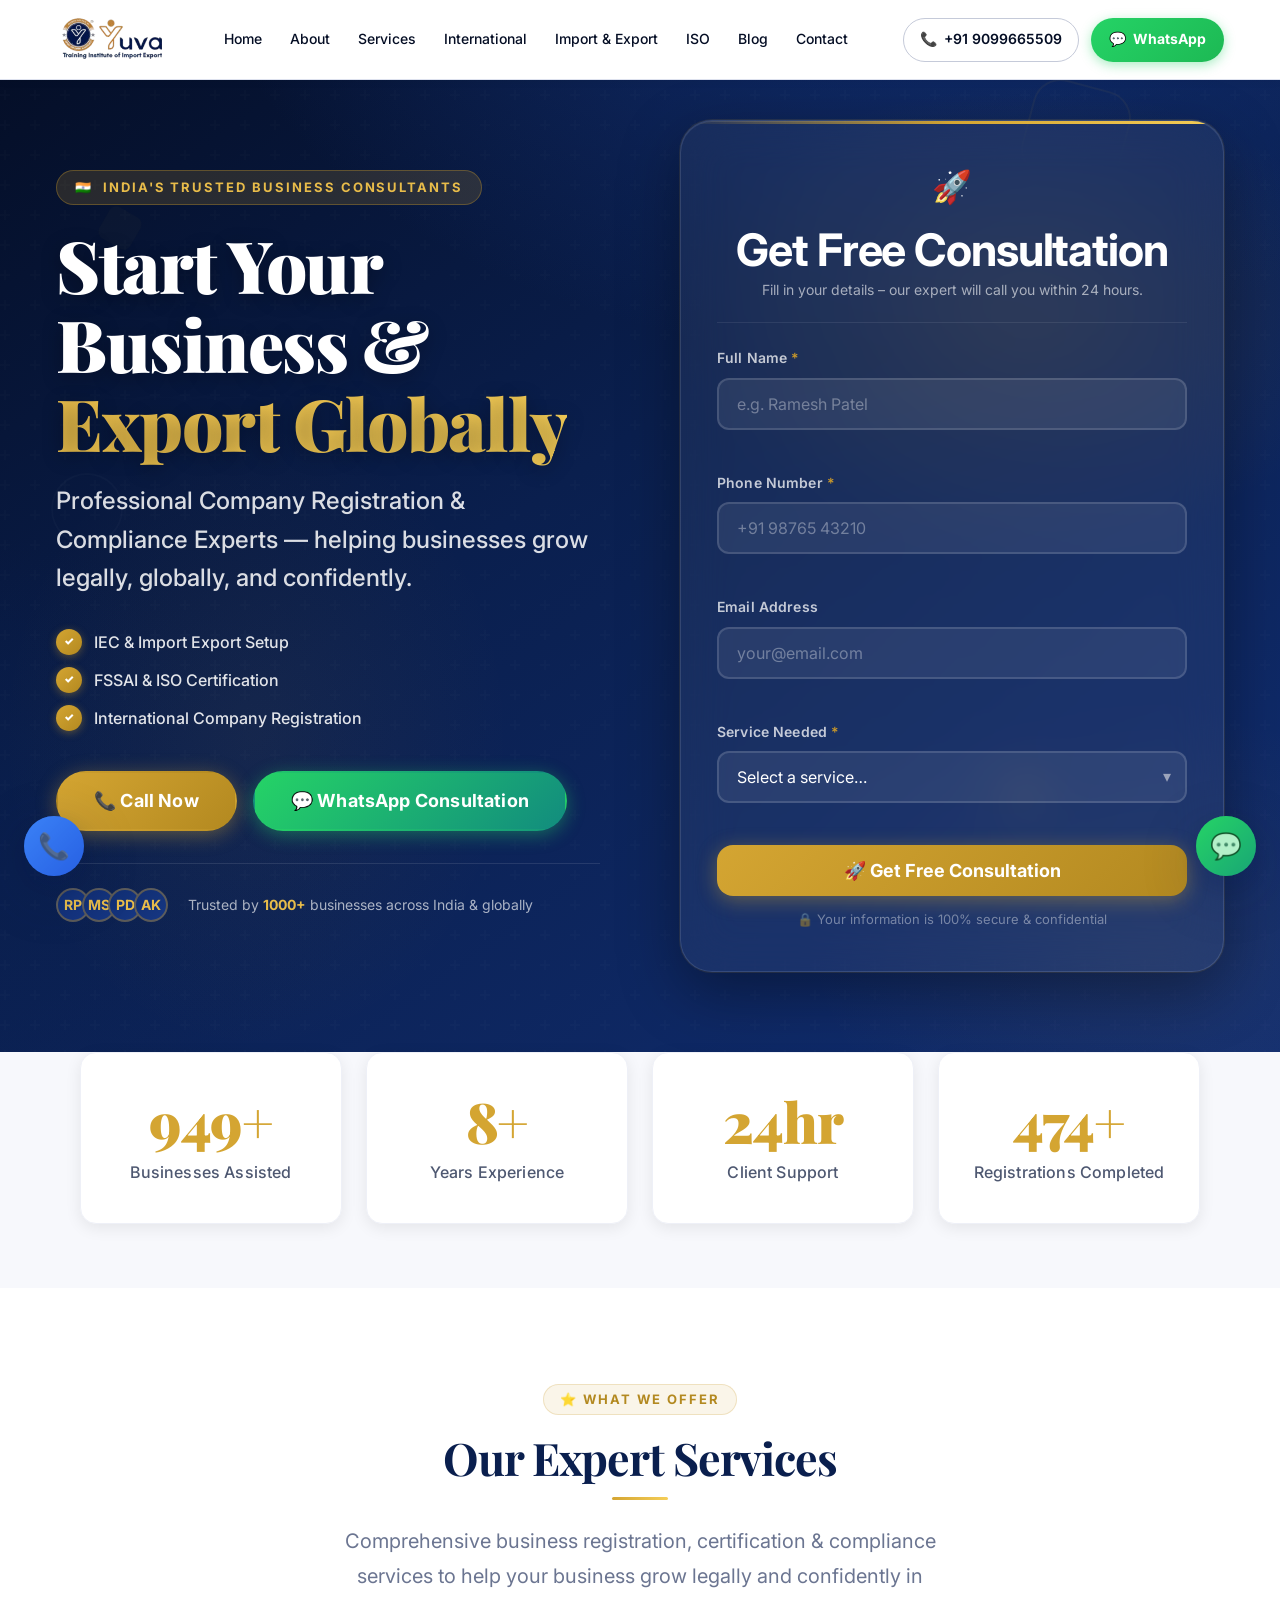
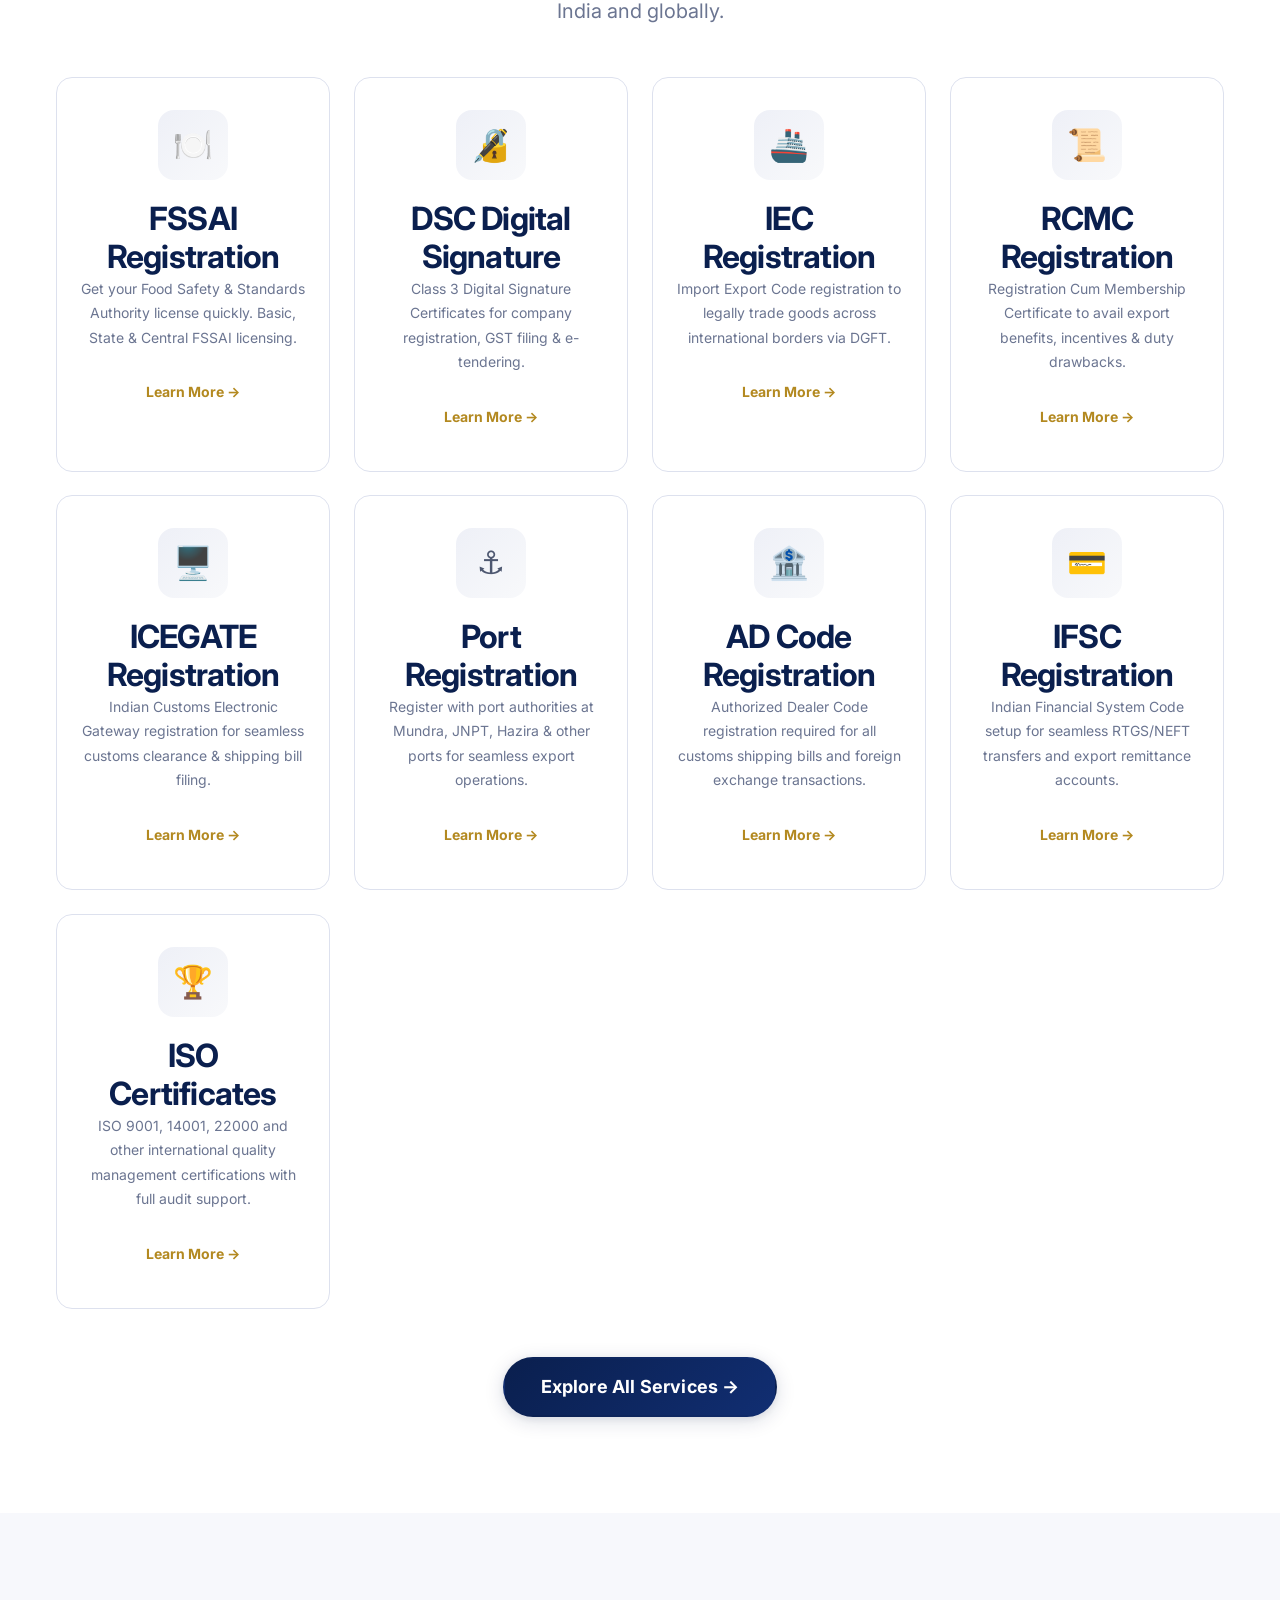
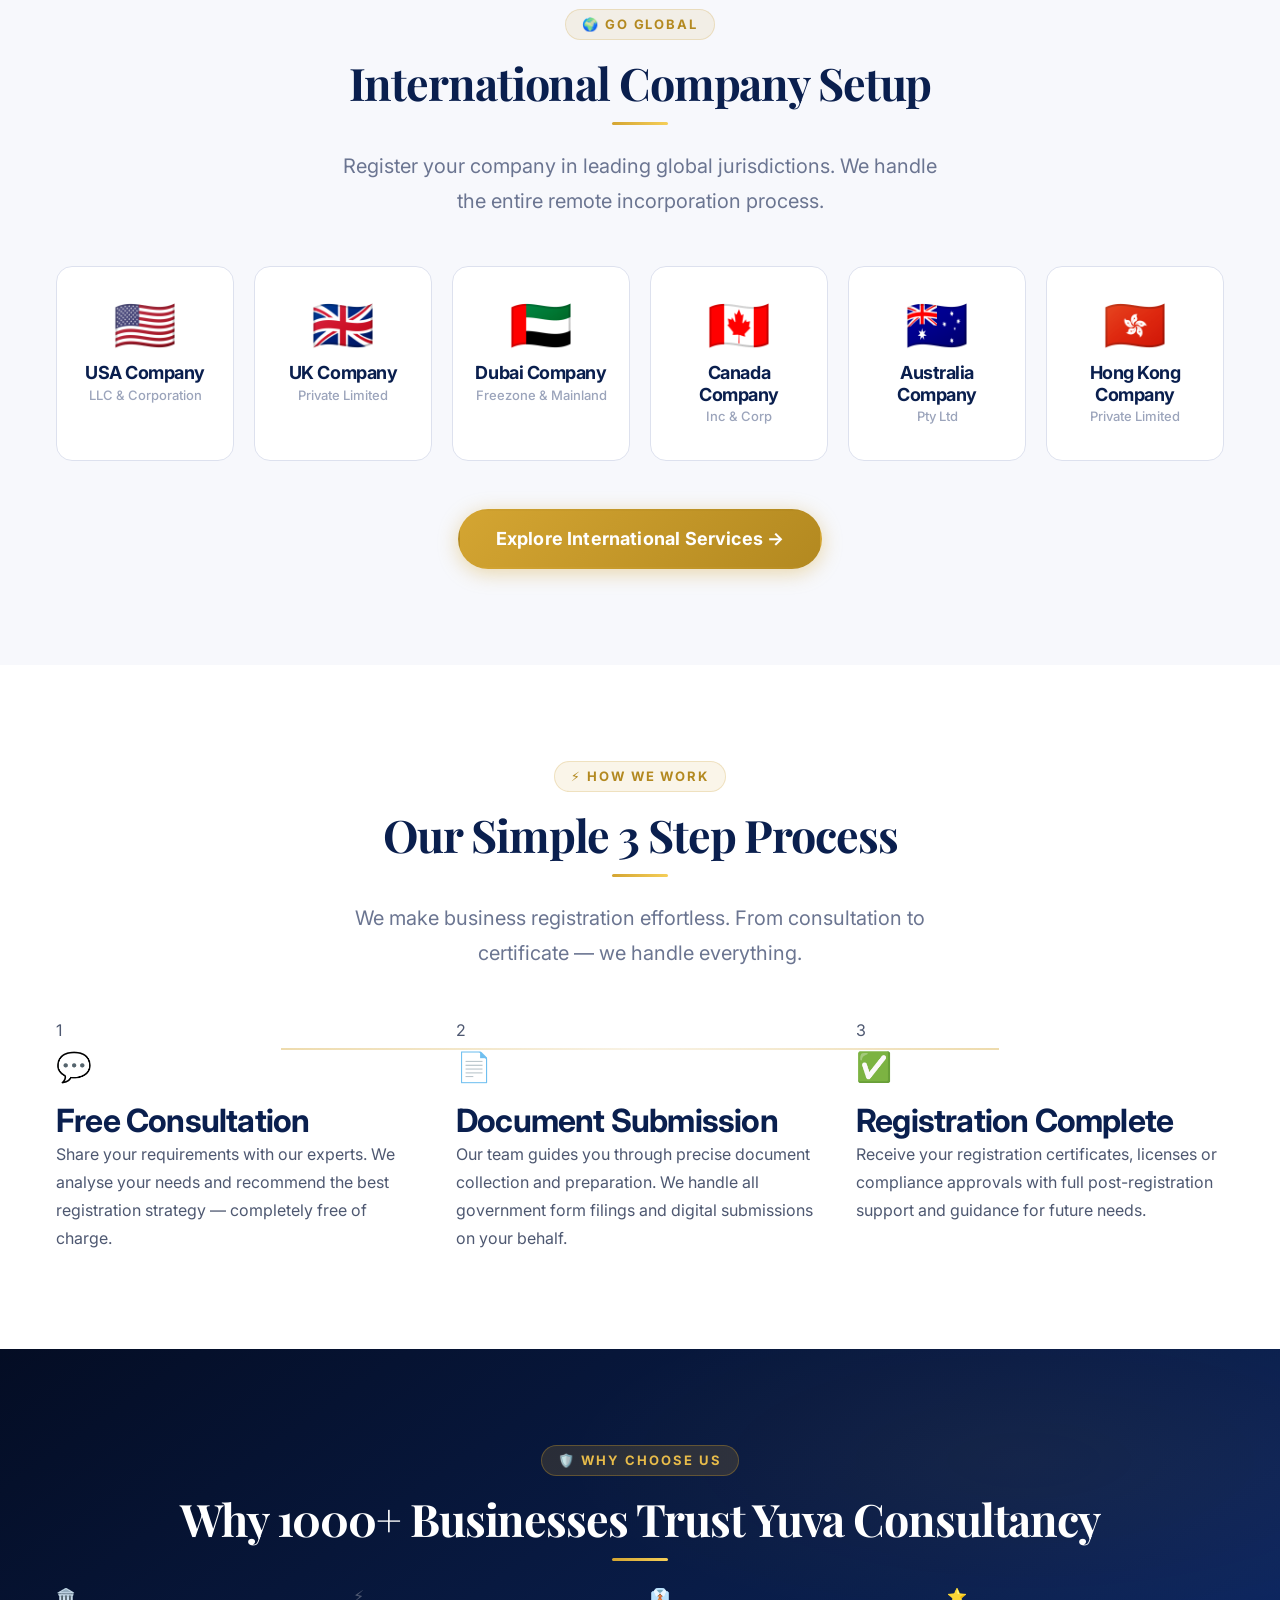
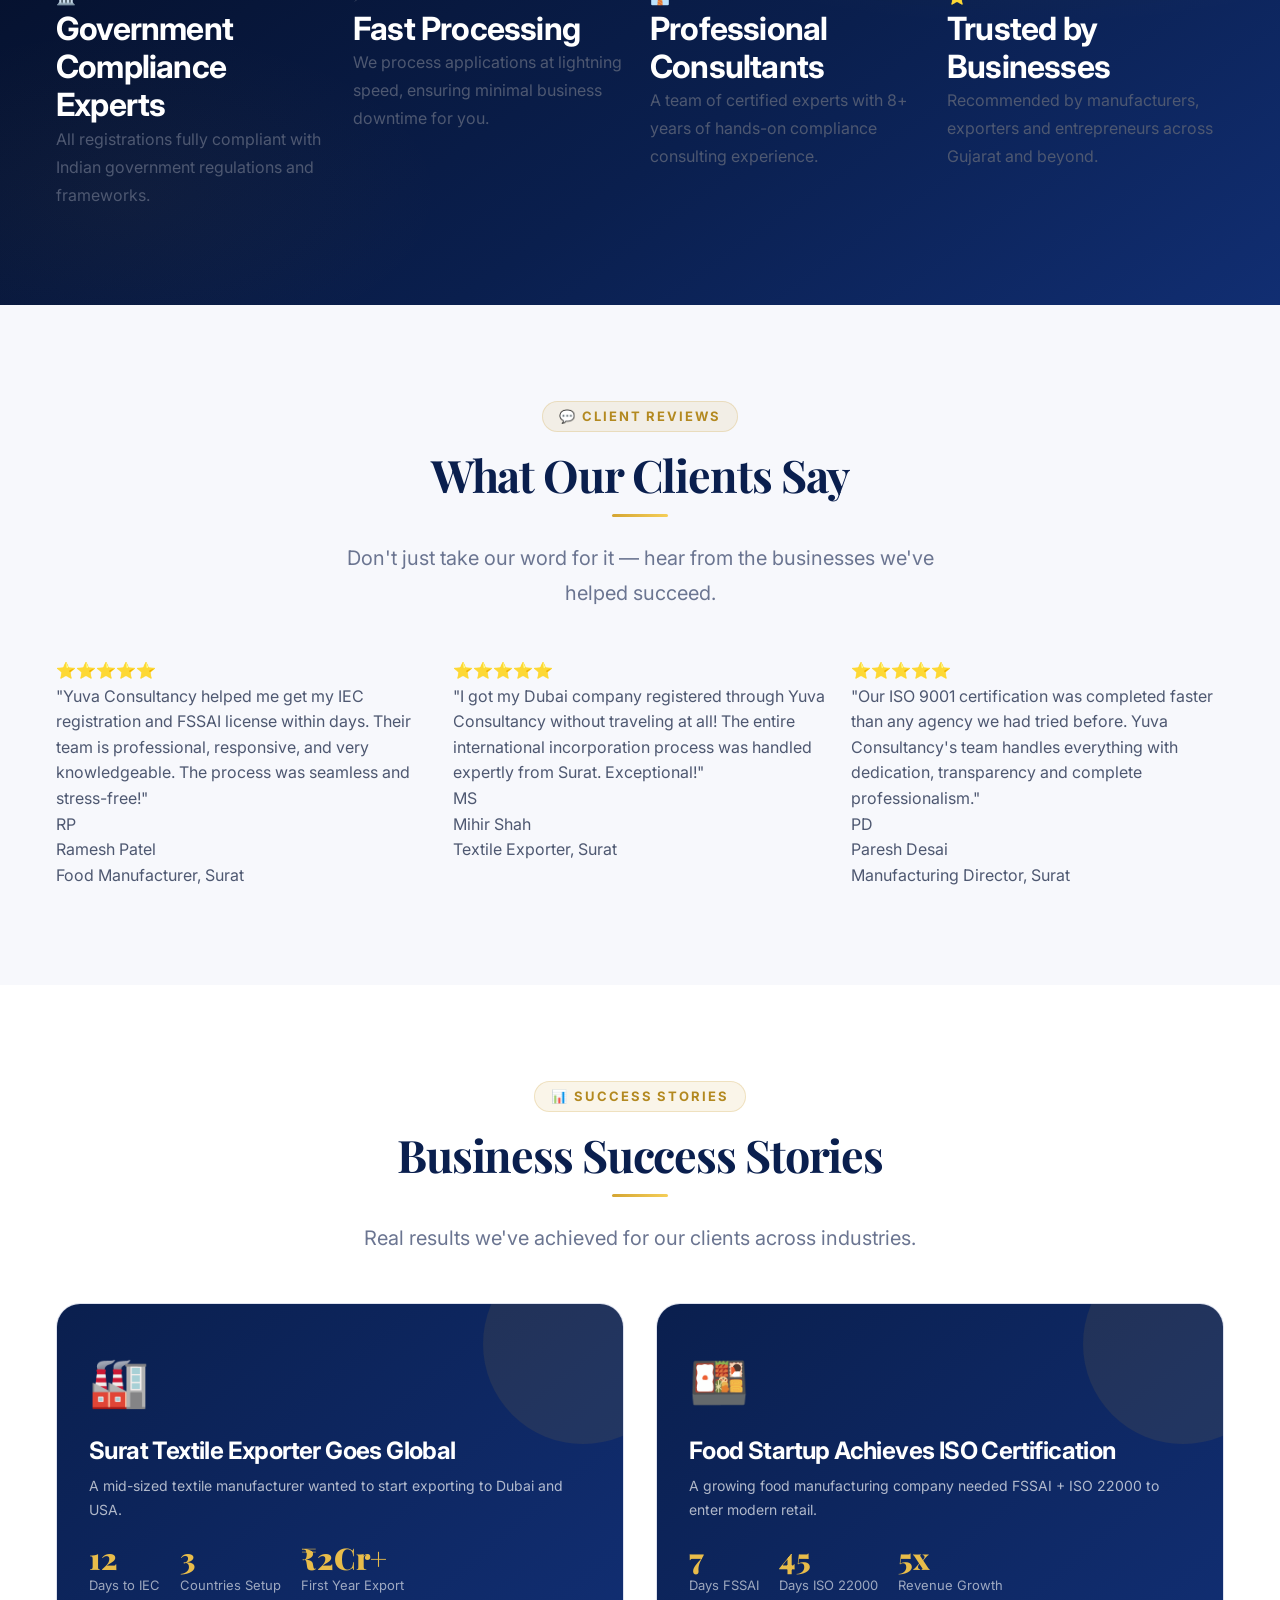
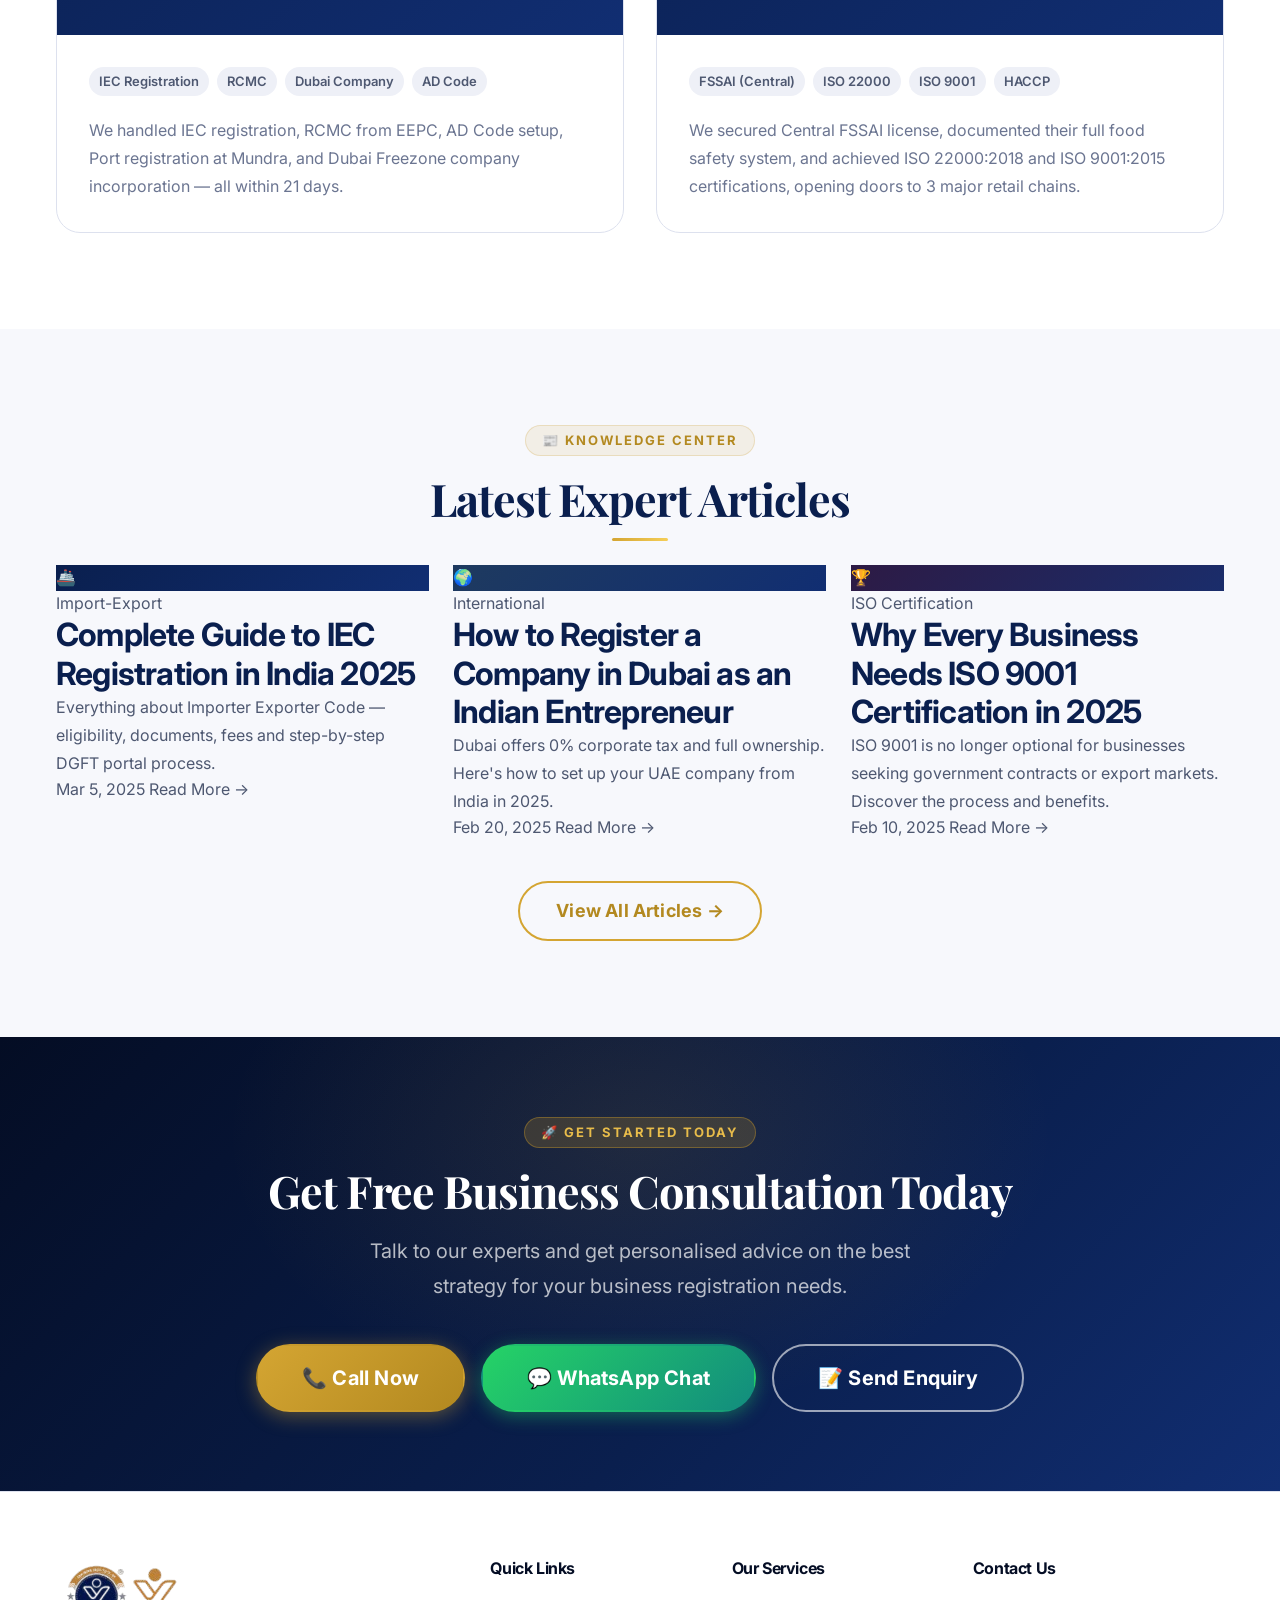
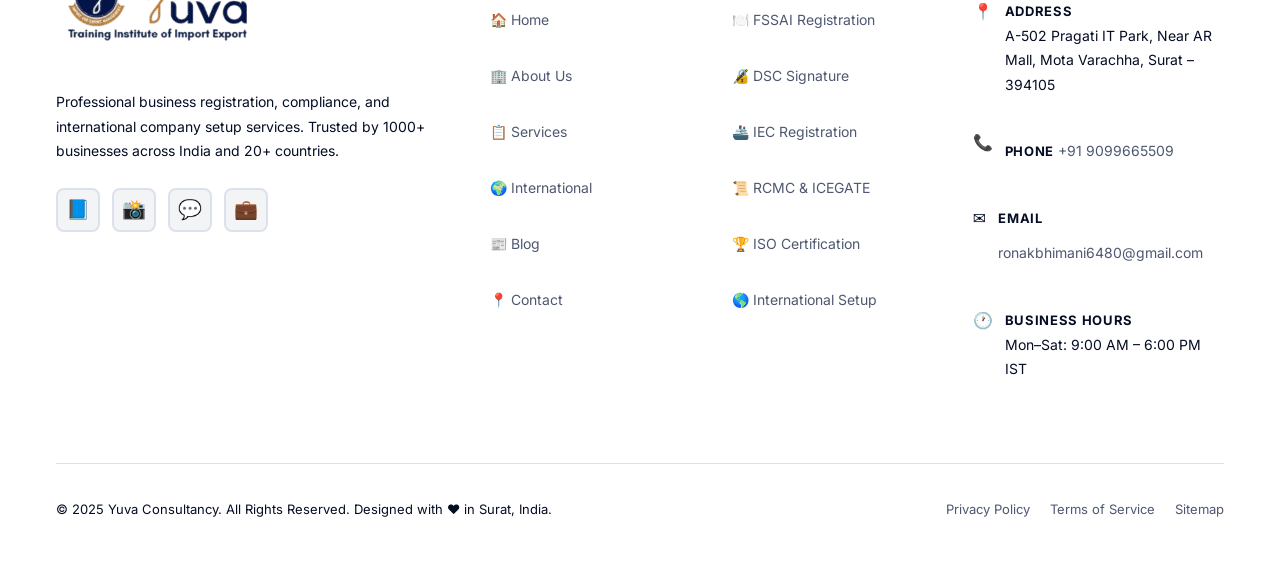
<file: index.html>
﻿<!DOCTYPE html>
<html lang="en">
<head>
  <meta charset="UTF-8" />
  <meta name="viewport" content="width=device-width, initial-scale=1.0" />
  <link rel="preconnect" href="https://fonts.googleapis.com" />
  <link rel="preconnect" href="https://fonts.gstatic.com" crossorigin />
  <meta name="theme-color" content="#0A1F4E" />

  <!-- SEO -->
  <title>Yuva Consultancy | Business Registration & Compliance Experts | Surat</title>
  <meta name="description" content="Yuva Consultancy offers professional company registration, IEC, FSSAI, ISO certification, international company setup and import-export consulting in Surat, India. 1000+ businesses assisted." />
  <meta name="keywords" content="company registration Surat, IEC registration, FSSAI certification, ISO certification, business registration India, import export consultant Surat, Yuva Consultancy" />
  <meta name="author" content="Yuva Consultancy" />
  <meta name="robots" content="index, follow" />

  <!-- Open Graph -->
  <meta property="og:type"        content="website" />
  <meta property="og:title"       content="Yuva Consultancy | Business Registration Experts" />
  <meta property="og:description" content="Professional Company Registration & Compliance Consulting. 1000+ Businesses Assisted. IEC, FSSAI, ISO, International Company Setup." />
  <meta property="og:url"         content="https://yuvaconsultancy.com/" />
  <meta property="og:site_name"   content="Yuva Consultancy" />

  <!-- Twitter Card -->
  <meta name="twitter:card"        content="summary_large_image" />
  <meta name="twitter:title"       content="Yuva Consultancy | Business Registration Experts" />
  <meta name="twitter:description" content="Professional Company Registration & Compliance Consulting in Surat. 1000+ Businesses Assisted." />

  <!-- Canonical -->
  <link rel="canonical" href="https://yuvaconsultancy.com/" />

  <!-- Favicon placeholder -->
  <link rel="icon" type="image/svg+xml" href="data:image/svg+xml,<svg xmlns='http://www.w3.org/2000/svg' viewBox='0 0 100 100'><rect width='100' height='100' rx='20' fill='%230A1F4E'/><text y='.9em' font-size='70' font-family='Arial' font-weight='900' fill='%23C9982A' text-anchor='middle' x='50'>Y</text></svg>" />

  <!-- CSS — load tokens first, then layers -->
  <link rel="stylesheet" href="assets/css/tokens.css" />
  <link rel="stylesheet" href="assets/css/base.css" />
  <link rel="stylesheet" href="assets/css/animations.css" />
  <link rel="stylesheet" href="assets/css/components.css" />
  <link rel="stylesheet" href="assets/css/header.css" />
  <link rel="stylesheet" href="assets/css/hero.css" />
  <link rel="stylesheet" href="assets/css/sections.css" />
  <link rel="stylesheet" href="assets/css/responsive.css" />

  <!-- Page-specific inline styles -->
  <style>
    .blog-grid { display: grid; grid-template-columns: repeat(auto-fill, minmax(320px, 1fr)); gap: var(--sp-6); }
    .mt-neg { margin-top: -48px; }
    .navbar-cta-wrap { margin-left: var(--sp-4); }
  </style>

  <!-- Structured Data (LocalBusiness) -->
  <script type="application/ld+json">
  {
    "@context": "https://schema.org",
    "@type": "LocalBusiness",
    "name": "Yuva Consultancy",
    "description": "Professional business registration, compliance, and international company setup consulting in Surat, India.",
    "address": {
      "@type": "PostalAddress",
      "streetAddress": "A-502 Pragati IT Park, Near AR Mall, Mota Varachha",
      "addressLocality": "Surat",
      "addressRegion": "Gujarat",
      "postalCode": "394105",
      "addressCountry": "IN"
    },
    "telephone": "+919099665509",
    "openingHours": "Mo-Sa 09:00-18:00",
    "priceRange": "₹₹",
    "url": "https://yuvaconsultancy.com"
  }
  </script>
</head>
<body>

<!-- Scroll Progress -->
<div id="scroll-progress"></div>

<!-- ══════════════════════════════════════════
     HEADER
══════════════════════════════════════════ -->
<header class="site-header" role="banner">
  <div class="container header-inner">

    <!-- Logo -->
    <a href="/" class="site-logo" aria-label="Yuva Consultancy – Home">
      <div class="logo-text-group">
        <img src="/assets/images/logo.png" alt="logo">
      </div>
    </a>

    <!-- Desktop Nav -->
    <nav class="main-nav" aria-label="Primary Navigation">
      <a href="/" class="nav-link" data-nav-link>Home</a>
      <a href="/about/" class="nav-link" data-nav-link>About</a>
      <a href="/services/" class="nav-link" data-nav-link>Services</a>
      <a href="/international-company-registration/" class="nav-link" data-nav-link>International</a>
      <a href="/import-export-services/" class="nav-link" data-nav-link>Import &amp; Export</a>
      <a href="/iso-certification/" class="nav-link" data-nav-link>ISO</a>
      <a href="/blog/" class="nav-link" data-nav-link>Blog</a>
      <a href="/contact/" class="nav-link" data-nav-link>Contact</a>
    </nav>

    <!-- Actions -->
    <div class="header-actions">
      <a href="tel:+919099665509" class="header-call-btn" aria-label="Call Yuva Consultancy">
        <span>📞</span>
        <span class="btn-text">+91 9099665509</span>
      </a>
      <a href="#" data-wa class="header-wa-btn" aria-label="WhatsApp Chat">
        <span>💬</span>
        <span class="btn-text">WhatsApp</span>
      </a>
      <button
        id="hamburger-btn"
        class="hamburger-btn"
        aria-label="Toggle Navigation Menu"
        aria-expanded="false"
        aria-controls="mobile-nav"
      >
        <span class="hamburger-line"></span>
        <span class="hamburger-line"></span>
        <span class="hamburger-line"></span>
      </button>
    </div>
  </div>
</header>

<!-- Mobile Nav Drawer -->
<nav id="mobile-nav" class="mobile-nav" aria-label="Mobile Navigation">
  <a href="/"                                    class="mobile-nav-link" data-nav-link>🏠 Home</a>
  <a href="/about/"                              class="mobile-nav-link" data-nav-link>🏢 About Us</a>
  <a href="/services/"                           class="mobile-nav-link" data-nav-link>📋 Services</a>
  <a href="/international-company-registration/" class="mobile-nav-link" data-nav-link>🌍 International Registration</a>
  <a href="/import-export-services/"             class="mobile-nav-link" data-nav-link>🚢 Import &amp; Export</a>
  <a href="/iso-certification/"                  class="mobile-nav-link" data-nav-link>🏆 ISO Certification</a>
  <a href="/blog/"                               class="mobile-nav-link" data-nav-link>📰 Knowledge Blog</a>
  <a href="/contact/"                            class="mobile-nav-link" data-nav-link>📍 Contact Us</a>
  <div class="mobile-nav-actions">
    <a href="tel:+919099665509" class="btn btn-call btn-sm">📞 Call Now</a>
    <a href="#" data-wa class="btn btn-wa btn-sm">💬 WhatsApp</a>
  </div>
</nav>

<!-- ══════════════════════════════════════════
     HERO SECTION
══════════════════════════════════════════ -->
<main>
<section class="hero page-body" id="home" aria-labelledby="hero-heading">
  <!-- Floating decorative shapes -->
  <div class="hero-shape hero-shape-1" aria-hidden="true"></div>
  <div class="hero-shape hero-shape-2" aria-hidden="true"></div>
  <div class="hero-shape hero-shape-3" aria-hidden="true"></div>
  <div class="hero-shape hero-shape-4" aria-hidden="true"></div>

  <div class="container hero-inner">
    <div class="hero-grid">

      <!-- LEFT: Content -->
      <div class="hero-content">
        <div class="hero-eyebrow" aria-label="Trusted Business Consultants">
          🇮🇳 &nbsp;India's Trusted Business Consultants
        </div>

        <h1 class="hero-title" id="hero-heading">
          Start Your Business &amp;<br>
          <span class="accent">Export Globally</span>
        </h1>

        <p class="hero-subtitle">
          Professional Company Registration &amp; Compliance Experts — helping businesses grow legally, globally, and confidently.
        </p>

        <ul class="hero-bullets" aria-label="Key Services">
          <li class="hero-bullet">
            <span class="bullet-check" aria-hidden="true">✓</span>
            IEC &amp; Import Export Setup
          </li>
          <li class="hero-bullet">
            <span class="bullet-check" aria-hidden="true">✓</span>
            FSSAI &amp; ISO Certification
          </li>
          <li class="hero-bullet">
            <span class="bullet-check" aria-hidden="true">✓</span>
            International Company Registration
          </li>
        </ul>

        <div class="hero-cta">
          <a href="tel:+919099665509" class="btn btn-primary btn-lg" id="hero-call-btn">
            📞 Call Now
          </a>
          <a href="#" data-wa class="btn btn-wa btn-lg" id="hero-wa-btn">
            💬 WhatsApp Consultation
          </a>
        </div>

        <div class="hero-trust" role="region" aria-label="Client Trust Indicators">
          <div class="hero-trust-avatars" aria-hidden="true">
            <div class="hero-trust-avatar">RP</div>
            <div class="hero-trust-avatar">MS</div>
            <div class="hero-trust-avatar">PD</div>
            <div class="hero-trust-avatar">AK</div>
          </div>
          <p class="hero-trust-text">
            Trusted by <strong>1000+</strong> businesses across India &amp; globally
          </p>
        </div>
      </div>

      <!-- RIGHT: Lead Form -->
      <div class="hero-form-card" role="complementary" aria-label="Free Consultation Form">
        <div class="form-card-header">
          <span class="icon" aria-hidden="true">🚀</span>
          <h2 class="heading-white">Get Free Consultation</h2>
          <p>Fill in your details – our expert will call you within 24 hours.</p>
        </div>

        <form
          id="hero-form"
          class="js-contact-form js-validate"
          action="https://formsubmit.co/ronakbhimani6480@gmail.com"
          method="POST"
          novalidate
        >
          <!-- FormSubmit hidden config -->
          <input type="hidden" name="_subject"  value="New Consultation Request – Yuva Consultancy" />
          <input type="hidden" name="_captcha"  value="false" />
          <input type="hidden" name="_template" value="table" />

          <div class="form-group">
            <label class="form-label" for="h-name">Full Name <span aria-hidden="true" style="color:#C9982A;">*</span></label>
            <input
              class="form-control" type="text" id="h-name"
              name="Full Name" placeholder="e.g. Ramesh Patel"
              required autocomplete="name"
            />
            <span class="form-error" role="alert" aria-live="polite"></span>
          </div>

          <div class="form-group">
            <label class="form-label" for="h-phone">Phone Number <span aria-hidden="true" style="color:#C9982A;">*</span></label>
            <input
              class="form-control" type="tel" id="h-phone"
              name="Phone Number" placeholder="+91 98765 43210"
              required autocomplete="tel"
            />
            <span class="form-error" role="alert" aria-live="polite"></span>
          </div>

          <div class="form-group">
            <label class="form-label" for="h-email">Email Address</label>
            <input
              class="form-control" type="email" id="h-email"
              name="Email" placeholder="your@email.com"
              autocomplete="email"
            />
            <span class="form-error" role="alert" aria-live="polite"></span>
          </div>

          <div class="form-group">
            <label class="form-label" for="h-service">Service Needed <span aria-hidden="true" style="color:#C9982A;">*</span></label>
            <div class="form-select-wrap">
              <select class="form-control" id="h-service" name="Service Needed" required>
                <option value="" disabled selected>Select a service…</option>
                <optgroup label="Business Registration">
                  <option>FSSAI Registration</option>
                  <option>DSC Digital Signature</option>
                  <option>IEC Registration</option>
                  <option>RCMC Registration</option>
                  <option>ICEGATE Registration</option>
                  <option>Port Registration</option>
                  <option>AD Code Registration</option>
                  <option>IFSC Registration</option>
                  <option>ISO Certification</option>
                </optgroup>
                <optgroup label="International Company Setup">
                  <option>USA Company Registration</option>
                  <option>UK Company Registration</option>
                  <option>Dubai Company Registration</option>
                  <option>Canada Company Registration</option>
                  <option>Australia Company Registration</option>
                  <option>Hong Kong Company Registration</option>
                </optgroup>
                <option>Other</option>
              </select>
            </div>
            <span class="form-error" role="alert" aria-live="polite"></span>
          </div>

          <button type="submit" class="form-submit-btn" id="hero-submit-btn">
            🚀 Get Free Consultation
          </button>

          <div class="form-alert alert" id="hero-form-alert" role="alert" aria-live="assertive"></div>

          <p class="form-privacy" aria-label="Privacy Notice">
            🔒 Your information is 100% secure &amp; confidential
          </p>
        </form>
      </div>

    </div>
  </div>
</section>

<!-- ══════════════════════════════════════════
     STATS BAR
══════════════════════════════════════════ -->
<section class="section section-light" aria-labelledby="stats-heading" style="padding-top:0;padding-bottom:var(--sp-16);">
  <div class="container">
    <h2 class="sr-only" id="stats-heading">Our Track Record</h2>
    <div class="stats-grid-cards" data-stagger="100">
  <div class="stat-card" data-reveal="fade-up">
    <span class="stat-number" data-count="1000" data-suffix="+">0+</span>
    <p class="stat-label">Businesses Assisted</p>
  </div>
  
  <div class="stat-card" data-reveal="fade-up" data-delay="100">
    <span class="stat-number" data-count="8" data-suffix="+">0+</span>
    <p class="stat-label">Years Experience</p>
  </div>
  
  <div class="stat-card" data-reveal="fade-up" data-delay="200">
    <span class="stat-number">24hr</span>
    <p class="stat-label">Client Support</p>
  </div>
  
  <div class="stat-card" data-reveal="fade-up" data-delay="300">
    <span class="stat-number" data-count="500" data-suffix="+">0+</span>
    <p class="stat-label">Registrations Completed</p>
  </div>
</div>
      </div>
    </div>
  </div>
</section>

<!-- ══════════════════════════════════════════
     SERVICES SECTION
══════════════════════════════════════════ -->
<section class="section" id="services" aria-labelledby="services-heading">
  <div class="container">
    <div class="text-center" data-reveal="fade-up">
      <span class="section-eyebrow">⭐ What We Offer</span>
      <h2 class="section-heading" id="services-heading">Our Expert Services</h2>
      <span class="gold-rule"></span>
      <p class="section-subheading">Comprehensive business registration, certification &amp; compliance services to help your business grow legally and confidently in India and globally.</p>
    </div>

    <div class="services-grid" data-stagger="80">

      <article class="service-card card-top-accent" data-reveal="fade-up">
        <div class="service-icon-wrap" aria-hidden="true">🍽️</div>
        <h3 class="h4">FSSAI Registration</h3>
        <p>Get your Food Safety &amp; Standards Authority license quickly. Basic, State &amp; Central FSSAI licensing.</p>
        <a href="/services/" class="service-card-link" data-reveal>Learn More →</a>
      </article>

      <article class="service-card card-top-accent" data-reveal="fade-up">
        <div class="service-icon-wrap" aria-hidden="true">🔏</div>
        <h3 class="h4">DSC Digital Signature</h3>
        <p>Class 3 Digital Signature Certificates for company registration, GST filing &amp; e-tendering.</p>
        <a href="/services/" class="service-card-link">Learn More →</a>
      </article>

      <article class="service-card card-top-accent" data-reveal="fade-up">
        <div class="service-icon-wrap" aria-hidden="true">🚢</div>
        <h3 class="h4">IEC Registration</h3>
        <p>Import Export Code registration to legally trade goods across international borders via DGFT.</p>
        <a href="/import-export-services/" class="service-card-link">Learn More →</a>
      </article>

      <article class="service-card card-top-accent" data-reveal="fade-up">
        <div class="service-icon-wrap" aria-hidden="true">📜</div>
        <h3 class="h4">RCMC Registration</h3>
        <p>Registration Cum Membership Certificate to avail export benefits, incentives &amp; duty drawbacks.</p>
        <a href="/services/" class="service-card-link">Learn More →</a>
      </article>

      <article class="service-card card-top-accent" data-reveal="fade-up">
        <div class="service-icon-wrap" aria-hidden="true">🖥️</div>
        <h3 class="h4">ICEGATE Registration</h3>
        <p>Indian Customs Electronic Gateway registration for seamless customs clearance &amp; shipping bill filing.</p>
        <a href="/services/" class="service-card-link">Learn More →</a>
      </article>

      <article class="service-card card-top-accent" data-reveal="fade-up">
        <div class="service-icon-wrap" aria-hidden="true">⚓</div>
        <h3 class="h4">Port Registration</h3>
        <p>Register with port authorities at Mundra, JNPT, Hazira &amp; other ports for seamless export operations.</p>
        <a href="/import-export-services/" class="service-card-link">Learn More →</a>
      </article>

      <article class="service-card card-top-accent" data-reveal="fade-up">
        <div class="service-icon-wrap" aria-hidden="true">🏦</div>
        <h3 class="h4">AD Code Registration</h3>
        <p>Authorized Dealer Code registration required for all customs shipping bills and foreign exchange transactions.</p>
        <a href="/services/" class="service-card-link">Learn More →</a>
      </article>

      <article class="service-card card-top-accent" data-reveal="fade-up">
        <div class="service-icon-wrap" aria-hidden="true">💳</div>
        <h3 class="h4">IFSC Registration</h3>
        <p>Indian Financial System Code setup for seamless RTGS/NEFT transfers and export remittance accounts.</p>
        <a href="/services/" class="service-card-link">Learn More →</a>
      </article>

      <article class="service-card card-top-accent" data-reveal="fade-up">
        <div class="service-icon-wrap" aria-hidden="true">🏆</div>
        <h3 class="h4">ISO Certificates</h3>
        <p>ISO 9001, 14001, 22000 and other international quality management certifications with full audit support.</p>
        <a href="/iso-certification/" class="service-card-link">Learn More →</a>
      </article>

    </div>

    <div class="text-center" style="margin-top:var(--sp-12);" data-reveal="fade-up">
      <a href="/services/" class="btn btn-navy btn-lg">Explore All Services →</a>
    </div>
  </div>
</section>

<!-- ══════════════════════════════════════════
     INTERNATIONAL COMPANY SETUP
══════════════════════════════════════════ -->
<section class="section section-light" id="international" aria-labelledby="intl-heading">
  <div class="container">
    <div class="text-center" data-reveal="fade-up">
      <span class="section-eyebrow">🌍 Go Global</span>
      <h2 class="section-heading" id="intl-heading">International Company Setup</h2>
      <span class="gold-rule"></span>
      <p class="section-subheading">Register your company in leading global jurisdictions. We handle the entire remote incorporation process.</p>
    </div>

    <div class="countries-grid" data-stagger="80">
      <div class="country-card" data-reveal="scale-in">
        <span class="country-flag" aria-label="United States">🇺🇸</span>
        <h3 class="h4" style="font-size:var(--fs-md);">USA Company</h3>
        <p>LLC &amp; Corporation</p>
      </div>
      <div class="country-card" data-reveal="scale-in">
        <span class="country-flag" aria-label="United Kingdom">🇬🇧</span>
        <h3 class="h4" style="font-size:var(--fs-md);">UK Company</h3>
        <p>Private Limited</p>
      </div>
      <div class="country-card" data-reveal="scale-in">
        <span class="country-flag" aria-label="United Arab Emirates">🇦🇪</span>
        <h3 class="h4" style="font-size:var(--fs-md);">Dubai Company</h3>
        <p>Freezone &amp; Mainland</p>
      </div>
      <div class="country-card" data-reveal="scale-in">
        <span class="country-flag" aria-label="Canada">🇨🇦</span>
        <h3 class="h4" style="font-size:var(--fs-md);">Canada Company</h3>
        <p>Inc &amp; Corp</p>
      </div>
      <div class="country-card" data-reveal="scale-in">
        <span class="country-flag" aria-label="Australia">🇦🇺</span>
        <h3 class="h4" style="font-size:var(--fs-md);">Australia Company</h3>
        <p>Pty Ltd</p>
      </div>
      <div class="country-card" data-reveal="scale-in">
        <span class="country-flag" aria-label="Hong Kong">🇭🇰</span>
        <h3 class="h4" style="font-size:var(--fs-md);">Hong Kong Company</h3>
        <p>Private Limited</p>
      </div>
    </div>

    <div class="text-center" style="margin-top:var(--sp-12);" data-reveal="fade-up">
      <a href="/international-company-registration/" class="btn btn-primary btn-lg">Explore International Services →</a>
    </div>
  </div>
</section>

<!-- ══════════════════════════════════════════
     3-STEP PROCESS
══════════════════════════════════════════ -->
<section class="section" id="process" aria-labelledby="process-heading">
  <div class="container">
    <div class="text-center" data-reveal="fade-up">
      <span class="section-eyebrow">⚡ How We Work</span>
      <h2 class="section-heading" id="process-heading">Our Simple 3 Step Process</h2>
      <span class="gold-rule"></span>
      <p class="section-subheading">We make business registration effortless. From consultation to certificate — we handle everything.</p>
    </div>

    <div class="process-grid">
      <div class="process-step-card" data-reveal="fade-up" data-delay="100">
        <div class="step-num" aria-label="Step 1">1</div>
        <div style="font-size:1.8rem;margin-bottom:var(--sp-3);" aria-hidden="true">💬</div>
        <h3 class="step-title">Free Consultation</h3>
        <p class="step-desc">Share your requirements with our experts. We analyse your needs and recommend the best registration strategy — completely free of charge.</p>
      </div>
      <div class="process-step-card" data-reveal="fade-up" data-delay="250">
        <div class="step-num" aria-label="Step 2">2</div>
        <div style="font-size:1.8rem;margin-bottom:var(--sp-3);" aria-hidden="true">📄</div>
        <h3 class="step-title">Document Submission</h3>
        <p class="step-desc">Our team guides you through precise document collection and preparation. We handle all government form filings and digital submissions on your behalf.</p>
      </div>
      <div class="process-step-card" data-reveal="fade-up" data-delay="400">
        <div class="step-num" aria-label="Step 3">3</div>
        <div style="font-size:1.8rem;margin-bottom:var(--sp-3);" aria-hidden="true">✅</div>
        <h3 class="step-title">Registration Complete</h3>
        <p class="step-desc">Receive your registration certificates, licenses or compliance approvals with full post-registration support and guidance for future needs.</p>
      </div>
    </div>
  </div>
</section>

<!-- ══════════════════════════════════════════
     TRUST BADGES
══════════════════════════════════════════ -->
<section class="section section-navy" id="trust" aria-labelledby="trust-heading">
  <div class="container" style="position:relative;z-index:1;">
    <div class="text-center" data-reveal="fade-up">
      <span class="section-eyebrow">🛡️ Why Choose Us</span>
      <h2 class="section-heading" style="color:var(--clr-white);" id="trust-heading">
        Why 1000+ Businesses Trust Yuva Consultancy
      </h2>
      <span class="gold-rule"></span>
    </div>

    <div class="trust-grid" data-stagger="100">
      <div class="trust-badge" data-reveal="fade-up">
        <div class="trust-badge-icon" aria-hidden="true">🏛️</div>
        <h3 class="h4" style="color:var(--clr-white);">Government Compliance Experts</h3>
        <p>All registrations fully compliant with Indian government regulations and frameworks.</p>
      </div>
      <div class="trust-badge" data-reveal="fade-up">
        <div class="trust-badge-icon" aria-hidden="true">⚡</div>
        <h3 class="h4" style="color:var(--clr-white);">Fast Processing</h3>
        <p>We process applications at lightning speed, ensuring minimal business downtime for you.</p>
      </div>
      <div class="trust-badge" data-reveal="fade-up">
        <div class="trust-badge-icon" aria-hidden="true">👔</div>
        <h3 class="h4" style="color:var(--clr-white);">Professional Consultants</h3>
        <p>A team of certified experts with 8+ years of hands-on compliance consulting experience.</p>
      </div>
      <div class="trust-badge" data-reveal="fade-up">
        <div class="trust-badge-icon" aria-hidden="true">⭐</div>
        <h3 class="h4" style="color:var(--clr-white);">Trusted by Businesses</h3>
        <p>Recommended by manufacturers, exporters and entrepreneurs across Gujarat and beyond.</p>
      </div>
    </div>
  </div>
</section>

<!-- ══════════════════════════════════════════
     TESTIMONIALS
══════════════════════════════════════════ -->
<section class="section section-light" id="testimonials" aria-labelledby="testimonials-heading">
  <div class="container">
    <div class="text-center" data-reveal="fade-up">
      <span class="section-eyebrow">💬 Client Reviews</span>
      <h2 class="section-heading" id="testimonials-heading">What Our Clients Say</h2>
      <span class="gold-rule"></span>
      <p class="section-subheading">Don't just take our word for it — hear from the businesses we've helped succeed.</p>
    </div>

    <div class="testimonials-grid" data-stagger="120">
      <article class="testimonial-card" data-reveal="fade-up">
        <div class="stars" aria-label="5 out of 5 stars">
          <span class="star">⭐</span><span class="star">⭐</span><span class="star">⭐</span><span class="star">⭐</span><span class="star">⭐</span>
        </div>
        <blockquote class="testimonial-text">
          "Yuva Consultancy helped me get my IEC registration and FSSAI license within days. Their team is professional, responsive, and very knowledgeable. The process was seamless and stress-free!"
        </blockquote>
        <div class="testimonial-author">
          <div class="avatar avatar-md" aria-hidden="true">RP</div>
          <div>
            <div class="author-name">Ramesh Patel</div>
            <div class="author-role">Food Manufacturer, Surat</div>
          </div>
        </div>
      </article>

      <article class="testimonial-card" data-reveal="fade-up">
        <div class="stars" aria-label="5 out of 5 stars">
          <span class="star">⭐</span><span class="star">⭐</span><span class="star">⭐</span><span class="star">⭐</span><span class="star">⭐</span>
        </div>
        <blockquote class="testimonial-text">
          "I got my Dubai company registered through Yuva Consultancy without traveling at all! The entire international incorporation process was handled expertly from Surat. Exceptional!"
        </blockquote>
        <div class="testimonial-author">
          <div class="avatar avatar-md" aria-hidden="true">MS</div>
          <div>
            <div class="author-name">Mihir Shah</div>
            <div class="author-role">Textile Exporter, Surat</div>
          </div>
        </div>
      </article>

      <article class="testimonial-card" data-reveal="fade-up">
        <div class="stars" aria-label="5 out of 5 stars">
          <span class="star">⭐</span><span class="star">⭐</span><span class="star">⭐</span><span class="star">⭐</span><span class="star">⭐</span>
        </div>
        <blockquote class="testimonial-text">
          "Our ISO 9001 certification was completed faster than any agency we had tried before. Yuva Consultancy's team handles everything with dedication, transparency and complete professionalism."
        </blockquote>
        <div class="testimonial-author">
          <div class="avatar avatar-md" aria-hidden="true">PD</div>
          <div>
            <div class="author-name">Paresh Desai</div>
            <div class="author-role">Manufacturing Director, Surat</div>
          </div>
        </div>
      </article>
    </div>
  </div>
</section>

<!-- ══════════════════════════════════════════
     CASE STUDIES
══════════════════════════════════════════ -->
<section class="section" id="case-studies" aria-labelledby="cs-heading">
  <div class="container">
    <div class="text-center" data-reveal="fade-up">
      <span class="section-eyebrow">📊 Success Stories</span>
      <h2 class="section-heading" id="cs-heading">Business Success Stories</h2>
      <span class="gold-rule"></span>
      <p class="section-subheading">Real results we've achieved for our clients across industries.</p>
    </div>

    <div class="case-studies-grid">
      <div class="case-study-card" data-reveal="fade-left">
        <div class="case-study-header">
          <span class="case-study-emoji" aria-hidden="true">🏭</span>
          <h3>Surat Textile Exporter Goes Global</h3>
          <p>A mid-sized textile manufacturer wanted to start exporting to Dubai and USA.</p>
          <div class="case-study-metrics">
            <div class="metric-item"><div class="m-val">12</div><div class="m-label">Days to IEC</div></div>
            <div class="metric-item"><div class="m-val">3</div><div class="m-label">Countries Setup</div></div>
            <div class="metric-item"><div class="m-val">₹2Cr+</div><div class="m-label">First Year Export</div></div>
          </div>
        </div>
        <div class="case-study-body">
          <div class="case-study-tags">
            <span class="case-tag">IEC Registration</span>
            <span class="case-tag">RCMC</span>
            <span class="case-tag">Dubai Company</span>
            <span class="case-tag">AD Code</span>
          </div>
          <p>We handled IEC registration, RCMC from EEPC, AD Code setup, Port registration at Mundra, and Dubai Freezone company incorporation — all within 21 days.</p>
        </div>
      </div>

      <div class="case-study-card" data-reveal="fade-right">
        <div class="case-study-header">
          <span class="case-study-emoji" aria-hidden="true">🍱</span>
          <h3>Food Startup Achieves ISO Certification</h3>
          <p>A growing food manufacturing company needed FSSAI + ISO 22000 to enter modern retail.</p>
          <div class="case-study-metrics">
            <div class="metric-item"><div class="m-val">7</div><div class="m-label">Days FSSAI</div></div>
            <div class="metric-item"><div class="m-val">45</div><div class="m-label">Days ISO 22000</div></div>
            <div class="metric-item"><div class="m-val">5x</div><div class="m-label">Revenue Growth</div></div>
          </div>
        </div>
        <div class="case-study-body">
          <div class="case-study-tags">
            <span class="case-tag">FSSAI (Central)</span>
            <span class="case-tag">ISO 22000</span>
            <span class="case-tag">ISO 9001</span>
            <span class="case-tag">HACCP</span>
          </div>
          <p>We secured Central FSSAI license, documented their full food safety system, and achieved ISO 22000:2018 and ISO 9001:2015 certifications, opening doors to 3 major retail chains.</p>
        </div>
      </div>
    </div>
  </div>
</section>

<!-- ══════════════════════════════════════════
     BLOG PREVIEW
══════════════════════════════════════════ -->
<section class="section section-light" id="blog" aria-labelledby="blog-heading">
  <div class="container">
    <div class="text-center" data-reveal="fade-up">
      <span class="section-eyebrow">📰 Knowledge Center</span>
      <h2 class="section-heading" id="blog-heading">Latest Expert Articles</h2>
      <span class="gold-rule"></span>
    </div>

    <div class="blog-grid" data-stagger="120">
      <article class="blog-card" data-reveal="fade-up">
        <div class="blog-thumb" style="background:linear-gradient(135deg,var(--clr-navy),var(--clr-navy-80));">
          <span aria-hidden="true">🚢</span>
          <div class="blog-thumb-inner"></div>
        </div>
        <div class="blog-content">
          <span class="blog-cat">Import-Export</span>
          <h3 class="blog-title">Complete Guide to IEC Registration in India 2025</h3>
          <p class="blog-excerpt">Everything about Importer Exporter Code — eligibility, documents, fees and step-by-step DGFT portal process.</p>
          <div class="blog-meta">
            <span>Mar 5, 2025</span>
            <a href="/blog/" class="blog-read-more">Read More →</a>
          </div>
        </div>
      </article>

      <article class="blog-card" data-reveal="fade-up">
        <div class="blog-thumb" style="background:linear-gradient(135deg,#1e3a5f,var(--clr-navy-80));">
          <span aria-hidden="true">🌍</span>
          <div class="blog-thumb-inner"></div>
        </div>
        <div class="blog-content">
          <span class="blog-cat">International</span>
          <h3 class="blog-title">How to Register a Company in Dubai as an Indian Entrepreneur</h3>
          <p class="blog-excerpt">Dubai offers 0% corporate tax and full ownership. Here's how to set up your UAE company from India in 2025.</p>
          <div class="blog-meta">
            <span>Feb 20, 2025</span>
            <a href="/blog/" class="blog-read-more">Read More →</a>
          </div>
        </div>
      </article>

      <article class="blog-card" data-reveal="fade-up">
        <div class="blog-thumb" style="background:linear-gradient(135deg,#2d1a44,#1a2d6b);">
          <span aria-hidden="true">🏆</span>
          <div class="blog-thumb-inner"></div>
        </div>
        <div class="blog-content">
          <span class="blog-cat">ISO Certification</span>
          <h3 class="blog-title">Why Every Business Needs ISO 9001 Certification in 2025</h3>
          <p class="blog-excerpt">ISO 9001 is no longer optional for businesses seeking government contracts or export markets. Discover the process and benefits.</p>
          <div class="blog-meta">
            <span>Feb 10, 2025</span>
            <a href="/blog/" class="blog-read-more">Read More →</a>
          </div>
        </div>
      </article>
    </div>

    <div class="text-center" style="margin-top:var(--sp-10);" data-reveal="fade-up">
      <a href="/blog/" class="btn btn-outline-gold btn-lg">View All Articles →</a>
    </div>
  </div>
</section>

<!-- ══════════════════════════════════════════
     CTA BANNER
══════════════════════════════════════════ -->
<section class="cta-banner" aria-labelledby="cta-heading">
  <div class="container">
    <div data-reveal="fade-up">
      <span class="section-eyebrow" style="background:rgba(201,152,42,0.2);color:var(--clr-gold-light);border-color:rgba(201,152,42,0.4);">🚀 Get Started Today</span>
      <h2 id="cta-heading">Get Free Business Consultation Today</h2>
      <p>Talk to our experts and get personalised advice on the best strategy for your business registration needs.</p>
      <div class="cta-btn-group">
        <a href="tel:+919099665509" class="btn btn-primary btn-xl" id="cta-call-btn">📞 Call Now</a>
        <a href="#" data-wa class="btn btn-wa btn-xl" id="cta-wa-btn">💬 WhatsApp Chat</a>
        <a href="/contact/" class="btn btn-outline-white btn-xl">📝 Send Enquiry</a>
      </div>
    </div>
  </div>
</section>
</main>

<!-- ══════════════════════════════════════════
     FOOTER
══════════════════════════════════════════ -->
<footer class="site-footer" role="contentinfo">
  <div class="container">
    <div class="footer-grid">

      <!-- Brand -->
      <div>
        <a href="/" class="site-logo" style="margin-bottom:var(--sp-4);">
          <img src="/assets/images/logo.png" alt="Yuva Consultancy Logo">
        </a>
        <p class="footer-brand-desc">
          Professional business registration, compliance, and international company setup services. Trusted by 1000+ businesses across India and 20+ countries.
        </p>
        <div class="footer-social" aria-label="Social Media Links">
          <a href="#" class="social-icon" title="Facebook" aria-label="Facebook">📘</a>
          <a href="#" class="social-icon" title="Instagram" aria-label="Instagram">📸</a>
          <a href="#" data-wa class="social-icon" title="WhatsApp" aria-label="WhatsApp">💬</a>
          <a href="#" class="social-icon" title="LinkedIn" aria-label="LinkedIn">💼</a>
        </div>
      </div>

      <!-- Quick Links -->
      <div>
        <h3 class="footer-col-title">Quick Links</h3>
        <nav class="footer-links" aria-label="Footer Navigation">
          <a href="/"           class="footer-link">🏠 Home</a>
          <a href="/about/"     class="footer-link">🏢 About Us</a>
          <a href="/services/"  class="footer-link">📋 Services</a>
          <a href="/international-company-registration/" class="footer-link">🌍 International</a>
          <a href="/blog/"      class="footer-link">📰 Blog</a>
          <a href="/contact/"   class="footer-link">📍 Contact</a>
        </nav>
      </div>

      <!-- Services -->
      <div>
        <h3 class="footer-col-title">Our Services</h3>
        <nav class="footer-links" aria-label="Services Navigation">
          <a href="/services/" class="footer-link">🍽️ FSSAI Registration</a>
          <a href="/services/" class="footer-link">🔏 DSC Signature</a>
          <a href="/import-export-services/" class="footer-link">🚢 IEC Registration</a>
          <a href="/services/" class="footer-link">📜 RCMC &amp; ICEGATE</a>
          <a href="/iso-certification/" class="footer-link">🏆 ISO Certification</a>
          <a href="/international-company-registration/" class="footer-link">🌎 International Setup</a>
        </nav>
      </div>

      <!-- Contact -->
      <div>
        <h3 class="footer-col-title">Contact Us</h3>
        <address class="footer-contact-list" style="font-style:normal;">
          <div class="footer-contact-item">
            <span class="contact-icon">📍</span>
            <div class="contact-info-text">
              <span class="info-label">Address</span>
              <span class="info-val">A-502 Pragati IT Park, Near AR Mall, Mota Varachha, Surat – 394105</span>
            </div>
          </div>
          <div class="footer-contact-item">
            <span class="contact-icon">📞</span>
            <div class="contact-info-text">
              <span class="info-label">Phone</span>
              <a href="tel:+919099665509" class="info-val">+91 9099665509</a>
            </div>
          </div>
          <div class="footer-contact-item">
            <span class="contact-icon">✉️</span>
            <div class="contact-info-text">
              <span class="info-label">Email</span>
              <a href="mailto:ronakbhimani6480@gmail.com" class="info-val">ronakbhimani6480@gmail.com</a>
            </div>
          </div>
          <div class="footer-contact-item">
            <span class="contact-icon">🕐</span>
            <div class="contact-info-text">
              <span class="info-label">Business Hours</span>
              <span class="info-val">Mon–Sat: 9:00 AM – 6:00 PM IST</span>
            </div>
          </div>
        </address>
      </div>

    </div><!-- /footer-grid -->

    <div class="footer-bottom">
      <p>© 2025 Yuva Consultancy. All Rights Reserved. Designed with ❤️ in Surat, India.</p>
      <nav class="footer-legal-links" aria-label="Legal Links">
        <a href="/contact/">Privacy Policy</a>
        <a href="/contact/">Terms of Service</a>
        <a href="/sitemap.xml">Sitemap</a>
      </nav>
    </div>
  </div>
</footer>

<!-- ══════════════════════════════════════════
     FLOATING BUTTONS
══════════════════════════════════════════ -->
<!-- WhatsApp (bottom right) -->
<div class="float-btn-group-right" aria-label="Quick Contact Buttons">
  <a href="#" data-wa class="float-action-btn float-wa-btn" title="Chat on WhatsApp" aria-label="Chat on WhatsApp">
    <span class="float-label" aria-hidden="true">Chat on WhatsApp</span>
    💬
  </a>
</div>

<!-- Call (bottom left) -->
<div class="float-btn-group-left">
  <a href="tel:+919099665509" class="float-action-btn float-call-btn left" title="Call Now" aria-label="Call Yuva Consultancy">
    <span class="float-label" aria-hidden="true">Call Now</span>
    📞
  </a>
</div>

<!-- ══════════════════════════════════════════
     JAVASCRIPT (defer for performance)
══════════════════════════════════════════ -->
<script src="assets/js/core.js"       defer></script>
<script src="assets/js/animations.js" defer></script>
<script src="assets/js/counter.js"    defer></script>
<script src="assets/js/forms.js"      defer></script>
<script src="assets/js/wa.js"         defer></script>

</body>
</html>
</file>
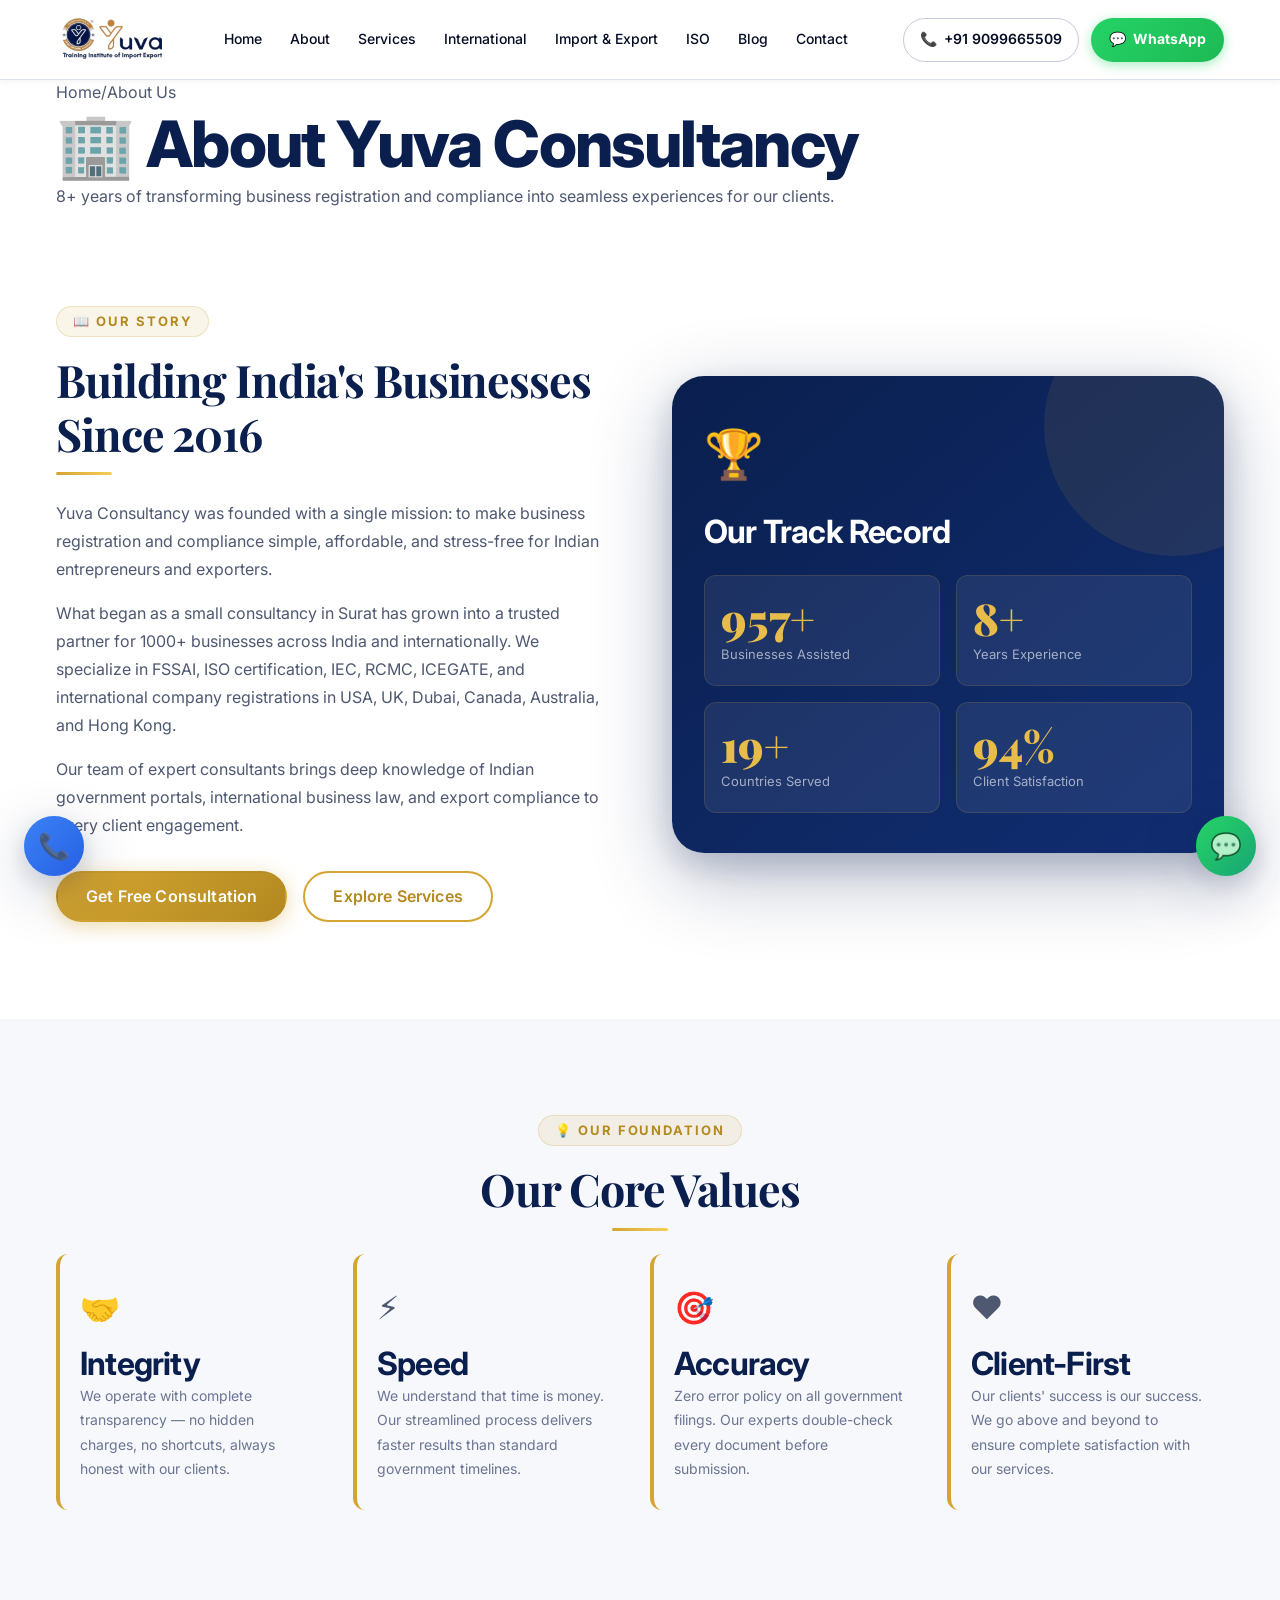
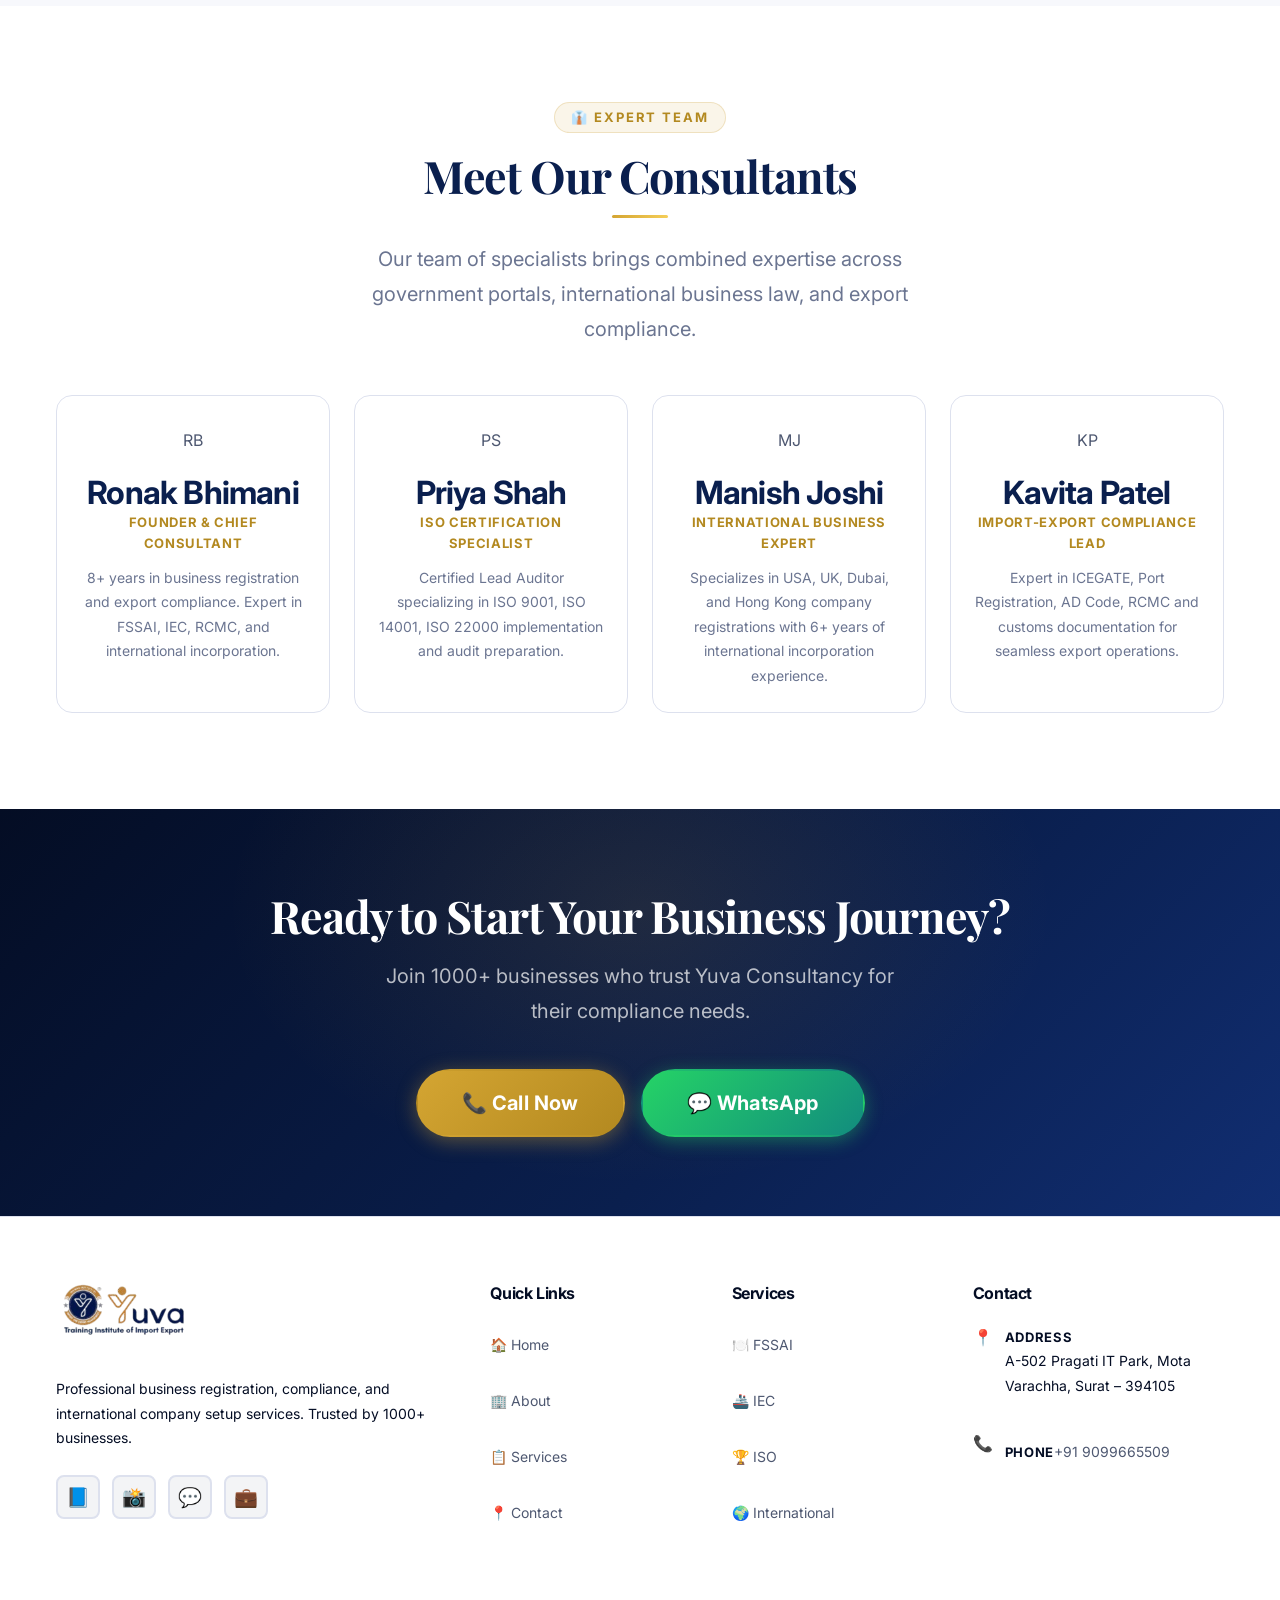
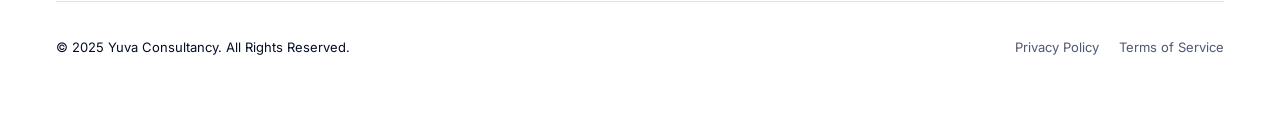
<file: about/index.html>
﻿<!DOCTYPE html>
<html lang="en">
<head>
  <meta charset="UTF-8" />
  <meta name="viewport" content="width=device-width, initial-scale=1.0" />
  <link rel="preconnect" href="https://fonts.googleapis.com" />
  <link rel="preconnect" href="https://fonts.gstatic.com" crossorigin />
  <meta name="theme-color" content="#0A1F4E" />
  <title>About Yuva Consultancy | 8+ Years Business Registration Experts | Surat</title>
  <meta name="description" content="Learn about Yuva Consultancy — 8+ years of business registration and compliance expertise. Our team of expert consultants has helped 1000+ businesses grow in India and globally." />
  <link rel="canonical" href="https://yuvaconsultancy.com/about/" />
  <link rel="icon" type="image/svg+xml" href="data:image/svg+xml,<svg xmlns='http://www.w3.org/2000/svg' viewBox='0 0 100 100'><rect width='100' height='100' rx='20' fill='%230A1F4E'/><text y='.9em' font-size='70' font-family='Arial' font-weight='900' fill='%23C9982A' text-anchor='middle' x='50'>Y</text></svg>" />
  <link rel="stylesheet" href="../assets/css/tokens.css" />
  <link rel="stylesheet" href="../assets/css/base.css" />
  <link rel="stylesheet" href="../assets/css/animations.css" />
  <link rel="stylesheet" href="../assets/css/components.css" />
  <link rel="stylesheet" href="../assets/css/header.css" />
  <link rel="stylesheet" href="../assets/css/sections.css" />
  <link rel="stylesheet" href="../assets/css/responsive.css" />

  <meta property="og:type" content="website" />
  <meta property="og:site_name" content="Yuva Consultancy" />
  <meta property="og:title" content="About Yuva Consultancy | 8+ Years Business Registration Experts | Surat" />
  <meta property="og:description" content="Learn about Yuva Consultancy — 8+ years of business registration and compliance expertise. Our team of expert consultants has helped 1000+ businesses grow in India and globally." />
  <meta property="og:locale" content="en_IN" />
  <meta name="twitter:card" content="summary_large_image" />
  <meta name="twitter:title" content="About Yuva Consultancy | 8+ Years Business Registration Experts | Surat" />
  <meta name="twitter:description" content="Learn about Yuva Consultancy — 8+ years of business registration and compliance expertise. Our team of expert consultants has helped 1000+ businesses grow in India and globally." />
</head>
<body>
<div id="scroll-progress"></div>

<header class="site-header" role="banner">
  <div class="container header-inner">
    <a href="/" class="site-logo" aria-label="Yuva Consultancy"><div class="logo-text-group"><img src="/assets/images/logo.png" alt="Yuva Consultancy Logo"></div></a>
    <nav class="main-nav" aria-label="Primary Navigation">
      <a href="/" class="nav-link" data-nav-link>Home</a>
      <a href="/about/" class="nav-link" data-nav-link>About</a>
      <a href="/services/" class="nav-link" data-nav-link>Services</a>
      <a href="/international-company-registration/" class="nav-link" data-nav-link>International</a>
      <a href="/import-export-services/" class="nav-link" data-nav-link>Import &amp; Export</a>
      <a href="/iso-certification/" class="nav-link" data-nav-link>ISO</a>
      <a href="/blog/" class="nav-link" data-nav-link>Blog</a>
      <a href="/contact/" class="nav-link" data-nav-link>Contact</a>
    </nav>
    <div class="header-actions">
      <a href="tel:+919099665509" class="header-call-btn"><span>📞</span><span class="btn-text">+91 9099665509</span></a>
      <a href="#" data-wa class="header-wa-btn"><span>💬</span><span class="btn-text">WhatsApp</span></a>
      <button id="hamburger-btn" class="hamburger-btn" aria-label="Toggle Navigation" aria-expanded="false" aria-controls="mobile-nav"><span class="hamburger-line"></span><span class="hamburger-line"></span><span class="hamburger-line"></span></button>
    </div>
  </div>
</header>
<nav id="mobile-nav" class="mobile-nav">
  <a href="/" class="mobile-nav-link" data-nav-link>🏠 Home</a>
  <a href="/about/" class="mobile-nav-link" data-nav-link>🏢 About Us</a>
  <a href="/services/" class="mobile-nav-link" data-nav-link>📋 Services</a>
  <a href="/international-company-registration/" class="mobile-nav-link" data-nav-link>🌍 International</a>
  <a href="/import-export-services/" class="mobile-nav-link" data-nav-link>🚢 Import &amp; Export</a>
  <a href="/iso-certification/" class="mobile-nav-link" data-nav-link>🏆 ISO</a>
  <a href="/blog/" class="mobile-nav-link" data-nav-link>📰 Blog</a>
  <a href="/contact/" class="mobile-nav-link" data-nav-link>📍 Contact</a>
  <div class="mobile-nav-actions"><a href="tel:+919099665509" class="btn btn-call btn-sm">📞 Call</a><a href="#" data-wa class="btn btn-wa btn-sm">💬 WhatsApp</a></div>
</nav>

<main class="page-body">

  <!-- Page Hero -->
  <div class="page-hero-banner">
    <div class="container">
      
      <nav class="breadcrumb" aria-label="Breadcrumb"><a href="/">Home</a><span class="breadcrumb-sep" aria-hidden="true">/</span><span>About Us</span></nav>
      <h1>🏢 About Yuva Consultancy</h1>
      <p>8+ years of transforming business registration and compliance into seamless experiences for our clients.</p>
    </div>
  </div>

  <!-- COMPANY STORY -->
  <section class="section" aria-labelledby="story-heading">
    <div class="container">
      <div class="about-grid">
        <div data-reveal="fade-left">
          <span class="section-eyebrow">📖 Our Story</span>
          <h2 class="section-heading" id="story-heading">Building India's Businesses Since 2016</h2>
          <span class="gold-rule"></span>
          <p style="margin-bottom:var(--sp-4);">Yuva Consultancy was founded with a single mission: to make business registration and compliance simple, affordable, and stress-free for Indian entrepreneurs and exporters.</p>
          <p style="margin-bottom:var(--sp-4);">What began as a small consultancy in Surat has grown into a trusted partner for 1000+ businesses across India and internationally. We specialize in FSSAI, ISO certification, IEC, RCMC, ICEGATE, and international company registrations in USA, UK, Dubai, Canada, Australia, and Hong Kong.</p>
          <p style="margin-bottom:var(--sp-8);">Our team of expert consultants brings deep knowledge of Indian government portals, international business law, and export compliance to every client engagement.</p>
          <div class="flex gap-4" style="flex-wrap:wrap;">
            <a href="/contact/" class="btn btn-primary">Get Free Consultation</a>
            <a href="/services/" class="btn btn-outline-gold">Explore Services</a>
          </div>
        </div>
        <div data-reveal="fade-right">
          <div class="about-visual">
            <div style="font-size:3rem;margin-bottom:var(--sp-5);" aria-hidden="true">🏆</div>
            <h3 style="color:var(--clr-white);margin-bottom:var(--sp-6);">Our Track Record</h3>
            <div class="about-stat-grid">
              <div class="about-stat"><div class="a-num" data-count="1000" data-suffix="+">0+</div><div class="a-lbl">Businesses Assisted</div></div>
              <div class="about-stat"><div class="a-num" data-count="8" data-suffix="+">0+</div><div class="a-lbl">Years Experience</div></div>
              <div class="about-stat"><div class="a-num" data-count="20" data-suffix="+">0+</div><div class="a-lbl">Countries Served</div></div>
              <div class="about-stat"><div class="a-num" data-count="98" data-suffix="%">0%</div><div class="a-lbl">Client Satisfaction</div></div>
            </div>
          </div>
        </div>
      </div>
    </div>
  </section>

  <!-- VALUES -->
  <section class="section section-light" aria-labelledby="values-heading">
    <div class="container">
      <div class="text-center" data-reveal="fade-up">
        <span class="section-eyebrow">💡 Our Foundation</span>
        <h2 class="section-heading" id="values-heading">Our Core Values</h2>
        <span class="gold-rule"></span>
      </div>
      <div class="values-grid" data-stagger="100">
        <div class="value-card" data-reveal="fade-up"><div class="v-icon">🤝</div><h3 class="h4">Integrity</h3><p>We operate with complete transparency — no hidden charges, no shortcuts, always honest with our clients.</p></div>
        <div class="value-card" data-reveal="fade-up"><div class="v-icon">⚡</div><h3 class="h4">Speed</h3><p>We understand that time is money. Our streamlined process delivers faster results than standard government timelines.</p></div>
        <div class="value-card" data-reveal="fade-up"><div class="v-icon">🎯</div><h3 class="h4">Accuracy</h3><p>Zero error policy on all government filings. Our experts double-check every document before submission.</p></div>
        <div class="value-card" data-reveal="fade-up"><div class="v-icon">❤️</div><h3 class="h4">Client-First</h3><p>Our clients' success is our success. We go above and beyond to ensure complete satisfaction with our services.</p></div>
      </div>
    </div>
  </section>

  <!-- TEAM -->
  <section class="section" aria-labelledby="team-heading">
    <div class="container">
      <div class="text-center" data-reveal="fade-up">
        <span class="section-eyebrow">👔 Expert Team</span>
        <h2 class="section-heading" id="team-heading">Meet Our Consultants</h2>
        <span class="gold-rule"></span>
        <p class="section-subheading">Our team of specialists brings combined expertise across government portals, international business law, and export compliance.</p>
      </div>
      <div class="team-grid" data-stagger="120">
        <div class="team-card" data-reveal="fade-up">
          <div class="avatar avatar-xl" style="margin:0 auto var(--sp-5);">RB</div>
          <h3 class="h4">Ronak Bhimani</h3>
          <div class="team-role">Founder &amp; Chief Consultant</div>
          <p class="team-desc">8+ years in business registration and export compliance. Expert in FSSAI, IEC, RCMC, and international incorporation.</p>
        </div>
        <div class="team-card" data-reveal="fade-up">
          <div class="avatar avatar-xl" style="margin:0 auto var(--sp-5);">PS</div>
          <h3 class="h4">Priya Shah</h3>
          <div class="team-role">ISO Certification Specialist</div>
          <p class="team-desc">Certified Lead Auditor specializing in ISO 9001, ISO 14001, ISO 22000 implementation and audit preparation.</p>
        </div>
        <div class="team-card" data-reveal="fade-up">
          <div class="avatar avatar-xl" style="margin:0 auto var(--sp-5);">MJ</div>
          <h3 class="h4">Manish Joshi</h3>
          <div class="team-role">International Business Expert</div>
          <p class="team-desc">Specializes in USA, UK, Dubai, and Hong Kong company registrations with 6+ years of international incorporation experience.</p>
        </div>
        <div class="team-card" data-reveal="fade-up">
          <div class="avatar avatar-xl" style="margin:0 auto var(--sp-5);">KP</div>
          <h3 class="h4">Kavita Patel</h3>
          <div class="team-role">Import-Export Compliance Lead</div>
          <p class="team-desc">Expert in ICEGATE, Port Registration, AD Code, RCMC and customs documentation for seamless export operations.</p>
        </div>
      </div>
    </div>
  </section>

  <!-- CTA -->
  <section class="cta-banner" aria-labelledby="about-cta">
    <div class="container" data-reveal="fade-up">
      <h2 id="about-cta">Ready to Start Your Business Journey?</h2>
      <p>Join 1000+ businesses who trust Yuva Consultancy for their compliance needs.</p>
      <div class="cta-btn-group">
        <a href="tel:+919099665509" class="btn btn-primary btn-xl">📞 Call Now</a>
        <a href="#" data-wa class="btn btn-wa btn-xl">💬 WhatsApp</a>
      </div>
    </div>
  </section>

</main>

<footer class="site-footer" role="contentinfo">
  <div class="container">
    <div class="footer-grid">
      <div><a href="/" class="footer-logo" aria-label="Yuva Consultancy - Home" style="display: inline-block; margin-bottom: var(--sp-4);"><img src="/assets/images/logo.png" alt="Yuva Consultancy Logo" style="height: 60px; width: auto;"></a><p class="footer-brand-desc">Professional business registration, compliance, and international company setup services. Trusted by 1000+ businesses.</p><div class="footer-social"><a href="#" class="social-icon">📘</a><a href="#" class="social-icon">📸</a><a href="#" data-wa class="social-icon">💬</a><a href="#" class="social-icon">💼</a></div></div>
      <div><h3 class="footer-col-title">Quick Links</h3><nav class="footer-links"><a href="/" class="footer-link">🏠 Home</a><a href="/about/" class="footer-link">🏢 About</a><a href="/services/" class="footer-link">📋 Services</a><a href="/contact/" class="footer-link">📍 Contact</a></nav></div>
      <div><h3 class="footer-col-title">Services</h3><nav class="footer-links"><a href="/services/" class="footer-link">🍽️ FSSAI</a><a href="/import-export-services/" class="footer-link">🚢 IEC</a><a href="/iso-certification/" class="footer-link">🏆 ISO</a><a href="/international-company-registration/" class="footer-link">🌍 International</a></nav></div>
      <div><h3 class="footer-col-title">Contact</h3><address class="footer-contact-list" style="font-style:normal;"><div class="footer-contact-item"><span class="contact-icon">📍</span><div class="contact-info-text"><span class="info-label">Address</span><span class="info-val">A-502 Pragati IT Park, Mota Varachha, Surat – 394105</span></div></div><div class="footer-contact-item"><span class="contact-icon">📞</span><div class="contact-info-text"><span class="info-label">Phone</span><a href="tel:+919099665509" class="info-val">+91 9099665509</a></div></div></address></div>
    </div>
    <div class="footer-bottom"><p>© 2025 Yuva Consultancy. All Rights Reserved.</p><nav class="footer-legal-links"><a href="/contact/">Privacy Policy</a><a href="/contact/">Terms of Service</a></nav></div>
  </div>
</footer>

<div class="float-btn-group-right"><a href="#" data-wa class="float-action-btn float-wa-btn" aria-label="WhatsApp"><span class="float-label" aria-hidden="true">WhatsApp</span>💬</a></div>
<div class="float-btn-group-left"><a href="tel:+919099665509" class="float-action-btn float-call-btn left" aria-label="Call Now"><span class="float-label" aria-hidden="true">Call Now</span>📞</a></div>

<script src="../assets/js/core.js" defer></script>
<script src="../assets/js/animations.js" defer></script>
<script src="../assets/js/counter.js" defer></script>
<script src="../assets/js/wa.js" defer></script>
</body>
</html>
</file>
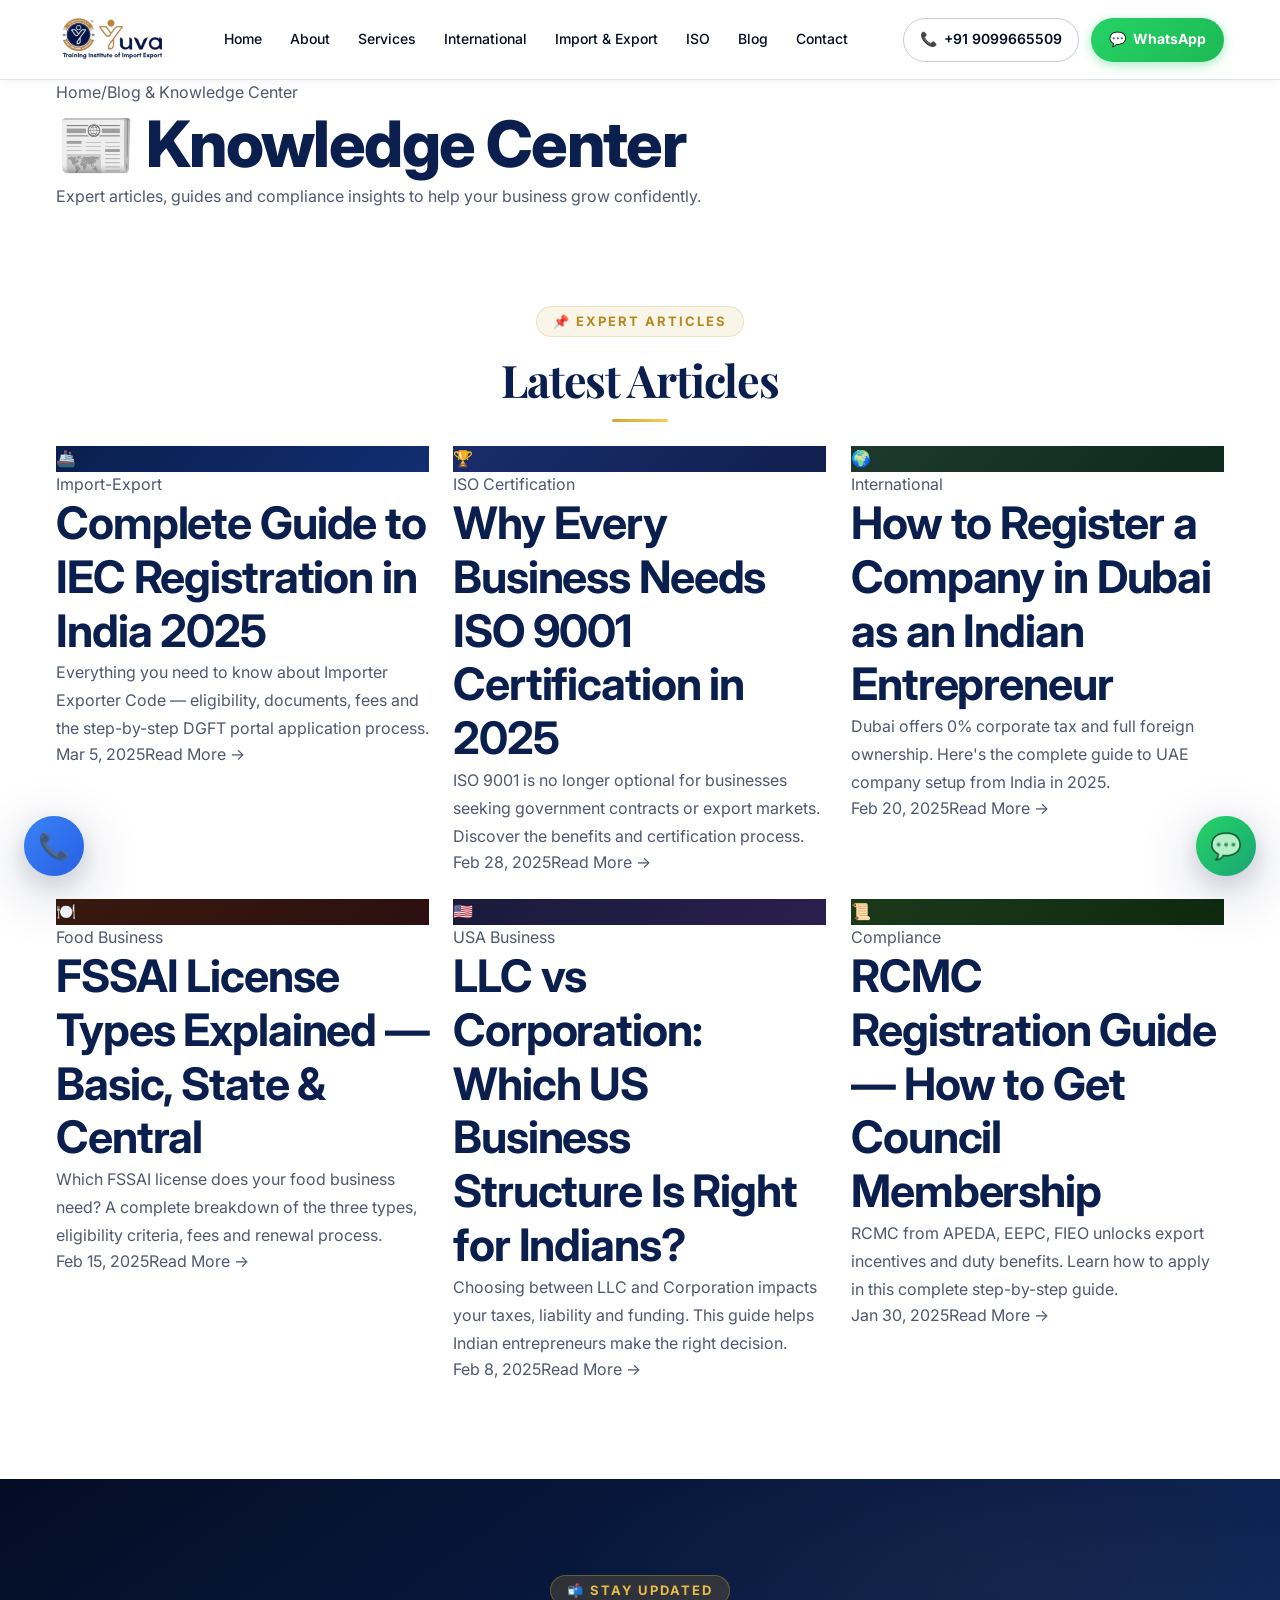
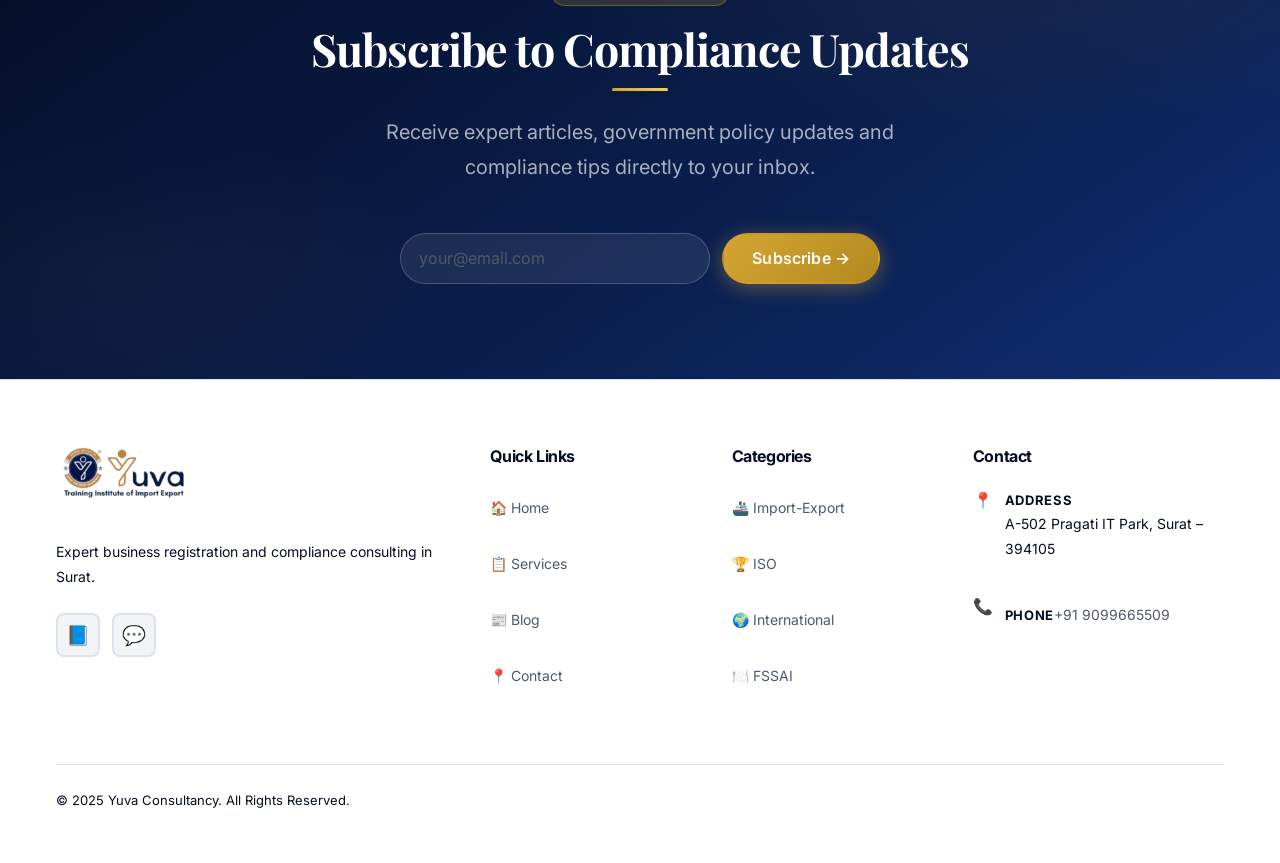
<file: blog/index.html>
﻿<!DOCTYPE html>
<html lang="en">
<head>
  <meta charset="UTF-8" />
  <meta name="viewport" content="width=device-width, initial-scale=1.0" />
  <link rel="preconnect" href="https://fonts.googleapis.com" />
  <link rel="preconnect" href="https://fonts.gstatic.com" crossorigin />
  <meta name="theme-color" content="#0A1F4E" />
  <title>Blog & Knowledge Center | Business Registration Tips | Yuva Consultancy Surat</title>
  <meta name="description" content="Expert articles on company registration, IEC code, ISO certification, FSSAI, import-export compliance and international business. Yuva Consultancy Blog." />
  <link rel="canonical" href="https://yuvaconsultancy.com/blog/" />
  <link rel="icon" type="image/svg+xml" href="data:image/svg+xml,<svg xmlns='http://www.w3.org/2000/svg' viewBox='0 0 100 100'><rect width='100' height='100' rx='20' fill='%230A1F4E'/><text y='.9em' font-size='70' font-family='Arial' font-weight='900' fill='%23C9982A' text-anchor='middle' x='50'>Y</text></svg>" />
  <link rel="stylesheet" href="../assets/css/tokens.css" />
  <link rel="stylesheet" href="../assets/css/base.css" />
  <link rel="stylesheet" href="../assets/css/animations.css" />
  <link rel="stylesheet" href="../assets/css/components.css" />
  <link rel="stylesheet" href="../assets/css/header.css" />
  <link rel="stylesheet" href="../assets/css/sections.css" />
  <link rel="stylesheet" href="../assets/css/responsive.css" />
  <style>
    .blog-full-grid { display: grid; grid-template-columns: repeat(auto-fill, minmax(320px, 1fr)); gap: var(--sp-6); }
  </style>

  <meta property="og:type" content="website" />
  <meta property="og:site_name" content="Yuva Consultancy" />
  <meta property="og:title" content="Blog & Knowledge Center | Business Registration Tips | Yuva Consultancy Surat" />
  <meta property="og:description" content="Expert articles on company registration, IEC code, ISO certification, FSSAI, import-export compliance and international business. Yuva Consultancy Blog." />
  <meta property="og:locale" content="en_IN" />
  <meta name="twitter:card" content="summary_large_image" />
  <meta name="twitter:title" content="Blog & Knowledge Center | Business Registration Tips | Yuva Consultancy Surat" />
  <meta name="twitter:description" content="Expert articles on company registration, IEC code, ISO certification, FSSAI, import-export compliance and international business. Yuva Consultancy Blog." />
</head>
<body>
<div id="scroll-progress"></div>
<header class="site-header"><div class="container header-inner"><a href="/" class="site-logo"><div class="logo-text-group"><img src="/assets/images/logo.png" alt="Yuva Consultancy Logo"></div></a><nav class="main-nav"><a href="/" class="nav-link" data-nav-link>Home</a><a href="/about/" class="nav-link" data-nav-link>About</a><a href="/services/" class="nav-link" data-nav-link>Services</a><a href="/international-company-registration/" class="nav-link" data-nav-link>International</a><a href="/import-export-services/" class="nav-link" data-nav-link>Import &amp; Export</a><a href="/iso-certification/" class="nav-link" data-nav-link>ISO</a><a href="/blog/" class="nav-link" data-nav-link>Blog</a><a href="/contact/" class="nav-link" data-nav-link>Contact</a></nav><div class="header-actions"><a href="tel:+919099665509" class="header-call-btn"><span>📞</span><span class="btn-text">+91 9099665509</span></a><a href="#" data-wa class="header-wa-btn"><span>💬</span><span class="btn-text">WhatsApp</span></a><button id="hamburger-btn" class="hamburger-btn" aria-label="Toggle Navigation" aria-expanded="false" aria-controls="mobile-nav"><span class="hamburger-line"></span><span class="hamburger-line"></span><span class="hamburger-line"></span></button></div></div></header>
<nav id="mobile-nav" class="mobile-nav"><a href="/" class="mobile-nav-link" data-nav-link>🏠 Home</a><a href="/about/" class="mobile-nav-link" data-nav-link>🏢 About</a><a href="/services/" class="mobile-nav-link" data-nav-link>📋 Services</a><a href="/international-company-registration/" class="mobile-nav-link" data-nav-link>🌍 International</a><a href="/import-export-services/" class="mobile-nav-link" data-nav-link>🚢 Import &amp; Export</a><a href="/iso-certification/" class="mobile-nav-link" data-nav-link>🏆 ISO</a><a href="/blog/" class="mobile-nav-link" data-nav-link>📰 Blog</a><a href="/contact/" class="mobile-nav-link" data-nav-link>📍 Contact</a><div class="mobile-nav-actions"><a href="tel:+919099665509" class="btn btn-call btn-sm">📞 Call</a><a href="#" data-wa class="btn btn-wa btn-sm">💬 WhatsApp</a></div></nav>

<main class="page-body">
  <div class="page-hero-banner">
    <div class="container">
      <nav class="breadcrumb"><a href="/">Home</a><span class="breadcrumb-sep">/</span><span>Blog &amp; Knowledge Center</span></nav>
      <h1>📰 Knowledge Center</h1>
      <p>Expert articles, guides and compliance insights to help your business grow confidently.</p>
    </div>
  </div>

  <section class="section" aria-labelledby="blog-articles">
    <div class="container">
      <div class="text-center" data-reveal="fade-up"><span class="section-eyebrow">📌 Expert Articles</span><h2 class="section-heading" id="blog-articles">Latest Articles</h2><span class="gold-rule"></span></div>
      <div class="blog-full-grid" data-stagger="80">
        <article class="blog-card" data-reveal="fade-up">
          <div class="blog-thumb" style="background:linear-gradient(135deg,var(--clr-navy),var(--clr-navy-80));"><span aria-hidden="true" style="position:relative;z-index:1;">🚢</span><div class="blog-thumb-inner"></div></div>
          <div class="blog-content"><span class="blog-cat">Import-Export</span><h2 class="blog-title">Complete Guide to IEC Registration in India 2025</h2><p class="blog-excerpt">Everything you need to know about Importer Exporter Code — eligibility, documents, fees and the step-by-step DGFT portal application process.</p><div class="blog-meta"><span>Mar 5, 2025</span><a href="/contact/" class="blog-read-more">Read More →</a></div></div>
        </article>
        <article class="blog-card" data-reveal="fade-up">
          <div class="blog-thumb" style="background:linear-gradient(135deg,#1a2d6b,#0f1f4e);"><span aria-hidden="true" style="position:relative;z-index:1;">🏆</span><div class="blog-thumb-inner"></div></div>
          <div class="blog-content"><span class="blog-cat">ISO Certification</span><h2 class="blog-title">Why Every Business Needs ISO 9001 Certification in 2025</h2><p class="blog-excerpt">ISO 9001 is no longer optional for businesses seeking government contracts or export markets. Discover the benefits and certification process.</p><div class="blog-meta"><span>Feb 28, 2025</span><a href="/contact/" class="blog-read-more">Read More →</a></div></div>
        </article>
        <article class="blog-card" data-reveal="fade-up">
          <div class="blog-thumb" style="background:linear-gradient(135deg,#1e3a2f,#0e2a1e);"><span aria-hidden="true" style="position:relative;z-index:1;">🌍</span><div class="blog-thumb-inner"></div></div>
          <div class="blog-content"><span class="blog-cat">International</span><h2 class="blog-title">How to Register a Company in Dubai as an Indian Entrepreneur</h2><p class="blog-excerpt">Dubai offers 0% corporate tax and full foreign ownership. Here's the complete guide to UAE company setup from India in 2025.</p><div class="blog-meta"><span>Feb 20, 2025</span><a href="/contact/" class="blog-read-more">Read More →</a></div></div>
        </article>
        <article class="blog-card" data-reveal="fade-up">
          <div class="blog-thumb" style="background:linear-gradient(135deg,#3a1a0e,#2a1010);"><span aria-hidden="true" style="position:relative;z-index:1;">🍽️</span><div class="blog-thumb-inner"></div></div>
          <div class="blog-content"><span class="blog-cat">Food Business</span><h2 class="blog-title">FSSAI License Types Explained — Basic, State &amp; Central</h2><p class="blog-excerpt">Which FSSAI license does your food business need? A complete breakdown of the three types, eligibility criteria, fees and renewal process.</p><div class="blog-meta"><span>Feb 15, 2025</span><a href="/contact/" class="blog-read-more">Read More →</a></div></div>
        </article>
        <article class="blog-card" data-reveal="fade-up">
          <div class="blog-thumb" style="background:linear-gradient(135deg,#1a1a3a,#2a1f4e);"><span aria-hidden="true" style="position:relative;z-index:1;">🇺🇸</span><div class="blog-thumb-inner"></div></div>
          <div class="blog-content"><span class="blog-cat">USA Business</span><h2 class="blog-title">LLC vs Corporation: Which US Business Structure Is Right for Indians?</h2><p class="blog-excerpt">Choosing between LLC and Corporation impacts your taxes, liability and funding. This guide helps Indian entrepreneurs make the right decision.</p><div class="blog-meta"><span>Feb 8, 2025</span><a href="/contact/" class="blog-read-more">Read More →</a></div></div>
        </article>
        <article class="blog-card" data-reveal="fade-up">
          <div class="blog-thumb" style="background:linear-gradient(135deg,#1a3a1a,#0e2a0e);"><span aria-hidden="true" style="position:relative;z-index:1;">📜</span><div class="blog-thumb-inner"></div></div>
          <div class="blog-content"><span class="blog-cat">Compliance</span><h2 class="blog-title">RCMC Registration Guide — How to Get Council Membership</h2><p class="blog-excerpt">RCMC from APEDA, EEPC, FIEO unlocks export incentives and duty benefits. Learn how to apply in this complete step-by-step guide.</p><div class="blog-meta"><span>Jan 30, 2025</span><a href="/contact/" class="blog-read-more">Read More →</a></div></div>
        </article>
      </div>
    </div>
  </section>

  <!-- Newsletter -->
  <section class="section section-navy" aria-labelledby="newsletter">
    <div class="container" style="position:relative;z-index:1;">
      <div class="text-center" data-reveal="fade-up">
        <span class="section-eyebrow" style="background:rgba(201,152,42,0.2);color:var(--clr-gold-light);border-color:rgba(201,152,42,0.4);">📬 Stay Updated</span>
        <h2 class="section-heading" style="color:var(--clr-white);" id="newsletter">Subscribe to Compliance Updates</h2>
        <span class="gold-rule"></span>
        <p class="section-subheading" style="color:rgba(255,255,255,0.65);">Receive expert articles, government policy updates and compliance tips directly to your inbox.</p>
        <form style="display:flex;gap:var(--sp-3);max-width:480px;margin:0 auto;flex-wrap:wrap;" onsubmit="event.preventDefault();this.innerHTML='<p style=\'font-size:var(--fs-lg);color:var(--clr-gold-light);font-weight:700;\'>✅ Subscribed! Thank you.</p>';">
          <input type="email" placeholder="your@email.com" required style="flex:1;min-width:200px;padding:13px 18px;border-radius:var(--radius-full);border:1.5px solid rgba(255,255,255,0.2);background:rgba(255,255,255,0.08);color:var(--clr-white);font-family:var(--font-body);font-size:var(--fs-base);outline:none;" aria-label="Email address" />
          <button type="submit" class="btn btn-primary">Subscribe →</button>
        </form>
      </div>
    </div>
  </section>
</main>

<footer class="site-footer"><div class="container"><div class="footer-grid"><div><a href="/" class="footer-logo" aria-label="Yuva Consultancy - Home" style="display: inline-block; margin-bottom: var(--sp-4);"><img src="/assets/images/logo.png" alt="Yuva Consultancy Logo" style="height: 60px; width: auto;"></a><p class="footer-brand-desc">Expert business registration and compliance consulting in Surat.</p><div class="footer-social"><a href="#" class="social-icon">📘</a><a href="#" data-wa class="social-icon">💬</a></div></div><div><h3 class="footer-col-title">Quick Links</h3><nav class="footer-links"><a href="/" class="footer-link">🏠 Home</a><a href="/services/" class="footer-link">📋 Services</a><a href="/blog/" class="footer-link">📰 Blog</a><a href="/contact/" class="footer-link">📍 Contact</a></nav></div><div><h3 class="footer-col-title">Categories</h3><nav class="footer-links"><a href="/import-export-services/" class="footer-link">🚢 Import-Export</a><a href="/iso-certification/" class="footer-link">🏆 ISO</a><a href="/international-company-registration/" class="footer-link">🌍 International</a><a href="/services/" class="footer-link">🍽️ FSSAI</a></nav></div><div><h3 class="footer-col-title">Contact</h3><address class="footer-contact-list" style="font-style:normal;"><div class="footer-contact-item"><span class="contact-icon">📍</span><div class="contact-info-text"><span class="info-label">Address</span><span class="info-val">A-502 Pragati IT Park, Surat – 394105</span></div></div><div class="footer-contact-item"><span class="contact-icon">📞</span><div class="contact-info-text"><span class="info-label">Phone</span><a href="tel:+919099665509" class="info-val">+91 9099665509</a></div></div></address></div></div><div class="footer-bottom"><p>© 2025 Yuva Consultancy. All Rights Reserved.</p></div></div></footer>
<div class="float-btn-group-right"><a href="#" data-wa class="float-action-btn float-wa-btn" aria-label="WhatsApp"><span class="float-label" aria-hidden="true">WhatsApp</span>💬</a></div>
<div class="float-btn-group-left"><a href="tel:+919099665509" class="float-action-btn float-call-btn left" aria-label="Call Now"><span class="float-label" aria-hidden="true">Call Now</span>📞</a></div>
<script src="../assets/js/core.js" defer></script>
<script src="../assets/js/animations.js" defer></script>
<script src="../assets/js/wa.js" defer></script>
</body>
</html>
</file>
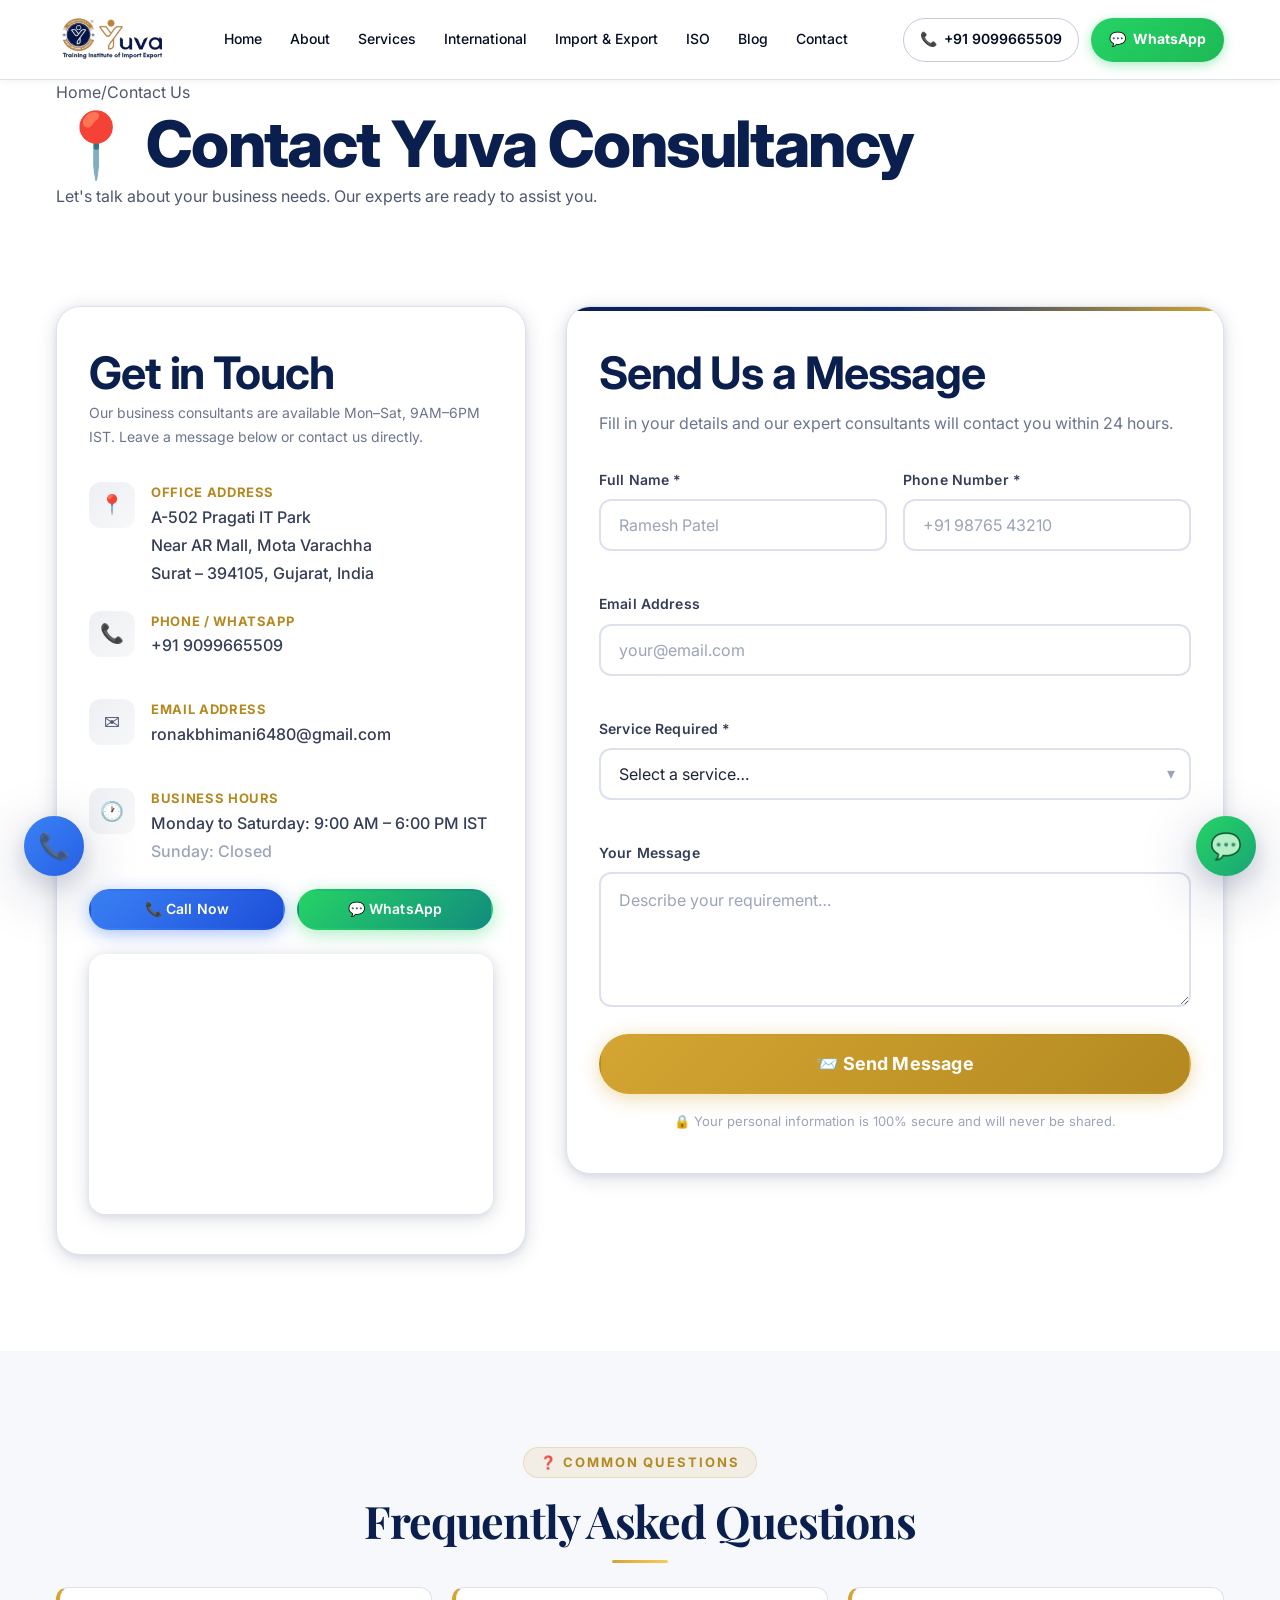
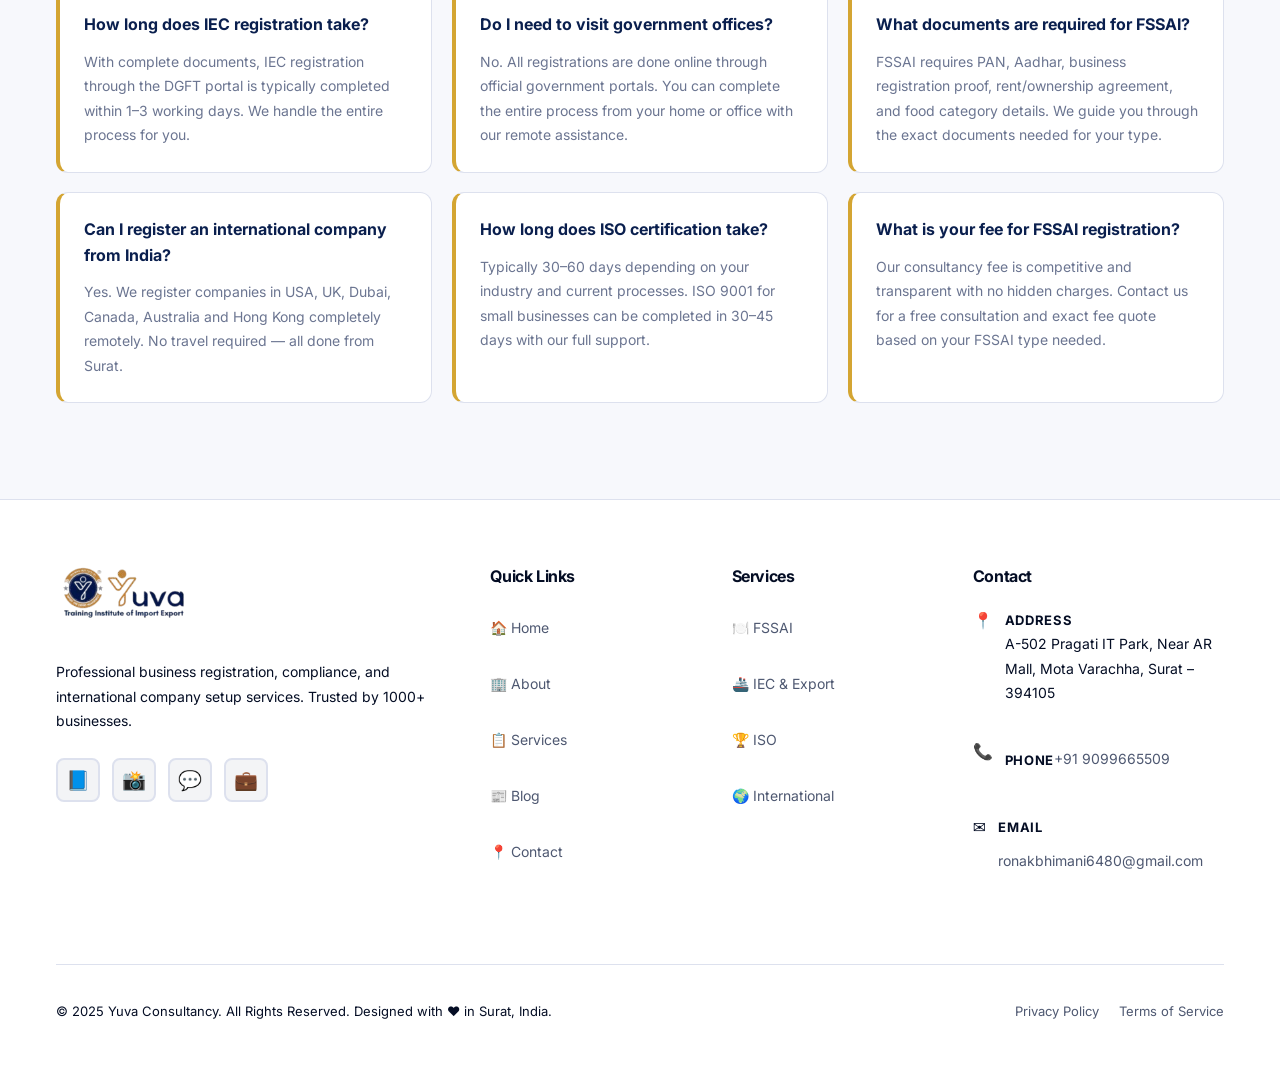
<file: contact/index.html>
﻿<!DOCTYPE html>
<html lang="en">
<head>
  <meta charset="UTF-8" />
  <meta name="viewport" content="width=device-width, initial-scale=1.0" />
  <link rel="preconnect" href="https://fonts.googleapis.com" />
  <link rel="preconnect" href="https://fonts.gstatic.com" crossorigin />
  <meta name="theme-color" content="#0A1F4E" />
  <title>Contact Yuva Consultancy | Business Registration Experts | Surat</title>
  <meta name="description" content="Contact Yuva Consultancy for business registration, IEC, FSSAI, ISO certification and international company setup. A-502 Pragati IT Park, Surat. Call +91 9099665509." />
  <link rel="canonical" href="https://yuvaconsultancy.com/contact/" />
  <link rel="icon" type="image/svg+xml" href="data:image/svg+xml,<svg xmlns='http://www.w3.org/2000/svg' viewBox='0 0 100 100'><rect width='100' height='100' rx='20' fill='%230A1F4E'/><text y='.9em' font-size='70' font-family='Arial' font-weight='900' fill='%23C9982A' text-anchor='middle' x='50'>Y</text></svg>" />
  <link rel="stylesheet" href="../assets/css/tokens.css" />
  <link rel="stylesheet" href="../assets/css/base.css" />
  <link rel="stylesheet" href="../assets/css/animations.css" />
  <link rel="stylesheet" href="../assets/css/components.css" />
  <link rel="stylesheet" href="../assets/css/header.css" />
  <link rel="stylesheet" href="../assets/css/sections.css" />
  <link rel="stylesheet" href="../assets/css/responsive.css" />

  <meta property="og:type" content="website" />
  <meta property="og:site_name" content="Yuva Consultancy" />
  <meta property="og:title" content="Contact Yuva Consultancy | Business Registration Experts | Surat" />
  <meta property="og:description" content="Contact Yuva Consultancy for business registration, IEC, FSSAI, ISO certification and international company setup. A-502 Pragati IT Park, Surat. Call +91 9099665509." />
  <meta property="og:locale" content="en_IN" />
  <meta name="twitter:card" content="summary_large_image" />
  <meta name="twitter:title" content="Contact Yuva Consultancy | Business Registration Experts | Surat" />
  <meta name="twitter:description" content="Contact Yuva Consultancy for business registration, IEC, FSSAI, ISO certification and international company setup. A-502 Pragati IT Park, Surat. Call +91 9099665509." />
</head>
<body>
<div id="scroll-progress"></div>
<header class="site-header"><div class="container header-inner"><a href="/" class="site-logo"><div class="logo-text-group"><img src="/assets/images/logo.png" alt="Yuva Consultancy Logo"></div></a><nav class="main-nav"><a href="/" class="nav-link" data-nav-link>Home</a><a href="/about/" class="nav-link" data-nav-link>About</a><a href="/services/" class="nav-link" data-nav-link>Services</a><a href="/international-company-registration/" class="nav-link" data-nav-link>International</a><a href="/import-export-services/" class="nav-link" data-nav-link>Import &amp; Export</a><a href="/iso-certification/" class="nav-link" data-nav-link>ISO</a><a href="/blog/" class="nav-link" data-nav-link>Blog</a><a href="/contact/" class="nav-link" data-nav-link>Contact</a></nav><div class="header-actions"><a href="tel:+919099665509" class="header-call-btn"><span>📞</span><span class="btn-text">+91 9099665509</span></a><a href="#" data-wa class="header-wa-btn"><span>💬</span><span class="btn-text">WhatsApp</span></a><button id="hamburger-btn" class="hamburger-btn" aria-label="Toggle Navigation" aria-expanded="false" aria-controls="mobile-nav"><span class="hamburger-line"></span><span class="hamburger-line"></span><span class="hamburger-line"></span></button></div></div></header>
<nav id="mobile-nav" class="mobile-nav"><a href="/" class="mobile-nav-link" data-nav-link>🏠 Home</a><a href="/about/" class="mobile-nav-link" data-nav-link>🏢 About</a><a href="/services/" class="mobile-nav-link" data-nav-link>📋 Services</a><a href="/international-company-registration/" class="mobile-nav-link" data-nav-link>🌍 International</a><a href="/import-export-services/" class="mobile-nav-link" data-nav-link>🚢 Import &amp; Export</a><a href="/iso-certification/" class="mobile-nav-link" data-nav-link>🏆 ISO</a><a href="/blog/" class="mobile-nav-link" data-nav-link>📰 Blog</a><a href="/contact/" class="mobile-nav-link" data-nav-link>📍 Contact</a><div class="mobile-nav-actions"><a href="tel:+919099665509" class="btn btn-call btn-sm">📞 Call</a><a href="#" data-wa class="btn btn-wa btn-sm">💬 WhatsApp</a></div></nav>

<main class="page-body">
  <div class="page-hero-banner">
    <div class="container">
      <nav class="breadcrumb"><a href="/">Home</a><span class="breadcrumb-sep">/</span><span>Contact Us</span></nav>
      <h1>📍 Contact Yuva Consultancy</h1>
      <p>Let's talk about your business needs. Our experts are ready to assist you.</p>
    </div>
  </div>

  <!-- CONTACT SECTION -->
  <section class="section" aria-labelledby="contact-heading">
    <div class="container">
      <div class="contact-layout">

        <!-- LEFT: Info Panel -->
        <div class="contact-info-panel" data-reveal="fade-left">
          <h2 class="h3" id="contact-heading">Get in Touch</h2>
          <p>Our business consultants are available Mon–Sat, 9AM–6PM IST. Leave a message below or contact us directly.</p>

          <div class="contact-detail-item" style="margin-top:var(--sp-6);">
            <div class="contact-detail-icon-wrap">📍</div>
            <div>
              <div class="detail-label">Office Address</div>
              <address style="font-style:normal;">
                <span class="detail-val">A-502 Pragati IT Park</span>
                <span class="detail-val">Near AR Mall, Mota Varachha</span>
                <span class="detail-val">Surat – 394105, Gujarat, India</span>
              </address>
            </div>
          </div>

          <div class="contact-detail-item">
            <div class="contact-detail-icon-wrap">📞</div>
            <div>
              <div class="detail-label">Phone / WhatsApp</div>
              <a href="tel:+919099665509" class="detail-val">+91 9099665509</a>
            </div>
          </div>

          <div class="contact-detail-item">
            <div class="contact-detail-icon-wrap">✉️</div>
            <div>
              <div class="detail-label">Email Address</div>
              <a href="mailto:ronakbhimani6480@gmail.com" class="detail-val">ronakbhimani6480@gmail.com</a>
            </div>
          </div>

          <div class="contact-detail-item">
            <div class="contact-detail-icon-wrap">🕐</div>
            <div>
              <div class="detail-label">Business Hours</div>
              <span class="detail-val">Monday to Saturday: 9:00 AM – 6:00 PM IST</span>
              <span class="detail-val" style="color:var(--clr-gray-400);">Sunday: Closed</span>
            </div>
          </div>

          <!-- Quick Action Buttons -->
          <div style="display:grid;grid-template-columns:1fr 1fr;gap:var(--sp-3);margin-top:var(--sp-6);">
            <a href="tel:+919099665509" class="btn btn-call btn-sm btn-full">📞 Call Now</a>
            <a href="#" data-wa class="btn btn-wa btn-sm btn-full">💬 WhatsApp</a>
          </div>

          <!-- Google Map Embed -->
          <div class="map-embed" style="margin-top:var(--sp-6);" aria-hidden="true">
            <iframe
              src="https://www.google.com/maps/embed?pb=!1m18!1m12!1m3!1d3718.5!2d72.8760!3d21.2253!2m3!1f0!2f0!3f0!3m2!1i1024!2i768!4f13.1!3m3!1m2!1s0x0%3A0x0!2zMjHCsDEzJzMxLjEiTiA3MsKwNTInMzMuNiJF!5e0!3m2!1sen!2sin!4v1678886400000!5m2!1sen!2sin"
              width="100%"
              height="100%"
              style="border:0;" loading="lazy"
              referrerpolicy="no-referrer-when-downgrade"
              title="Yuva Consultancy Location — Pragati IT Park, Surat"
            ></iframe>
          </div>
        </div>

        <!-- RIGHT: Contact Form -->
        <div class="contact-form-panel" data-reveal="fade-right">
          <h2 class="h3" style="margin-bottom:var(--sp-2);">Send Us a Message</h2>
          <p style="color:var(--clr-gray-500);margin-bottom:var(--sp-8);">Fill in your details and our expert consultants will contact you within 24 hours.</p>

          <form
            id="contact-form"
            class="js-contact-form js-validate"
            action="https://formsubmit.co/ronakbhimani6480@gmail.com"
            method="POST"
            novalidate
          >
            <input type="hidden" name="_subject"  value="Contact Form Enquiry – Yuva Consultancy" />
            <input type="hidden" name="_captcha"  value="false" />
            <input type="hidden" name="_template" value="table" />
            <input type="hidden" name="_next"     value="https://yuvaconsultancy.com/contact/" />

            <div style="display:grid;grid-template-columns:1fr 1fr;gap:var(--sp-4);" class="form-field-row">
              <div class="form-group">
                <label class="form-label" for="c-name">Full Name *</label>
                <input class="form-control" type="text" id="c-name" name="Full Name" placeholder="Ramesh Patel" required autocomplete="name" />
                <span class="form-error" role="alert" aria-live="polite"></span>
              </div>
              <div class="form-group">
                <label class="form-label" for="c-phone">Phone Number *</label>
                <input class="form-control" type="tel" id="c-phone" name="Phone Number" placeholder="+91 98765 43210" required autocomplete="tel" />
                <span class="form-error" role="alert" aria-live="polite"></span>
              </div>
            </div>

            <div class="form-group">
              <label class="form-label" for="c-email">Email Address</label>
              <input class="form-control" type="email" id="c-email" name="Email" placeholder="your@email.com" autocomplete="email" />
              <span class="form-error" role="alert" aria-live="polite"></span>
            </div>

            <div class="form-group">
              <label class="form-label" for="c-service">Service Required *</label>
              <div class="form-select-wrap">
                <select class="form-control" id="c-service" name="Service Needed" required>
                  <option value="" disabled selected>Select a service…</option>
                  <optgroup label="Business Registration">
                    <option>FSSAI Registration</option>
                    <option>DSC Digital Signature</option>
                    <option>IEC Registration</option>
                    <option>RCMC Registration</option>
                    <option>ICEGATE Registration</option>
                    <option>Port Registration</option>
                    <option>AD Code Registration</option>
                    <option>IFSC Registration</option>
                    <option>ISO 9001 Certification</option>
                    <option>ISO 14001 Certification</option>
                    <option>ISO 22000 Certification</option>
                    <option>ISO 45001 Certification</option>
                  </optgroup>
                  <optgroup label="International Company Setup">
                    <option>USA Company Registration</option>
                    <option>UK Company Registration</option>
                    <option>Dubai Company Registration</option>
                    <option>Canada Company Registration</option>
                    <option>Australia Company Registration</option>
                    <option>Hong Kong Company Registration</option>
                  </optgroup>
                  <option>General Consultation</option>
                  <option>Other</option>
                </select>
              </div>
              <span class="form-error" role="alert" aria-live="polite"></span>
            </div>

            <div class="form-group">
              <label class="form-label" for="c-message">Your Message</label>
              <textarea class="form-control" id="c-message" name="message" rows="4" placeholder="Describe your requirement…"></textarea>
            </div>

            <button type="submit" class="btn btn-primary btn-lg btn-full" id="contact-submit-btn">
              📨 Send Message
            </button>

            <div class="form-alert alert" id="contact-form-alert" role="alert" aria-live="assertive" style="margin-top:var(--sp-4);"></div>

            <p style="text-align:center;font-size:var(--fs-xs);color:var(--clr-gray-400);margin-top:var(--sp-4);">
              🔒 Your personal information is 100% secure and will never be shared.
            </p>
          </form>
        </div>
      </div>
    </div>
  </section>

  <!-- FAQ SECTION -->
  <section class="section section-light" aria-labelledby="faq-heading">
    <div class="container">
      <div class="text-center" data-reveal="fade-up">
        <span class="section-eyebrow">❓ Common Questions</span>
        <h2 class="section-heading" id="faq-heading">Frequently Asked Questions</h2>
        <span class="gold-rule"></span>
      </div>
      <div class="faq-grid" data-stagger="80">
        <div class="faq-card" data-reveal="fade-up">
          <div class="faq-q">How long does IEC registration take?</div>
          <div class="faq-a">With complete documents, IEC registration through the DGFT portal is typically completed within 1–3 working days. We handle the entire process for you.</div>
        </div>
        <div class="faq-card" data-reveal="fade-up">
          <div class="faq-q">Do I need to visit government offices?</div>
          <div class="faq-a">No. All registrations are done online through official government portals. You can complete the entire process from your home or office with our remote assistance.</div>
        </div>
        <div class="faq-card" data-reveal="fade-up">
          <div class="faq-q">What documents are required for FSSAI?</div>
          <div class="faq-a">FSSAI requires PAN, Aadhar, business registration proof, rent/ownership agreement, and food category details. We guide you through the exact documents needed for your type.</div>
        </div>
        <div class="faq-card" data-reveal="fade-up">
          <div class="faq-q">Can I register an international company from India?</div>
          <div class="faq-a">Yes. We register companies in USA, UK, Dubai, Canada, Australia and Hong Kong completely remotely. No travel required — all done from Surat.</div>
        </div>
        <div class="faq-card" data-reveal="fade-up">
          <div class="faq-q">How long does ISO certification take?</div>
          <div class="faq-a">Typically 30–60 days depending on your industry and current processes. ISO 9001 for small businesses can be completed in 30–45 days with our full support.</div>
        </div>
        <div class="faq-card" data-reveal="fade-up">
          <div class="faq-q">What is your fee for FSSAI registration?</div>
          <div class="faq-a">Our consultancy fee is competitive and transparent with no hidden charges. Contact us for a free consultation and exact fee quote based on your FSSAI type needed.</div>
        </div>
      </div>
    </div>
  </section>

</main>

<footer class="site-footer" role="contentinfo">
  <div class="container">
    <div class="footer-grid">
      <div><a href="/" class="footer-logo" aria-label="Yuva Consultancy - Home" style="display: inline-block; margin-bottom: var(--sp-4);"><img src="/assets/images/logo.png" alt="Yuva Consultancy Logo" style="height: 60px; width: auto;"></a><p class="footer-brand-desc">Professional business registration, compliance, and international company setup services. Trusted by 1000+ businesses.</p><div class="footer-social"><a href="#" class="social-icon">📘</a><a href="#" class="social-icon">📸</a><a href="#" data-wa class="social-icon">💬</a><a href="#" class="social-icon">💼</a></div></div>
      <div><h3 class="footer-col-title">Quick Links</h3><nav class="footer-links"><a href="/" class="footer-link">🏠 Home</a><a href="/about/" class="footer-link">🏢 About</a><a href="/services/" class="footer-link">📋 Services</a><a href="/blog/" class="footer-link">📰 Blog</a><a href="/contact/" class="footer-link">📍 Contact</a></nav></div>
      <div><h3 class="footer-col-title">Services</h3><nav class="footer-links"><a href="/services/" class="footer-link">🍽️ FSSAI</a><a href="/import-export-services/" class="footer-link">🚢 IEC &amp; Export</a><a href="/iso-certification/" class="footer-link">🏆 ISO</a><a href="/international-company-registration/" class="footer-link">🌍 International</a></nav></div>
      <div><h3 class="footer-col-title">Contact</h3><address class="footer-contact-list" style="font-style:normal;"><div class="footer-contact-item"><span class="contact-icon">📍</span><div class="contact-info-text"><span class="info-label">Address</span><span class="info-val">A-502 Pragati IT Park, Near AR Mall, Mota Varachha, Surat – 394105</span></div></div><div class="footer-contact-item"><span class="contact-icon">📞</span><div class="contact-info-text"><span class="info-label">Phone</span><a href="tel:+919099665509" class="info-val">+91 9099665509</a></div></div><div class="footer-contact-item"><span class="contact-icon">✉️</span><div class="contact-info-text"><span class="info-label">Email</span><a href="mailto:ronakbhimani6480@gmail.com" class="info-val">ronakbhimani6480@gmail.com</a></div></div></address></div>
    </div>
    <div class="footer-bottom"><p>© 2025 Yuva Consultancy. All Rights Reserved. Designed with ❤️ in Surat, India.</p><nav class="footer-legal-links"><a href="/contact/">Privacy Policy</a><a href="/contact/">Terms of Service</a></nav></div>
  </div>
</footer>

<div class="float-btn-group-right"><a href="#" data-wa class="float-action-btn float-wa-btn" aria-label="WhatsApp"><span class="float-label" aria-hidden="true">WhatsApp</span>💬</a></div>
<div class="float-btn-group-left"><a href="tel:+919099665509" class="float-action-btn float-call-btn left" aria-label="Call Now"><span class="float-label" aria-hidden="true">Call Now</span>📞</a></div>
<script src="../assets/js/core.js" defer></script>
<script src="../assets/js/animations.js" defer></script>
<script src="../assets/js/forms.js" defer></script>
<script src="../assets/js/wa.js" defer></script>
</body>
</html>
</file>
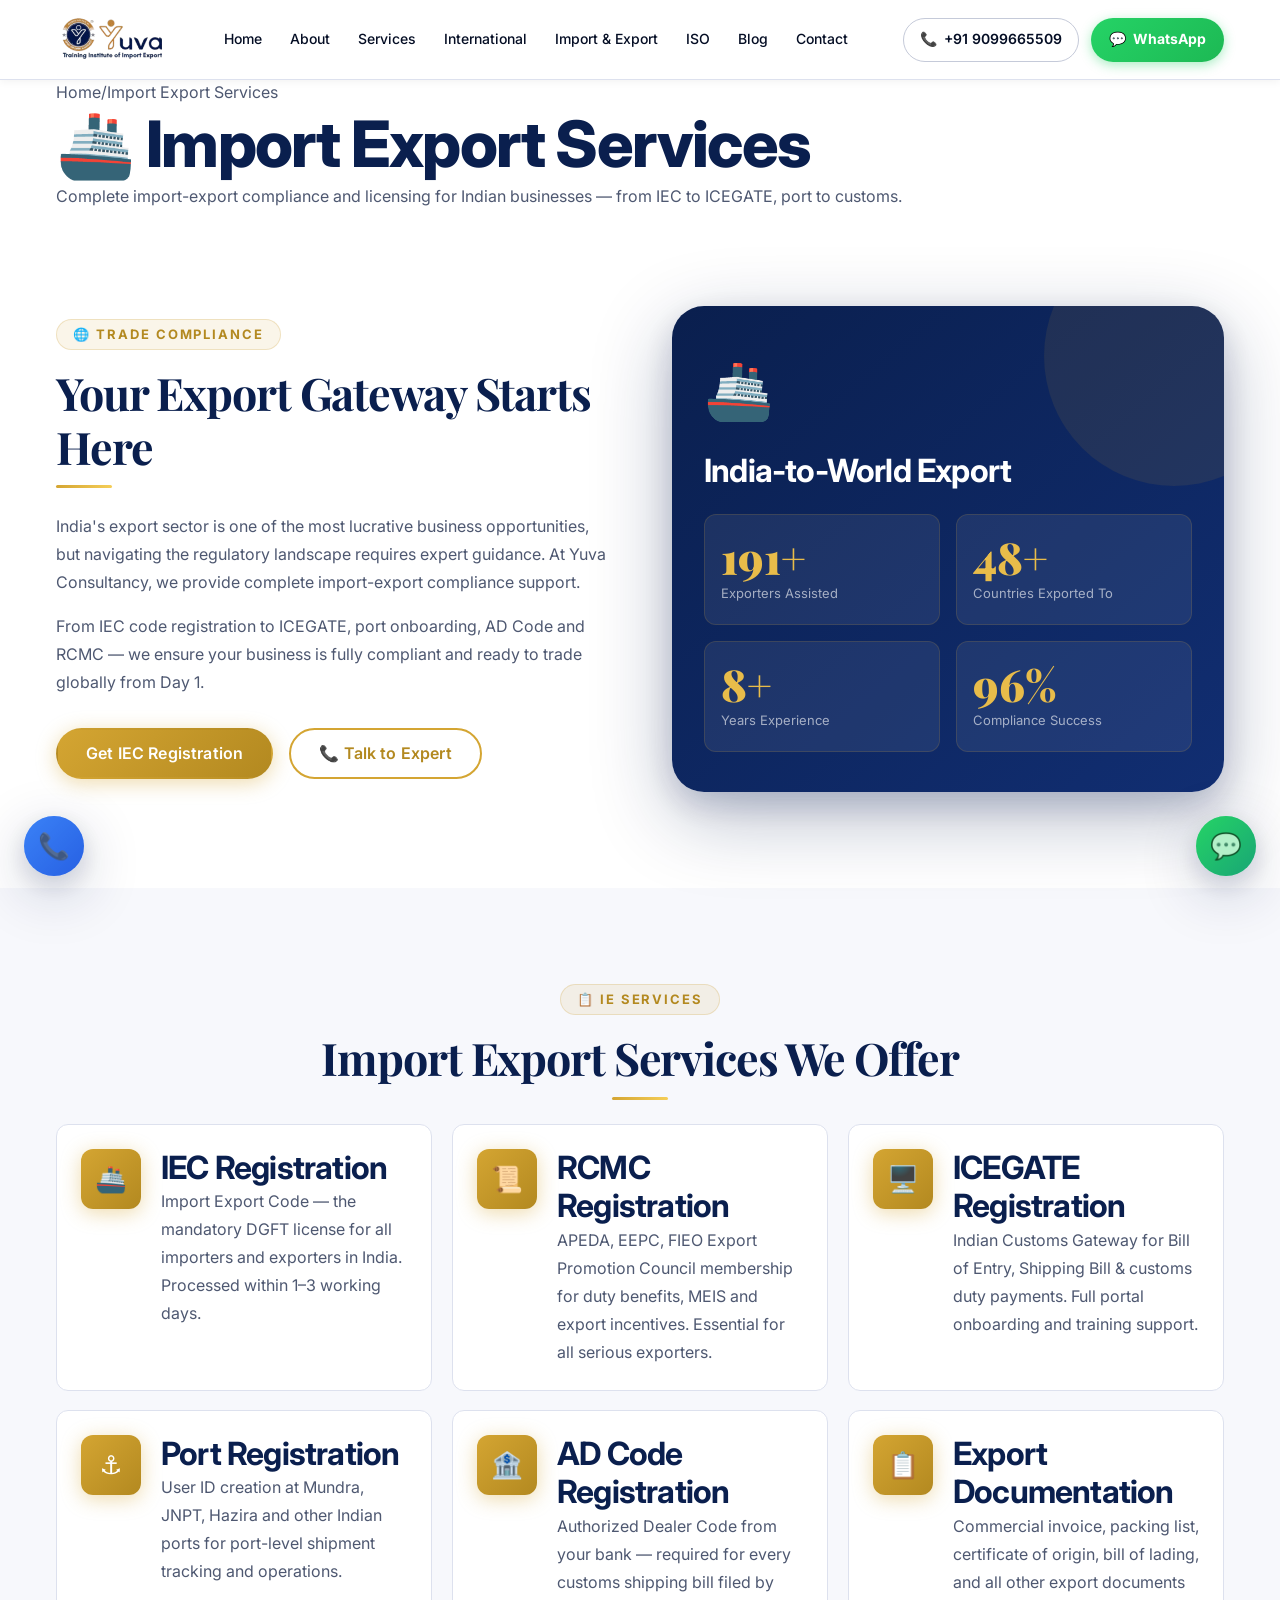
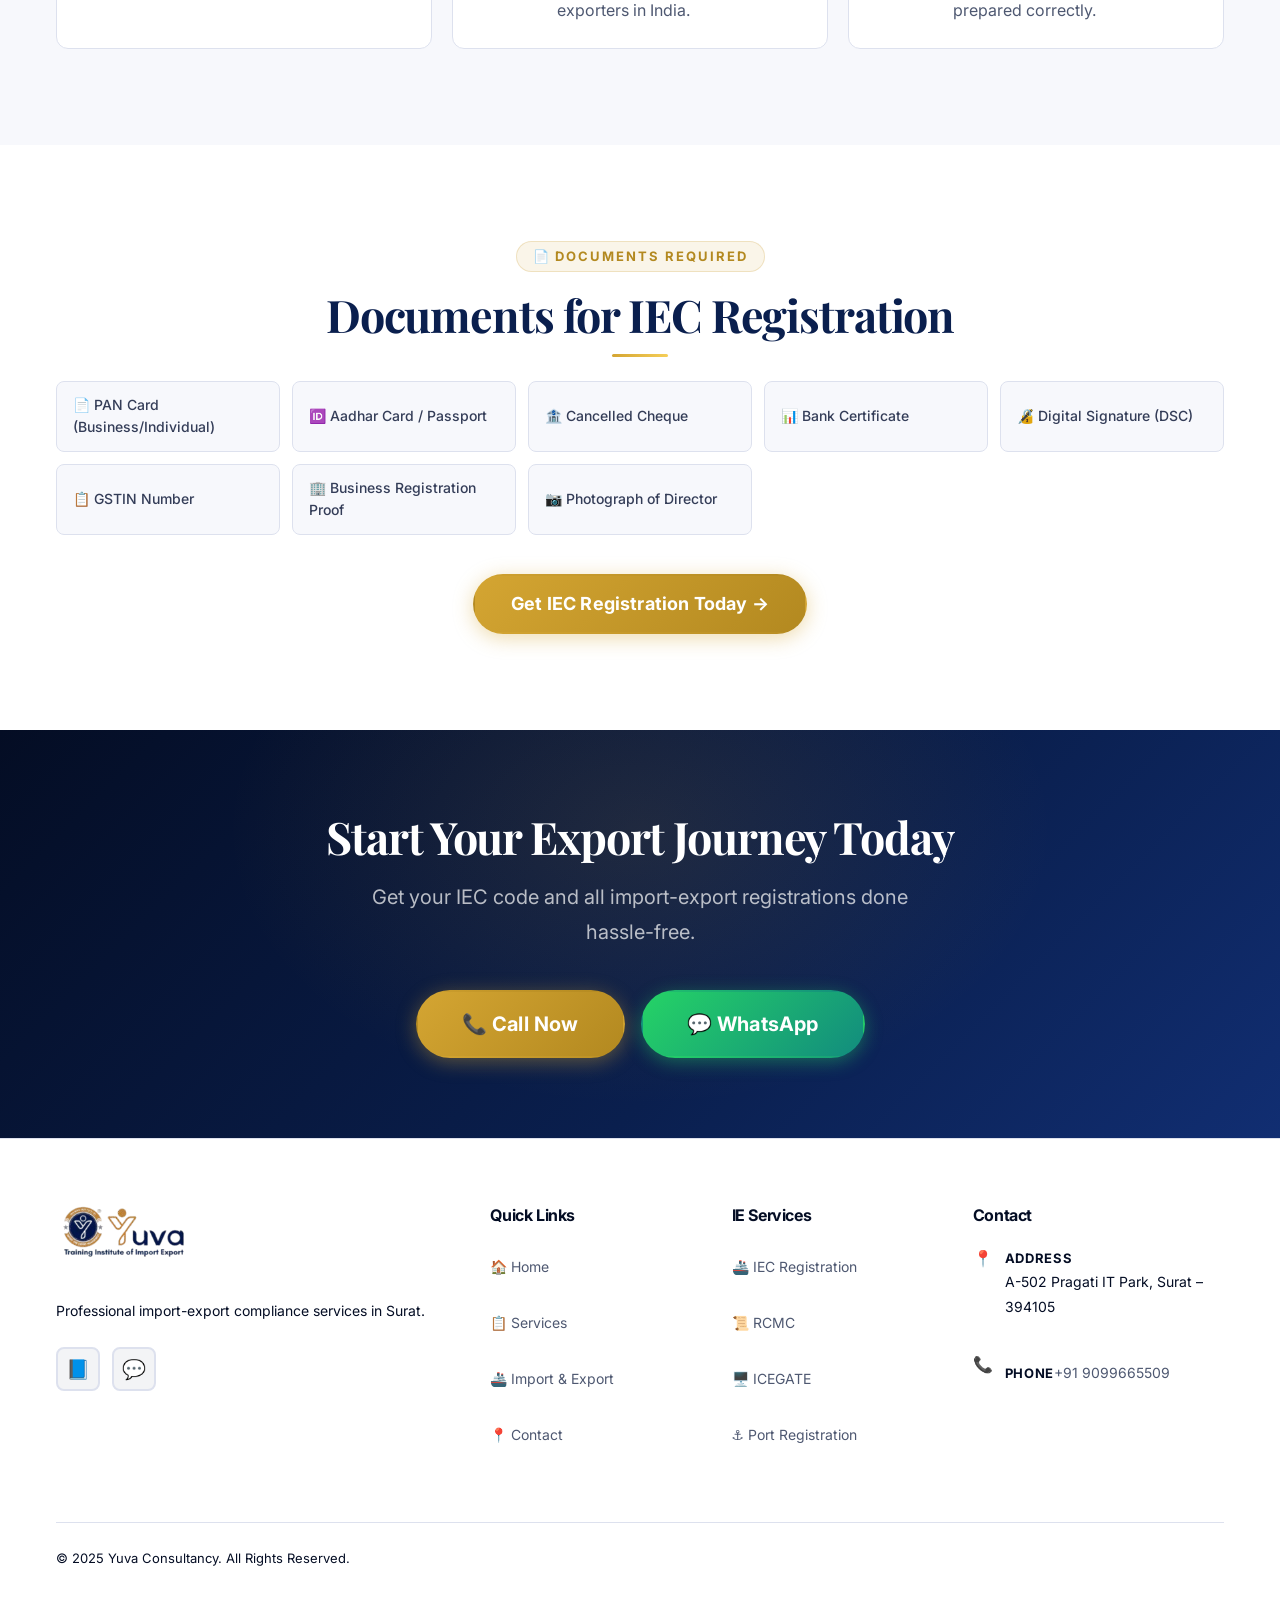
<file: import-export-services/index.html>
﻿<!DOCTYPE html>
<html lang="en">
<head>
  <meta charset="UTF-8" />
  <meta name="viewport" content="width=device-width, initial-scale=1.0" />
  <link rel="preconnect" href="https://fonts.googleapis.com" />
  <link rel="preconnect" href="https://fonts.gstatic.com" crossorigin />
  <meta name="theme-color" content="#0A1F4E" />
  <title>Import Export Services | IEC, ICEGATE, RCMC, Port Registration | Yuva Consultancy</title>
  <meta name="description" content="Complete import-export compliance services in Surat: IEC registration, ICEGATE, Port registration, AD Code, RCMC, Export documentation. Yuva Consultancy." />
  <link rel="canonical" href="https://yuvaconsultancy.com/import-export-services/" />
  <link rel="icon" type="image/svg+xml" href="data:image/svg+xml,<svg xmlns='http://www.w3.org/2000/svg' viewBox='0 0 100 100'><rect width='100' height='100' rx='20' fill='%230A1F4E'/><text y='.9em' font-size='70' font-family='Arial' font-weight='900' fill='%23C9982A' text-anchor='middle' x='50'>Y</text></svg>" />
  <link rel="stylesheet" href="../assets/css/tokens.css" />
  <link rel="stylesheet" href="../assets/css/base.css" />
  <link rel="stylesheet" href="../assets/css/animations.css" />
  <link rel="stylesheet" href="../assets/css/components.css" />
  <link rel="stylesheet" href="../assets/css/header.css" />
  <link rel="stylesheet" href="../assets/css/sections.css" />
  <link rel="stylesheet" href="../assets/css/responsive.css" />
  <style>
    .ie-feature-card { display: flex; gap: var(--sp-5); align-items: flex-start; padding: var(--sp-6); background: var(--clr-white); border-radius: var(--radius-md); border: 1.5px solid var(--clr-gray-200); transition: var(--transition); }
    .ie-feature-card:hover { box-shadow: var(--shadow-md); border-color: rgba(201,152,42,0.3); }
    .ie-features-grid { display: grid; grid-template-columns: repeat(auto-fill, minmax(290px, 1fr)); gap: var(--sp-5); }
    .doc-chip { display: flex; align-items: center; gap: var(--sp-2); padding: var(--sp-3) var(--sp-4); background: var(--clr-off-white); border: 1px solid var(--clr-gray-200); border-radius: var(--radius-sm); font-size: var(--fs-sm); font-weight: var(--fw-medium); color: var(--clr-gray-700); }
    .doc-chips { display: grid; grid-template-columns: repeat(auto-fill, minmax(200px, 1fr)); gap: var(--sp-3); }
  </style>

  <meta property="og:type" content="website" />
  <meta property="og:site_name" content="Yuva Consultancy" />
  <meta property="og:title" content="Import Export Services | IEC, ICEGATE, RCMC, Port Registration | Yuva Consultancy" />
  <meta property="og:description" content="Complete import-export compliance services in Surat: IEC registration, ICEGATE, Port registration, AD Code, RCMC, Export documentation. Yuva Consultancy." />
  <meta property="og:locale" content="en_IN" />
  <meta name="twitter:card" content="summary_large_image" />
  <meta name="twitter:title" content="Import Export Services | IEC, ICEGATE, RCMC, Port Registration | Yuva Consultancy" />
  <meta name="twitter:description" content="Complete import-export compliance services in Surat: IEC registration, ICEGATE, Port registration, AD Code, RCMC, Export documentation. Yuva Consultancy." />
</head>
<body>
<div id="scroll-progress"></div>
<header class="site-header"><div class="container header-inner"><a href="/" class="site-logo"><div class="logo-text-group"><img src="/assets/images/logo.png" alt="Yuva Consultancy Logo"></div></a><nav class="main-nav"><a href="/" class="nav-link" data-nav-link>Home</a><a href="/about/" class="nav-link" data-nav-link>About</a><a href="/services/" class="nav-link" data-nav-link>Services</a><a href="/international-company-registration/" class="nav-link" data-nav-link>International</a><a href="/import-export-services/" class="nav-link" data-nav-link>Import &amp; Export</a><a href="/iso-certification/" class="nav-link" data-nav-link>ISO</a><a href="/blog/" class="nav-link" data-nav-link>Blog</a><a href="/contact/" class="nav-link" data-nav-link>Contact</a></nav><div class="header-actions"><a href="tel:+919099665509" class="header-call-btn"><span>📞</span><span class="btn-text">+91 9099665509</span></a><a href="#" data-wa class="header-wa-btn"><span>💬</span><span class="btn-text">WhatsApp</span></a><button id="hamburger-btn" class="hamburger-btn" aria-label="Toggle Navigation" aria-expanded="false" aria-controls="mobile-nav"><span class="hamburger-line"></span><span class="hamburger-line"></span><span class="hamburger-line"></span></button></div></div></header>
<nav id="mobile-nav" class="mobile-nav"><a href="/" class="mobile-nav-link" data-nav-link>🏠 Home</a><a href="/about/" class="mobile-nav-link" data-nav-link>🏢 About</a><a href="/services/" class="mobile-nav-link" data-nav-link>📋 Services</a><a href="/international-company-registration/" class="mobile-nav-link" data-nav-link>🌍 International</a><a href="/import-export-services/" class="mobile-nav-link" data-nav-link>🚢 Import &amp; Export</a><a href="/iso-certification/" class="mobile-nav-link" data-nav-link>🏆 ISO</a><a href="/blog/" class="mobile-nav-link" data-nav-link>📰 Blog</a><a href="/contact/" class="mobile-nav-link" data-nav-link>📍 Contact</a><div class="mobile-nav-actions"><a href="tel:+919099665509" class="btn btn-call btn-sm">📞 Call</a><a href="#" data-wa class="btn btn-wa btn-sm">💬 WhatsApp</a></div></nav>

<main class="page-body">
  <div class="page-hero-banner">
    <div class="container">
      <nav class="breadcrumb"><a href="/">Home</a><span class="breadcrumb-sep">/</span><span>Import Export Services</span></nav>
      <h1>🚢 Import Export Services</h1>
      <p>Complete import-export compliance and licensing for Indian businesses — from IEC to ICEGATE, port to customs.</p>
    </div>
  </div>

  <!-- OVERVIEW -->
  <section class="section" aria-labelledby="ie-overview">
    <div class="container">
      <div style="display:grid;grid-template-columns:1fr 1fr;gap:var(--sp-16);align-items:center;" class="about-grid">
        <div data-reveal="fade-left">
          <span class="section-eyebrow">🌐 Trade Compliance</span>
          <h2 class="section-heading" id="ie-overview">Your Export Gateway Starts Here</h2>
          <span class="gold-rule"></span>
          <p style="margin-bottom:var(--sp-4);">India's export sector is one of the most lucrative business opportunities, but navigating the regulatory landscape requires expert guidance. At Yuva Consultancy, we provide complete import-export compliance support.</p>
          <p style="margin-bottom:var(--sp-8);">From IEC code registration to ICEGATE, port onboarding, AD Code and RCMC — we ensure your business is fully compliant and ready to trade globally from Day 1.</p>
          <div class="flex gap-4" style="flex-wrap:wrap;">
            <a href="/contact/" class="btn btn-primary">Get IEC Registration</a>
            <a href="tel:+919099665509" class="btn btn-outline-gold">📞 Talk to Expert</a>
          </div>
        </div>
        <div data-reveal="fade-right">
          <div class="about-visual">
            <div style="font-size:3.5rem;margin-bottom:var(--sp-4);" aria-hidden="true">🚢</div>
            <h3 style="color:var(--clr-white);margin-bottom:var(--sp-6);">India-to-World Export</h3>
            <div class="about-stat-grid">
              <div class="about-stat"><div class="a-num" data-count="200" data-suffix="+">0+</div><div class="a-lbl">Exporters Assisted</div></div>
              <div class="about-stat"><div class="a-num" data-count="50" data-suffix="+">0+</div><div class="a-lbl">Countries Exported To</div></div>
              <div class="about-stat"><div class="a-num" data-count="8" data-suffix="+">0+</div><div class="a-lbl">Years Experience</div></div>
              <div class="about-stat"><div class="a-num" data-count="100" data-suffix="%">0%</div><div class="a-lbl">Compliance Success</div></div>
            </div>
          </div>
        </div>
      </div>
    </div>
  </section>

  <!-- Services -->
  <section class="section section-light" aria-labelledby="ie-services">
    <div class="container">
      <div class="text-center" data-reveal="fade-up"><span class="section-eyebrow">📋 IE Services</span><h2 class="section-heading" id="ie-services">Import Export Services We Offer</h2><span class="gold-rule"></span></div>
      <div class="ie-features-grid" data-stagger="80">
        <div class="ie-feature-card" data-reveal="fade-up"><div class="icon-box icon-box-gold-solid">🚢</div><div><h3 class="h4">IEC Registration</h3><p>Import Export Code — the mandatory DGFT license for all importers and exporters in India. Processed within 1–3 working days.</p></div></div>
        <div class="ie-feature-card" data-reveal="fade-up"><div class="icon-box icon-box-gold-solid">📜</div><div><h3 class="h4">RCMC Registration</h3><p>APEDA, EEPC, FIEO Export Promotion Council membership for duty benefits, MEIS and export incentives. Essential for all serious exporters.</p></div></div>
        <div class="ie-feature-card" data-reveal="fade-up"><div class="icon-box icon-box-gold-solid">🖥️</div><div><h3 class="h4">ICEGATE Registration</h3><p>Indian Customs Gateway for Bill of Entry, Shipping Bill &amp; customs duty payments. Full portal onboarding and training support.</p></div></div>
        <div class="ie-feature-card" data-reveal="fade-up"><div class="icon-box icon-box-gold-solid">⚓</div><div><h3 class="h4">Port Registration</h3><p>User ID creation at Mundra, JNPT, Hazira and other Indian ports for port-level shipment tracking and operations.</p></div></div>
        <div class="ie-feature-card" data-reveal="fade-up"><div class="icon-box icon-box-gold-solid">🏦</div><div><h3 class="h4">AD Code Registration</h3><p>Authorized Dealer Code from your bank — required for every customs shipping bill filed by exporters in India.</p></div></div>
        <div class="ie-feature-card" data-reveal="fade-up"><div class="icon-box icon-box-gold-solid">📋</div><div><h3 class="h4">Export Documentation</h3><p>Commercial invoice, packing list, certificate of origin, bill of lading, and all other export documents prepared correctly.</p></div></div>
      </div>
    </div>
  </section>

  <!-- Documents -->
  <section class="section" aria-labelledby="ie-docs">
    <div class="container">
      <div class="text-center" data-reveal="fade-up"><span class="section-eyebrow">📄 Documents Required</span><h2 class="section-heading" id="ie-docs">Documents for IEC Registration</h2><span class="gold-rule"></span></div>
      <div class="doc-chips" data-reveal="fade-up" data-delay="200">
        <div class="doc-chip">📄 PAN Card (Business/Individual)</div>
        <div class="doc-chip">🆔 Aadhar Card / Passport</div>
        <div class="doc-chip">🏦 Cancelled Cheque</div>
        <div class="doc-chip">📊 Bank Certificate</div>
        <div class="doc-chip">🔏 Digital Signature (DSC)</div>
        <div class="doc-chip">📋 GSTIN Number</div>
        <div class="doc-chip">🏢 Business Registration Proof</div>
        <div class="doc-chip">📷 Photograph of Director</div>
      </div>
      <div class="text-center" style="margin-top:var(--sp-10);" data-reveal="fade-up">
        <a href="/contact/" class="btn btn-primary btn-lg">Get IEC Registration Today →</a>
      </div>
    </div>
  </section>

  <section class="cta-banner"><div class="container" data-reveal="fade-up"><h2>Start Your Export Journey Today</h2><p>Get your IEC code and all import-export registrations done hassle-free.</p><div class="cta-btn-group"><a href="tel:+919099665509" class="btn btn-primary btn-xl">📞 Call Now</a><a href="#" data-wa class="btn btn-wa btn-xl">💬 WhatsApp</a></div></div></section>
</main>

<footer class="site-footer"><div class="container"><div class="footer-grid"><div><a href="/" class="footer-logo" aria-label="Yuva Consultancy - Home" style="display: inline-block; margin-bottom: var(--sp-4);"><img src="/assets/images/logo.png" alt="Yuva Consultancy Logo" style="height: 60px; width: auto;"></a><p class="footer-brand-desc">Professional import-export compliance services in Surat.</p><div class="footer-social"><a href="#" class="social-icon">📘</a><a href="#" data-wa class="social-icon">💬</a></div></div><div><h3 class="footer-col-title">Quick Links</h3><nav class="footer-links"><a href="/" class="footer-link">🏠 Home</a><a href="/services/" class="footer-link">📋 Services</a><a href="/import-export-services/" class="footer-link">🚢 Import &amp; Export</a><a href="/contact/" class="footer-link">📍 Contact</a></nav></div><div><h3 class="footer-col-title">IE Services</h3><nav class="footer-links"><a href="/import-export-services/" class="footer-link">🚢 IEC Registration</a><a href="/import-export-services/" class="footer-link">📜 RCMC</a><a href="/import-export-services/" class="footer-link">🖥️ ICEGATE</a><a href="/import-export-services/" class="footer-link">⚓ Port Registration</a></nav></div><div><h3 class="footer-col-title">Contact</h3><address class="footer-contact-list" style="font-style:normal;"><div class="footer-contact-item"><span class="contact-icon">📍</span><div class="contact-info-text"><span class="info-label">Address</span><span class="info-val">A-502 Pragati IT Park, Surat – 394105</span></div></div><div class="footer-contact-item"><span class="contact-icon">📞</span><div class="contact-info-text"><span class="info-label">Phone</span><a href="tel:+919099665509" class="info-val">+91 9099665509</a></div></div></address></div></div><div class="footer-bottom"><p>© 2025 Yuva Consultancy. All Rights Reserved.</p></div></div></footer>
<div class="float-btn-group-right"><a href="#" data-wa class="float-action-btn float-wa-btn" aria-label="WhatsApp"><span class="float-label" aria-hidden="true">WhatsApp</span>💬</a></div>
<div class="float-btn-group-left"><a href="tel:+919099665509" class="float-action-btn float-call-btn left" aria-label="Call Now"><span class="float-label" aria-hidden="true">Call Now</span>📞</a></div>
<script src="../assets/js/core.js" defer></script>
<script src="../assets/js/animations.js" defer></script>
<script src="../assets/js/counter.js" defer></script>
<script src="../assets/js/wa.js" defer></script>
</body>
</html>
</file>
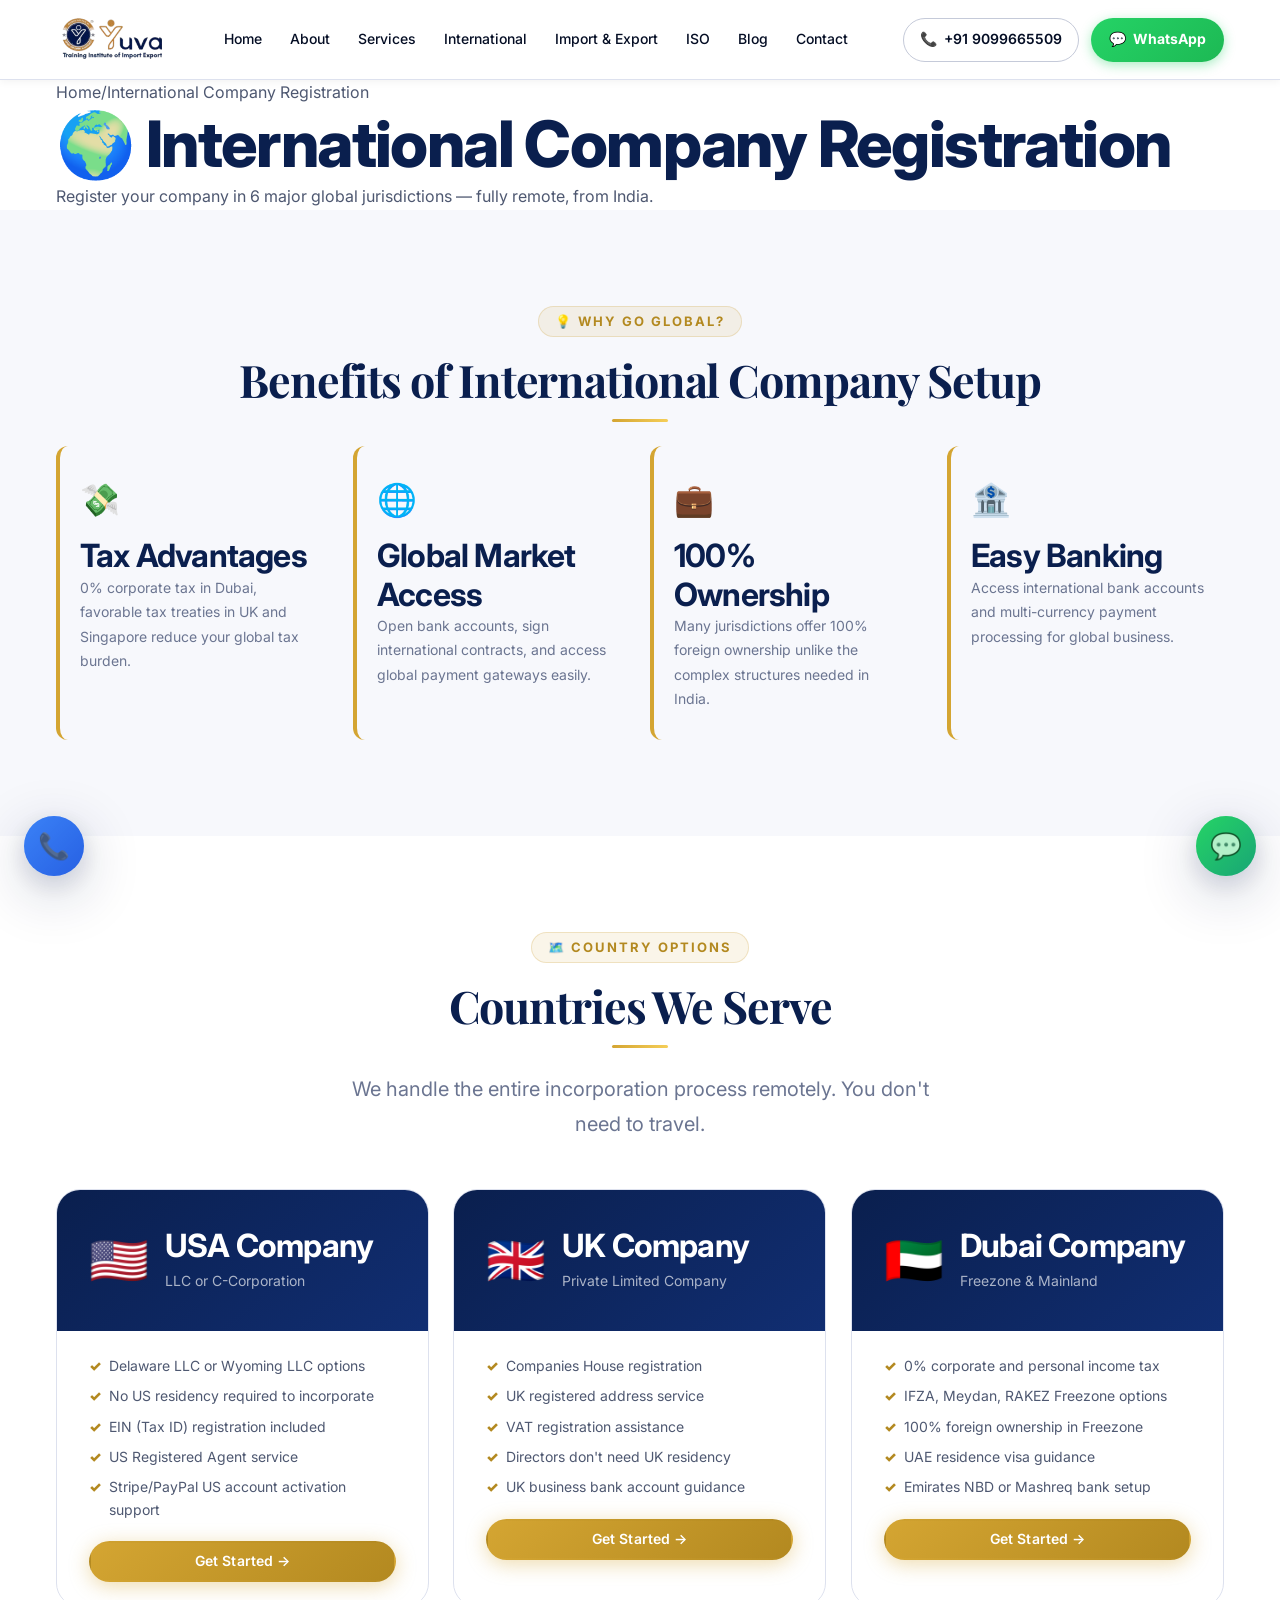
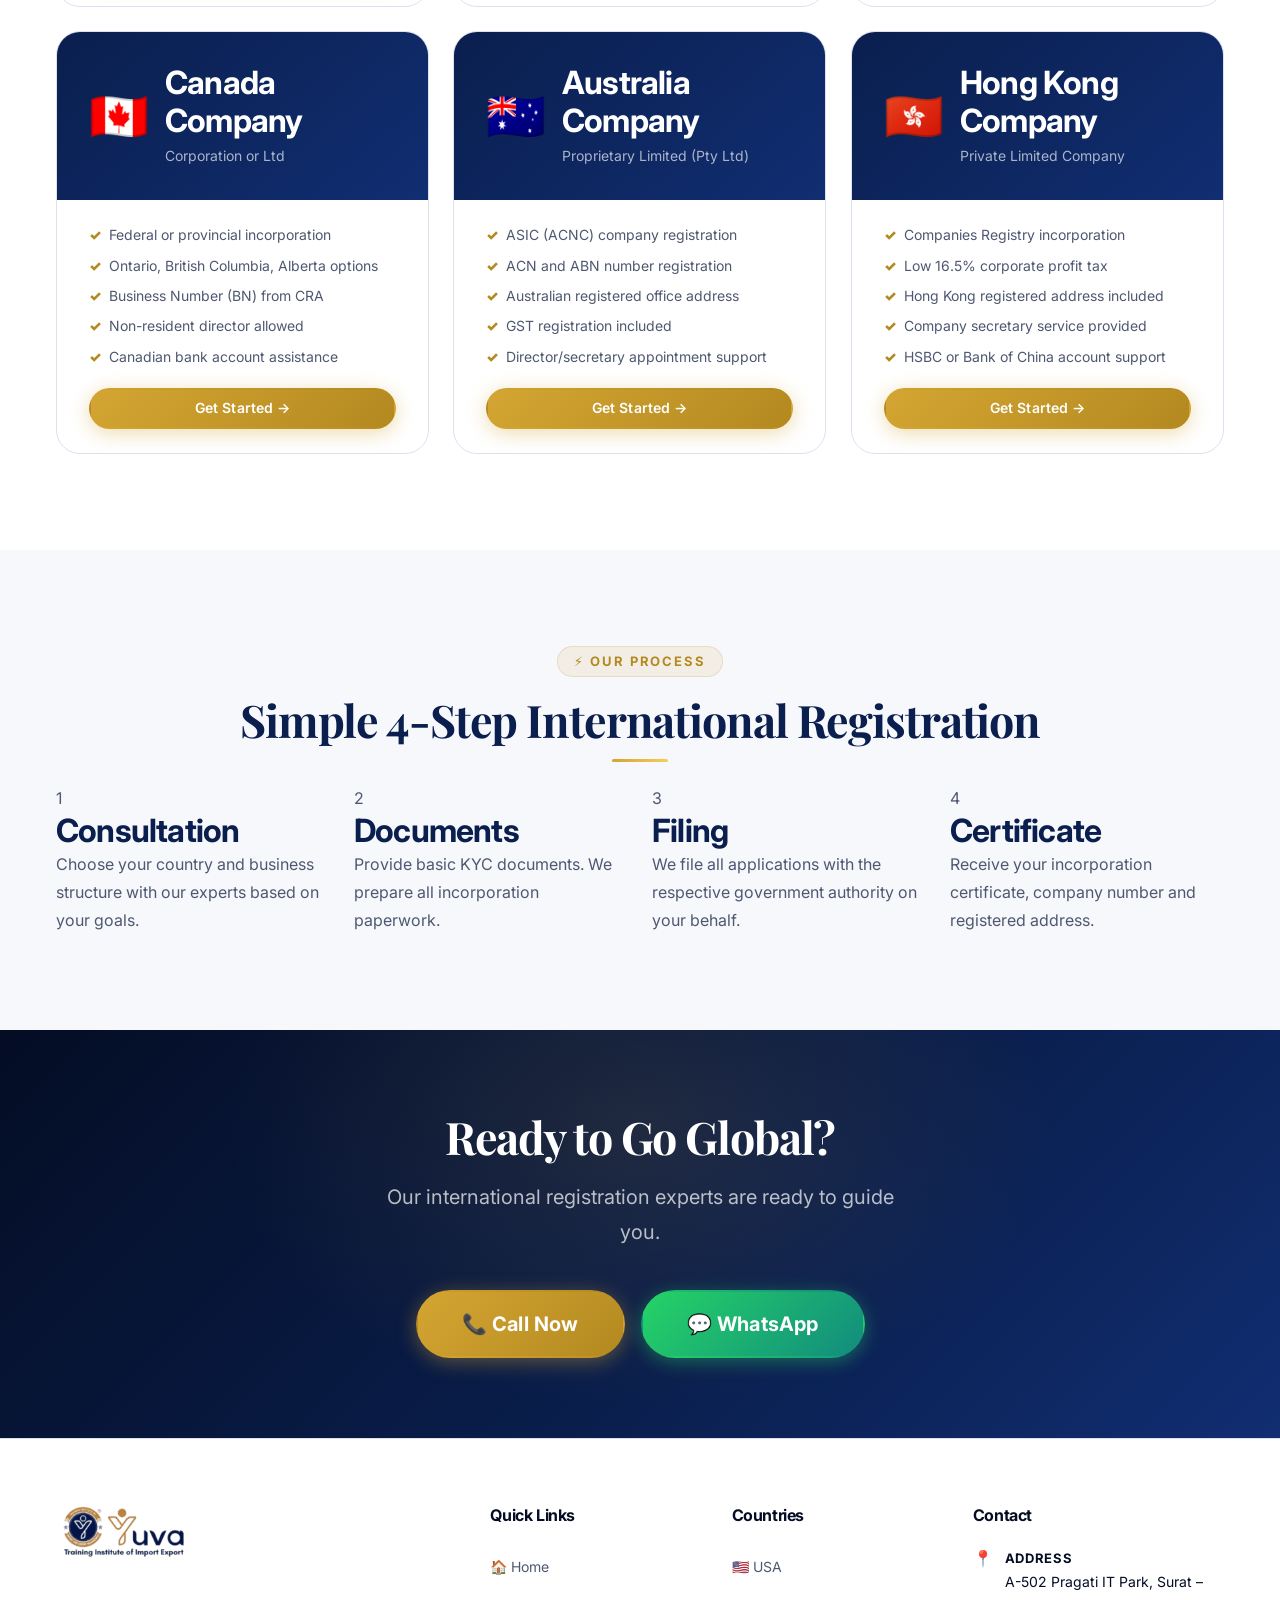
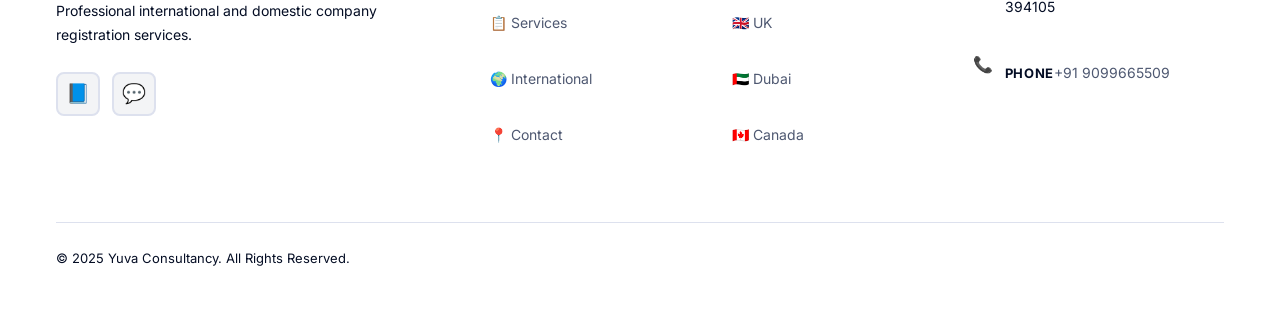
<file: international-company-registration/index.html>
﻿<!DOCTYPE html>
<html lang="en">
<head>
  <meta charset="UTF-8" />
  <meta name="viewport" content="width=device-width, initial-scale=1.0" />
  <link rel="preconnect" href="https://fonts.googleapis.com" />
  <link rel="preconnect" href="https://fonts.gstatic.com" crossorigin />
  <meta name="theme-color" content="#0A1F4E" />
  <title>International Company Registration | USA, UK, Dubai, Canada, Australia | Yuva Consultancy</title>
  <meta name="description" content="Register your company in USA, UK, Dubai, Canada, Australia and Hong Kong with Yuva Consultancy. Remote international company registration from India." />
  <link rel="canonical" href="https://yuvaconsultancy.com/international-company-registration/" />
  <link rel="icon" type="image/svg+xml" href="data:image/svg+xml,<svg xmlns='http://www.w3.org/2000/svg' viewBox='0 0 100 100'><rect width='100' height='100' rx='20' fill='%230A1F4E'/><text y='.9em' font-size='70' font-family='Arial' font-weight='900' fill='%23C9982A' text-anchor='middle' x='50'>Y</text></svg>" />
  <link rel="stylesheet" href="../assets/css/tokens.css" />
  <link rel="stylesheet" href="../assets/css/base.css" />
  <link rel="stylesheet" href="../assets/css/animations.css" />
  <link rel="stylesheet" href="../assets/css/components.css" />
  <link rel="stylesheet" href="../assets/css/header.css" />
  <link rel="stylesheet" href="../assets/css/sections.css" />
  <link rel="stylesheet" href="../assets/css/responsive.css" />
  <style>
    .intl-card { background: var(--clr-white); border-radius: var(--radius-xl); border: 1.5px solid var(--clr-gray-200); overflow: hidden; transition: var(--transition); }
    .intl-card:hover { transform: translateY(-6px); box-shadow: var(--shadow-xl); border-color: rgba(201,152,42,0.3); }
    .intl-card-header { padding: var(--sp-8); background: linear-gradient(140deg, var(--clr-navy), var(--clr-navy-80)); display: flex; align-items: center; gap: var(--sp-4); }
    .intl-card-header h3 { color: var(--clr-white); margin-bottom: 3px; }
    .intl-card-header p { color: rgba(255,255,255,0.65); font-size: var(--fs-sm); }
    .intl-card-body { padding: var(--sp-6) var(--sp-8); }
    .intl-features { display: flex; flex-direction: column; gap: var(--sp-2); margin-bottom: var(--sp-5); }
    .intl-feature { display: flex; gap: var(--sp-2); font-size: var(--fs-sm); color: var(--clr-gray-600); }
    .intl-feature::before { content: '✓'; color: var(--clr-gold-dark); font-weight: var(--fw-black); flex-shrink: 0; }
    .intl-grid { display: grid; grid-template-columns: repeat(auto-fill, minmax(340px, 1fr)); gap: var(--sp-6); }
  </style>

  <meta property="og:type" content="website" />
  <meta property="og:site_name" content="Yuva Consultancy" />
  <meta property="og:title" content="International Company Registration | USA, UK, Dubai, Canada, Australia | Yuva Consultancy" />
  <meta property="og:description" content="Register your company in USA, UK, Dubai, Canada, Australia and Hong Kong with Yuva Consultancy. Remote international company registration from India." />
  <meta property="og:locale" content="en_IN" />
  <meta name="twitter:card" content="summary_large_image" />
  <meta name="twitter:title" content="International Company Registration | USA, UK, Dubai, Canada, Australia | Yuva Consultancy" />
  <meta name="twitter:description" content="Register your company in USA, UK, Dubai, Canada, Australia and Hong Kong with Yuva Consultancy. Remote international company registration from India." />
</head>
<body>
<div id="scroll-progress"></div>
<header class="site-header"><div class="container header-inner"><a href="/" class="site-logo"><div class="logo-text-group"><img src="/assets/images/logo.png" alt="Yuva Consultancy Logo"></div></a><nav class="main-nav"><a href="/" class="nav-link" data-nav-link>Home</a><a href="/about/" class="nav-link" data-nav-link>About</a><a href="/services/" class="nav-link" data-nav-link>Services</a><a href="/international-company-registration/" class="nav-link" data-nav-link>International</a><a href="/import-export-services/" class="nav-link" data-nav-link>Import &amp; Export</a><a href="/iso-certification/" class="nav-link" data-nav-link>ISO</a><a href="/blog/" class="nav-link" data-nav-link>Blog</a><a href="/contact/" class="nav-link" data-nav-link>Contact</a></nav><div class="header-actions"><a href="tel:+919099665509" class="header-call-btn"><span>📞</span><span class="btn-text">+91 9099665509</span></a><a href="#" data-wa class="header-wa-btn"><span>💬</span><span class="btn-text">WhatsApp</span></a><button id="hamburger-btn" class="hamburger-btn" aria-label="Toggle Navigation" aria-expanded="false" aria-controls="mobile-nav"><span class="hamburger-line"></span><span class="hamburger-line"></span><span class="hamburger-line"></span></button></div></div></header>
<nav id="mobile-nav" class="mobile-nav"><a href="/" class="mobile-nav-link" data-nav-link>🏠 Home</a><a href="/about/" class="mobile-nav-link" data-nav-link>🏢 About</a><a href="/services/" class="mobile-nav-link" data-nav-link>📋 Services</a><a href="/international-company-registration/" class="mobile-nav-link" data-nav-link>🌍 International</a><a href="/import-export-services/" class="mobile-nav-link" data-nav-link>🚢 Import &amp; Export</a><a href="/iso-certification/" class="mobile-nav-link" data-nav-link>🏆 ISO</a><a href="/blog/" class="mobile-nav-link" data-nav-link>📰 Blog</a><a href="/contact/" class="mobile-nav-link" data-nav-link>📍 Contact</a><div class="mobile-nav-actions"><a href="tel:+919099665509" class="btn btn-call btn-sm">📞 Call</a><a href="#" data-wa class="btn btn-wa btn-sm">💬 WhatsApp</a></div></nav>

<main class="page-body">
  <div class="page-hero-banner">
    <div class="container">
      <nav class="breadcrumb"><a href="/">Home</a><span class="breadcrumb-sep">/</span><span>International Company Registration</span></nav>
      <h1>🌍 International Company Registration</h1>
      <p>Register your company in 6 major global jurisdictions — fully remote, from India.</p>
    </div>
  </div>

  <!-- Benefits -->
  <section class="section section-light" aria-labelledby="intl-benefits">
    <div class="container">
      <div class="text-center" data-reveal="fade-up">
        <span class="section-eyebrow">💡 Why Go Global?</span>
        <h2 class="section-heading" id="intl-benefits">Benefits of International Company Setup</h2>
        <span class="gold-rule"></span>
      </div>
      <div class="trust-grid" style="display:grid;grid-template-columns:repeat(auto-fill,minmax(220px,1fr));gap:var(--sp-5);" data-stagger="100">
        <div class="value-card" data-reveal="fade-up"><div class="v-icon">💸</div><h3 class="h4">Tax Advantages</h3><p>0% corporate tax in Dubai, favorable tax treaties in UK and Singapore reduce your global tax burden.</p></div>
        <div class="value-card" data-reveal="fade-up"><div class="v-icon">🌐</div><h3 class="h4">Global Market Access</h3><p>Open bank accounts, sign international contracts, and access global payment gateways easily.</p></div>
        <div class="value-card" data-reveal="fade-up"><div class="v-icon">💼</div><h3 class="h4">100% Ownership</h3><p>Many jurisdictions offer 100% foreign ownership unlike the complex structures needed in India.</p></div>
        <div class="value-card" data-reveal="fade-up"><div class="v-icon">🏦</div><h3 class="h4">Easy Banking</h3><p>Access international bank accounts and multi-currency payment processing for global business.</p></div>
      </div>
    </div>
  </section>

  <!-- Countries -->
  <section class="section" aria-labelledby="countries-heading">
    <div class="container">
      <div class="text-center" data-reveal="fade-up">
        <span class="section-eyebrow">🗺️ Country Options</span>
        <h2 class="section-heading" id="countries-heading">Countries We Serve</h2>
        <span class="gold-rule"></span>
        <p class="section-subheading">We handle the entire incorporation process remotely. You don't need to travel.</p>
      </div>
      <div class="intl-grid" data-stagger="100">
        <div class="intl-card" data-reveal="fade-up">
          <div class="intl-card-header"><span style="font-size:3rem;">🇺🇸</span><div><h3>USA Company</h3><p>LLC or C-Corporation</p></div></div>
          <div class="intl-card-body">
            <ul class="intl-features">
              <li class="intl-feature">Delaware LLC or Wyoming LLC options</li>
              <li class="intl-feature">No US residency required to incorporate</li>
              <li class="intl-feature">EIN (Tax ID) registration included</li>
              <li class="intl-feature">US Registered Agent service</li>
              <li class="intl-feature">Stripe/PayPal US account activation support</li>
            </ul>
            <a href="#" data-wa-service="USA Company Registration" class="btn btn-primary btn-sm btn-full">Get Started →</a>
          </div>
        </div>
        <div class="intl-card" data-reveal="fade-up">
          <div class="intl-card-header"><span style="font-size:3rem;">🇬🇧</span><div><h3>UK Company</h3><p>Private Limited Company</p></div></div>
          <div class="intl-card-body">
            <ul class="intl-features">
              <li class="intl-feature">Companies House registration</li>
              <li class="intl-feature">UK registered address service</li>
              <li class="intl-feature">VAT registration assistance</li>
              <li class="intl-feature">Directors don't need UK residency</li>
              <li class="intl-feature">UK business bank account guidance</li>
            </ul>
            <a href="#" data-wa-service="UK Company Registration" class="btn btn-primary btn-sm btn-full">Get Started →</a>
          </div>
        </div>
        <div class="intl-card" data-reveal="fade-up">
          <div class="intl-card-header"><span style="font-size:3rem;">🇦🇪</span><div><h3>Dubai Company</h3><p>Freezone &amp; Mainland</p></div></div>
          <div class="intl-card-body">
            <ul class="intl-features">
              <li class="intl-feature">0% corporate and personal income tax</li>
              <li class="intl-feature">IFZA, Meydan, RAKEZ Freezone options</li>
              <li class="intl-feature">100% foreign ownership in Freezone</li>
              <li class="intl-feature">UAE residence visa guidance</li>
              <li class="intl-feature">Emirates NBD or Mashreq bank setup</li>
            </ul>
            <a href="#" data-wa-service="Dubai Company Registration" class="btn btn-primary btn-sm btn-full">Get Started →</a>
          </div>
        </div>
        <div class="intl-card" data-reveal="fade-up">
          <div class="intl-card-header"><span style="font-size:3rem;">🇨🇦</span><div><h3>Canada Company</h3><p>Corporation or Ltd</p></div></div>
          <div class="intl-card-body">
            <ul class="intl-features">
              <li class="intl-feature">Federal or provincial incorporation</li>
              <li class="intl-feature">Ontario, British Columbia, Alberta options</li>
              <li class="intl-feature">Business Number (BN) from CRA</li>
              <li class="intl-feature">Non-resident director allowed</li>
              <li class="intl-feature">Canadian bank account assistance</li>
            </ul>
            <a href="#" data-wa-service="Canada Company Registration" class="btn btn-primary btn-sm btn-full">Get Started →</a>
          </div>
        </div>
        <div class="intl-card" data-reveal="fade-up">
          <div class="intl-card-header"><span style="font-size:3rem;">🇦🇺</span><div><h3>Australia Company</h3><p>Proprietary Limited (Pty Ltd)</p></div></div>
          <div class="intl-card-body">
            <ul class="intl-features">
              <li class="intl-feature">ASIC (ACNC) company registration</li>
              <li class="intl-feature">ACN and ABN number registration</li>
              <li class="intl-feature">Australian registered office address</li>
              <li class="intl-feature">GST registration included</li>
              <li class="intl-feature">Director/secretary appointment support</li>
            </ul>
            <a href="#" data-wa-service="Australia Company Registration" class="btn btn-primary btn-sm btn-full">Get Started →</a>
          </div>
        </div>
        <div class="intl-card" data-reveal="fade-up">
          <div class="intl-card-header"><span style="font-size:3rem;">🇭🇰</span><div><h3>Hong Kong Company</h3><p>Private Limited Company</p></div></div>
          <div class="intl-card-body">
            <ul class="intl-features">
              <li class="intl-feature">Companies Registry incorporation</li>
              <li class="intl-feature">Low 16.5% corporate profit tax</li>
              <li class="intl-feature">Hong Kong registered address included</li>
              <li class="intl-feature">Company secretary service provided</li>
              <li class="intl-feature">HSBC or Bank of China account support</li>
            </ul>
            <a href="#" data-wa-service="Hong Kong Company Registration" class="btn btn-primary btn-sm btn-full">Get Started →</a>
          </div>
        </div>
      </div>
    </div>
  </section>

  <!-- Process -->
  <section class="section section-light" aria-labelledby="intl-process">
    <div class="container">
      <div class="text-center" data-reveal="fade-up"><span class="section-eyebrow">⚡ Our Process</span><h2 class="section-heading" id="intl-process">Simple 4-Step International Registration</h2><span class="gold-rule"></span></div>
      <div style="display:grid;grid-template-columns:repeat(auto-fill,minmax(220px,1fr));gap:var(--sp-6);" data-stagger="80">
        <div class="process-step-card" data-reveal="fade-up"><div class="step-num">1</div><h3 class="step-title">Consultation</h3><p class="step-desc">Choose your country and business structure with our experts based on your goals.</p></div>
        <div class="process-step-card" data-reveal="fade-up"><div class="step-num">2</div><h3 class="step-title">Documents</h3><p class="step-desc">Provide basic KYC documents. We prepare all incorporation paperwork.</p></div>
        <div class="process-step-card" data-reveal="fade-up"><div class="step-num">3</div><h3 class="step-title">Filing</h3><p class="step-desc">We file all applications with the respective government authority on your behalf.</p></div>
        <div class="process-step-card" data-reveal="fade-up"><div class="step-num">4</div><h3 class="step-title">Certificate</h3><p class="step-desc">Receive your incorporation certificate, company number and registered address.</p></div>
      </div>
    </div>
  </section>

  <section class="cta-banner"><div class="container" data-reveal="fade-up"><h2>Ready to Go Global?</h2><p>Our international registration experts are ready to guide you.</p><div class="cta-btn-group"><a href="tel:+919099665509" class="btn btn-primary btn-xl">📞 Call Now</a><a href="#" data-wa class="btn btn-wa btn-xl">💬 WhatsApp</a></div></div></section>
</main>

<footer class="site-footer"><div class="container"><div class="footer-grid"><div><a href="/" class="footer-logo" aria-label="Yuva Consultancy - Home" style="display: inline-block; margin-bottom: var(--sp-4);"><img src="/assets/images/logo.png" alt="Yuva Consultancy Logo" style="height: 60px; width: auto;"></a><p class="footer-brand-desc">Professional international and domestic company registration services.</p><div class="footer-social"><a href="#" class="social-icon">📘</a><a href="#" data-wa class="social-icon">💬</a></div></div><div><h3 class="footer-col-title">Quick Links</h3><nav class="footer-links"><a href="/" class="footer-link">🏠 Home</a><a href="/services/" class="footer-link">📋 Services</a><a href="/international-company-registration/" class="footer-link">🌍 International</a><a href="/contact/" class="footer-link">📍 Contact</a></nav></div><div><h3 class="footer-col-title">Countries</h3><nav class="footer-links"><a href="/international-company-registration/" class="footer-link">🇺🇸 USA</a><a href="/international-company-registration/" class="footer-link">🇬🇧 UK</a><a href="/international-company-registration/" class="footer-link">🇦🇪 Dubai</a><a href="/international-company-registration/" class="footer-link">🇨🇦 Canada</a></nav></div><div><h3 class="footer-col-title">Contact</h3><address class="footer-contact-list" style="font-style:normal;"><div class="footer-contact-item"><span class="contact-icon">📍</span><div class="contact-info-text"><span class="info-label">Address</span><span class="info-val">A-502 Pragati IT Park, Surat – 394105</span></div></div><div class="footer-contact-item"><span class="contact-icon">📞</span><div class="contact-info-text"><span class="info-label">Phone</span><a href="tel:+919099665509" class="info-val">+91 9099665509</a></div></div></address></div></div><div class="footer-bottom"><p>© 2025 Yuva Consultancy. All Rights Reserved.</p></div></div></footer>

<div class="float-btn-group-right"><a href="#" data-wa class="float-action-btn float-wa-btn" aria-label="WhatsApp"><span class="float-label" aria-hidden="true">WhatsApp</span>💬</a></div>
<div class="float-btn-group-left"><a href="tel:+919099665509" class="float-action-btn float-call-btn left" aria-label="Call Now"><span class="float-label" aria-hidden="true">Call Now</span>📞</a></div>
<script src="../assets/js/core.js" defer></script>
<script src="../assets/js/animations.js" defer></script>
<script src="../assets/js/wa.js" defer></script>
</body>
</html>
</file>
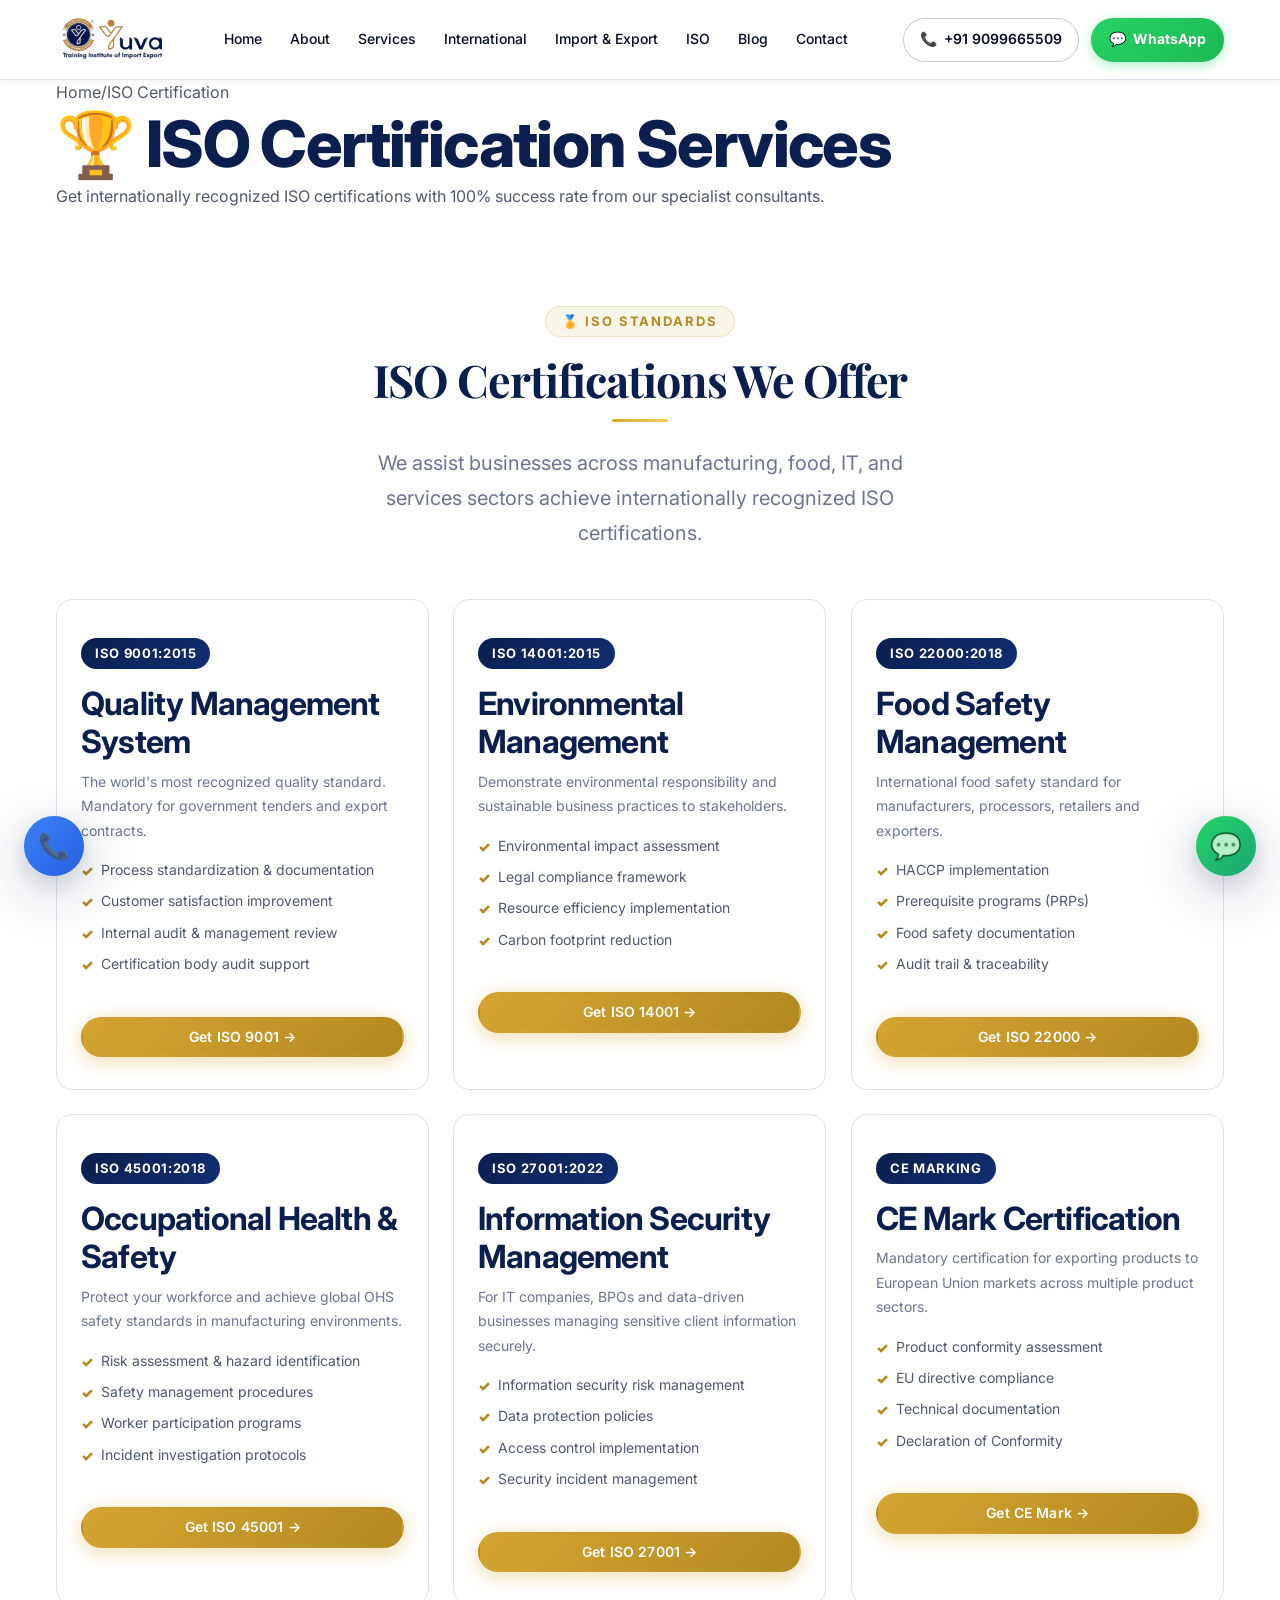
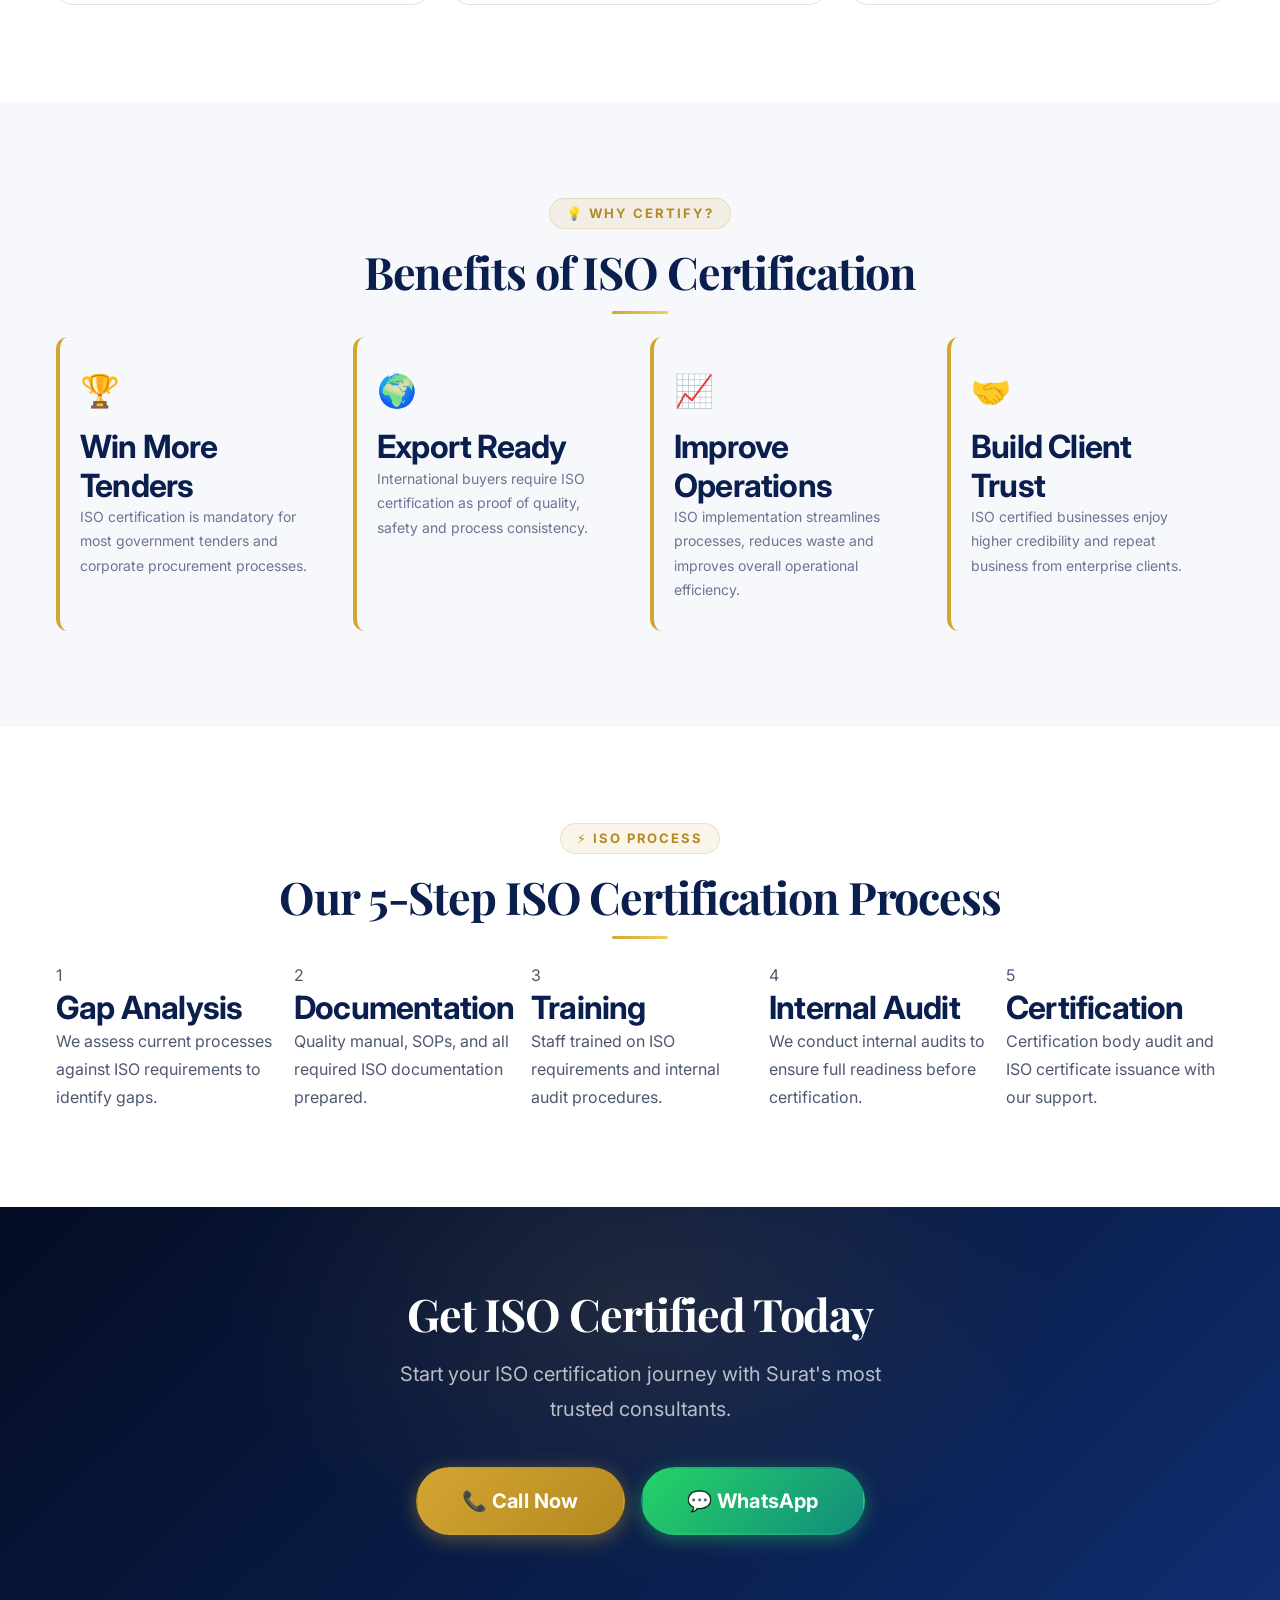
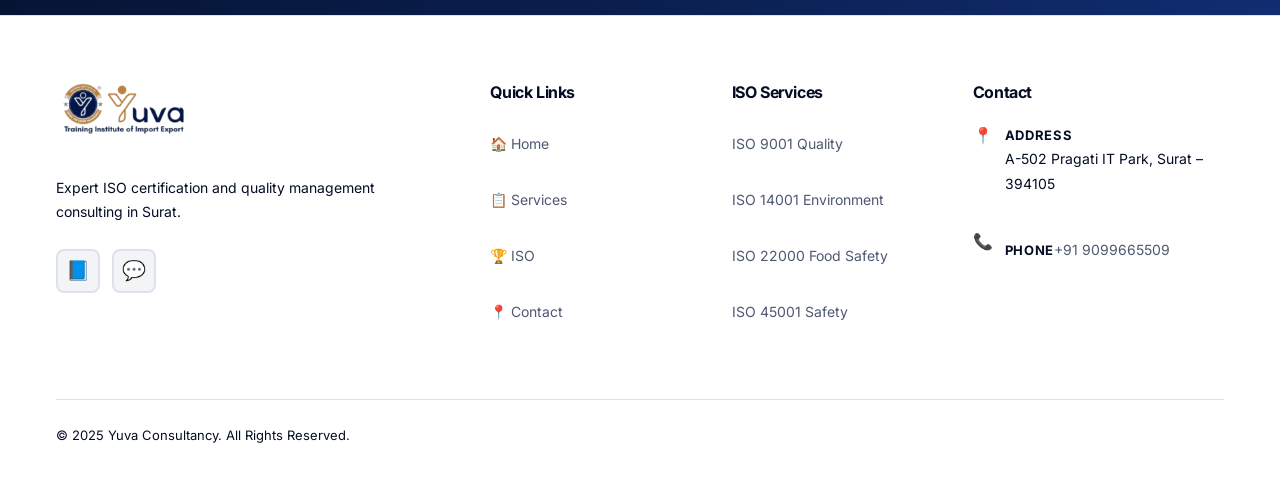
<file: iso-certification/index.html>
﻿<!DOCTYPE html>
<html lang="en">
<head>
  <meta charset="UTF-8" />
  <meta name="viewport" content="width=device-width, initial-scale=1.0" />
  <link rel="preconnect" href="https://fonts.googleapis.com" />
  <link rel="preconnect" href="https://fonts.gstatic.com" crossorigin />
  <meta name="theme-color" content="#0A1F4E" />
  <title>ISO Certification | ISO 9001, 14001, 22000, 45001 | Yuva Consultancy Surat</title>
  <meta name="description" content="Get ISO 9001, ISO 14001, ISO 22000, ISO 45001 certification in Surat with Yuva Consultancy. 100% certification success rate. Expert ISO consultants." />
  <link rel="canonical" href="https://yuvaconsultancy.com/iso-certification/" />
  <link rel="icon" type="image/svg+xml" href="data:image/svg+xml,<svg xmlns='http://www.w3.org/2000/svg' viewBox='0 0 100 100'><rect width='100' height='100' rx='20' fill='%230A1F4E'/><text y='.9em' font-size='70' font-family='Arial' font-weight='900' fill='%23C9982A' text-anchor='middle' x='50'>Y</text></svg>" />
  <link rel="stylesheet" href="../assets/css/tokens.css" />
  <link rel="stylesheet" href="../assets/css/base.css" />
  <link rel="stylesheet" href="../assets/css/animations.css" />
  <link rel="stylesheet" href="../assets/css/components.css" />
  <link rel="stylesheet" href="../assets/css/header.css" />
  <link rel="stylesheet" href="../assets/css/sections.css" />
  <link rel="stylesheet" href="../assets/css/responsive.css" />

  <meta property="og:type" content="website" />
  <meta property="og:site_name" content="Yuva Consultancy" />
  <meta property="og:title" content="ISO Certification | ISO 9001, 14001, 22000, 45001 | Yuva Consultancy Surat" />
  <meta property="og:description" content="Get ISO 9001, ISO 14001, ISO 22000, ISO 45001 certification in Surat with Yuva Consultancy. 100% certification success rate. Expert ISO consultants." />
  <meta property="og:locale" content="en_IN" />
  <meta name="twitter:card" content="summary_large_image" />
  <meta name="twitter:title" content="ISO Certification | ISO 9001, 14001, 22000, 45001 | Yuva Consultancy Surat" />
  <meta name="twitter:description" content="Get ISO 9001, ISO 14001, ISO 22000, ISO 45001 certification in Surat with Yuva Consultancy. 100% certification success rate. Expert ISO consultants." />
</head>
<body>
<div id="scroll-progress"></div>
<header class="site-header"><div class="container header-inner"><a href="/" class="site-logo"><div class="logo-text-group"><img src="/assets/images/logo.png" alt="Yuva Consultancy Logo"></div></a><nav class="main-nav"><a href="/" class="nav-link" data-nav-link>Home</a><a href="/about/" class="nav-link" data-nav-link>About</a><a href="/services/" class="nav-link" data-nav-link>Services</a><a href="/international-company-registration/" class="nav-link" data-nav-link>International</a><a href="/import-export-services/" class="nav-link" data-nav-link>Import &amp; Export</a><a href="/iso-certification/" class="nav-link" data-nav-link>ISO</a><a href="/blog/" class="nav-link" data-nav-link>Blog</a><a href="/contact/" class="nav-link" data-nav-link>Contact</a></nav><div class="header-actions"><a href="tel:+919099665509" class="header-call-btn"><span>📞</span><span class="btn-text">+91 9099665509</span></a><a href="#" data-wa class="header-wa-btn"><span>💬</span><span class="btn-text">WhatsApp</span></a><button id="hamburger-btn" class="hamburger-btn" aria-label="Toggle Navigation" aria-expanded="false" aria-controls="mobile-nav"><span class="hamburger-line"></span><span class="hamburger-line"></span><span class="hamburger-line"></span></button></div></div></header>
<nav id="mobile-nav" class="mobile-nav"><a href="/" class="mobile-nav-link" data-nav-link>🏠 Home</a><a href="/about/" class="mobile-nav-link" data-nav-link>🏢 About</a><a href="/services/" class="mobile-nav-link" data-nav-link>📋 Services</a><a href="/international-company-registration/" class="mobile-nav-link" data-nav-link>🌍 International</a><a href="/import-export-services/" class="mobile-nav-link" data-nav-link>🚢 Import &amp; Export</a><a href="/iso-certification/" class="mobile-nav-link" data-nav-link>🏆 ISO</a><a href="/blog/" class="mobile-nav-link" data-nav-link>📰 Blog</a><a href="/contact/" class="mobile-nav-link" data-nav-link>📍 Contact</a><div class="mobile-nav-actions"><a href="tel:+919099665509" class="btn btn-call btn-sm">📞 Call</a><a href="#" data-wa class="btn btn-wa btn-sm">💬 WhatsApp</a></div></nav>

<main class="page-body">
  <div class="page-hero-banner">
    <div class="container">
      <nav class="breadcrumb"><a href="/">Home</a><span class="breadcrumb-sep">/</span><span>ISO Certification</span></nav>
      <h1>🏆 ISO Certification Services</h1>
      <p>Get internationally recognized ISO certifications with 100% success rate from our specialist consultants.</p>
    </div>
  </div>

  <!-- ISO Types -->
  <section class="section" aria-labelledby="iso-types">
    <div class="container">
      <div class="text-center" data-reveal="fade-up"><span class="section-eyebrow">🏅 ISO Standards</span><h2 class="section-heading" id="iso-types">ISO Certifications We Offer</h2><span class="gold-rule"></span><p class="section-subheading">We assist businesses across manufacturing, food, IT, and services sectors achieve internationally recognized ISO certifications.</p></div>
      <div class="iso-grid" data-stagger="80">
        <div class="iso-card" data-reveal="fade-up"><div class="iso-card-top"></div><div class="iso-card-body"><div class="iso-badge-num">ISO 9001:2015</div><h3 class="h4" style="margin-bottom:var(--sp-2);">Quality Management System</h3><p style="color:var(--clr-gray-500);font-size:var(--fs-sm);margin-bottom:var(--sp-4);">The world's most recognized quality standard. Mandatory for government tenders and export contracts.</p><ul class="sdc-features"><li class="sdc-feature">Process standardization &amp; documentation</li><li class="sdc-feature">Customer satisfaction improvement</li><li class="sdc-feature">Internal audit &amp; management review</li><li class="sdc-feature">Certification body audit support</li></ul><a href="#" data-wa-service="ISO 9001 Certification" class="btn btn-primary btn-sm btn-full" style="margin-top:var(--sp-5);">Get ISO 9001 →</a></div></div>

        <div class="iso-card" data-reveal="fade-up"><div class="iso-card-top"></div><div class="iso-card-body"><div class="iso-badge-num">ISO 14001:2015</div><h3 class="h4" style="margin-bottom:var(--sp-2);">Environmental Management</h3><p style="color:var(--clr-gray-500);font-size:var(--fs-sm);margin-bottom:var(--sp-4);">Demonstrate environmental responsibility and sustainable business practices to stakeholders.</p><ul class="sdc-features"><li class="sdc-feature">Environmental impact assessment</li><li class="sdc-feature">Legal compliance framework</li><li class="sdc-feature">Resource efficiency implementation</li><li class="sdc-feature">Carbon footprint reduction</li></ul><a href="#" data-wa-service="ISO 14001 Certification" class="btn btn-primary btn-sm btn-full" style="margin-top:var(--sp-5);">Get ISO 14001 →</a></div></div>

        <div class="iso-card" data-reveal="fade-up"><div class="iso-card-top"></div><div class="iso-card-body"><div class="iso-badge-num">ISO 22000:2018</div><h3 class="h4" style="margin-bottom:var(--sp-2);">Food Safety Management</h3><p style="color:var(--clr-gray-500);font-size:var(--fs-sm);margin-bottom:var(--sp-4);">International food safety standard for manufacturers, processors, retailers and exporters.</p><ul class="sdc-features"><li class="sdc-feature">HACCP implementation</li><li class="sdc-feature">Prerequisite programs (PRPs)</li><li class="sdc-feature">Food safety documentation</li><li class="sdc-feature">Audit trail &amp; traceability</li></ul><a href="#" data-wa-service="ISO 22000 Certification" class="btn btn-primary btn-sm btn-full" style="margin-top:var(--sp-5);">Get ISO 22000 →</a></div></div>

        <div class="iso-card" data-reveal="fade-up"><div class="iso-card-top"></div><div class="iso-card-body"><div class="iso-badge-num">ISO 45001:2018</div><h3 class="h4" style="margin-bottom:var(--sp-2);">Occupational Health &amp; Safety</h3><p style="color:var(--clr-gray-500);font-size:var(--fs-sm);margin-bottom:var(--sp-4);">Protect your workforce and achieve global OHS safety standards in manufacturing environments.</p><ul class="sdc-features"><li class="sdc-feature">Risk assessment &amp; hazard identification</li><li class="sdc-feature">Safety management procedures</li><li class="sdc-feature">Worker participation programs</li><li class="sdc-feature">Incident investigation protocols</li></ul><a href="#" data-wa-service="ISO 45001 Certification" class="btn btn-primary btn-sm btn-full" style="margin-top:var(--sp-5);">Get ISO 45001 →</a></div></div>

        <div class="iso-card" data-reveal="fade-up"><div class="iso-card-top"></div><div class="iso-card-body"><div class="iso-badge-num">ISO 27001:2022</div><h3 class="h4" style="margin-bottom:var(--sp-2);">Information Security Management</h3><p style="color:var(--clr-gray-500);font-size:var(--fs-sm);margin-bottom:var(--sp-4);">For IT companies, BPOs and data-driven businesses managing sensitive client information securely.</p><ul class="sdc-features"><li class="sdc-feature">Information security risk management</li><li class="sdc-feature">Data protection policies</li><li class="sdc-feature">Access control implementation</li><li class="sdc-feature">Security incident management</li></ul><a href="#" data-wa-service="ISO 27001 Certification" class="btn btn-primary btn-sm btn-full" style="margin-top:var(--sp-5);">Get ISO 27001 →</a></div></div>

        <div class="iso-card" data-reveal="fade-up"><div class="iso-card-top"></div><div class="iso-card-body"><div class="iso-badge-num">CE MARKING</div><h3 class="h4" style="margin-bottom:var(--sp-2);">CE Mark Certification</h3><p style="color:var(--clr-gray-500);font-size:var(--fs-sm);margin-bottom:var(--sp-4);">Mandatory certification for exporting products to European Union markets across multiple product sectors.</p><ul class="sdc-features"><li class="sdc-feature">Product conformity assessment</li><li class="sdc-feature">EU directive compliance</li><li class="sdc-feature">Technical documentation</li><li class="sdc-feature">Declaration of Conformity</li></ul><a href="#" data-wa-service="CE Marking Certification" class="btn btn-primary btn-sm btn-full" style="margin-top:var(--sp-5);">Get CE Mark →</a></div></div>
      </div>
    </div>
  </section>

  <!-- Benefits -->
  <section class="section-light section" aria-labelledby="iso-benefits">
    <div class="container">
      <div class="text-center" data-reveal="fade-up"><span class="section-eyebrow">💡 Why Certify?</span><h2 class="section-heading" id="iso-benefits">Benefits of ISO Certification</h2><span class="gold-rule"></span></div>
      <div style="display:grid;grid-template-columns:repeat(auto-fill,minmax(220px,1fr));gap:var(--sp-5);" data-stagger="100">
        <div class="value-card" data-reveal="fade-up"><div class="v-icon">🏆</div><h3 class="h4">Win More Tenders</h3><p>ISO certification is mandatory for most government tenders and corporate procurement processes.</p></div>
        <div class="value-card" data-reveal="fade-up"><div class="v-icon">🌍</div><h3 class="h4">Export Ready</h3><p>International buyers require ISO certification as proof of quality, safety and process consistency.</p></div>
        <div class="value-card" data-reveal="fade-up"><div class="v-icon">📈</div><h3 class="h4">Improve Operations</h3><p>ISO implementation streamlines processes, reduces waste and improves overall operational efficiency.</p></div>
        <div class="value-card" data-reveal="fade-up"><div class="v-icon">🤝</div><h3 class="h4">Build Client Trust</h3><p>ISO certified businesses enjoy higher credibility and repeat business from enterprise clients.</p></div>
      </div>
    </div>
  </section>

  <!-- Process -->
  <section class="section" aria-labelledby="iso-process">
    <div class="container">
      <div class="text-center" data-reveal="fade-up"><span class="section-eyebrow">⚡ ISO Process</span><h2 class="section-heading" id="iso-process">Our 5-Step ISO Certification Process</h2><span class="gold-rule"></span></div>
      <div style="display:grid;grid-template-columns:repeat(auto-fill,minmax(180px,1fr));gap:var(--sp-5);" data-stagger="80">
        <div class="process-step-card" data-reveal="fade-up"><div class="step-num">1</div><h3 class="step-title">Gap Analysis</h3><p class="step-desc">We assess current processes against ISO requirements to identify gaps.</p></div>
        <div class="process-step-card" data-reveal="fade-up"><div class="step-num">2</div><h3 class="step-title">Documentation</h3><p class="step-desc">Quality manual, SOPs, and all required ISO documentation prepared.</p></div>
        <div class="process-step-card" data-reveal="fade-up"><div class="step-num">3</div><h3 class="step-title">Training</h3><p class="step-desc">Staff trained on ISO requirements and internal audit procedures.</p></div>
        <div class="process-step-card" data-reveal="fade-up"><div class="step-num">4</div><h3 class="step-title">Internal Audit</h3><p class="step-desc">We conduct internal audits to ensure full readiness before certification.</p></div>
        <div class="process-step-card" data-reveal="fade-up"><div class="step-num">5</div><h3 class="step-title">Certification</h3><p class="step-desc">Certification body audit and ISO certificate issuance with our support.</p></div>
      </div>
    </div>
  </section>

  <section class="cta-banner"><div class="container" data-reveal="fade-up"><h2>Get ISO Certified Today</h2><p>Start your ISO certification journey with Surat's most trusted consultants.</p><div class="cta-btn-group"><a href="tel:+919099665509" class="btn btn-primary btn-xl">📞 Call Now</a><a href="#" data-wa class="btn btn-wa btn-xl">💬 WhatsApp</a></div></div></section>
</main>

<footer class="site-footer"><div class="container"><div class="footer-grid"><div><a href="/" class="footer-logo" aria-label="Yuva Consultancy - Home" style="display: inline-block; margin-bottom: var(--sp-4);"><img src="/assets/images/logo.png" alt="Yuva Consultancy Logo" style="height: 60px; width: auto;"></a><p class="footer-brand-desc">Expert ISO certification and quality management consulting in Surat.</p><div class="footer-social"><a href="#" class="social-icon">📘</a><a href="#" data-wa class="social-icon">💬</a></div></div><div><h3 class="footer-col-title">Quick Links</h3><nav class="footer-links"><a href="/" class="footer-link">🏠 Home</a><a href="/services/" class="footer-link">📋 Services</a><a href="/iso-certification/" class="footer-link">🏆 ISO</a><a href="/contact/" class="footer-link">📍 Contact</a></nav></div><div><h3 class="footer-col-title">ISO Services</h3><nav class="footer-links"><a href="/iso-certification/" class="footer-link">ISO 9001 Quality</a><a href="/iso-certification/" class="footer-link">ISO 14001 Environment</a><a href="/iso-certification/" class="footer-link">ISO 22000 Food Safety</a><a href="/iso-certification/" class="footer-link">ISO 45001 Safety</a></nav></div><div><h3 class="footer-col-title">Contact</h3><address class="footer-contact-list" style="font-style:normal;"><div class="footer-contact-item"><span class="contact-icon">📍</span><div class="contact-info-text"><span class="info-label">Address</span><span class="info-val">A-502 Pragati IT Park, Surat – 394105</span></div></div><div class="footer-contact-item"><span class="contact-icon">📞</span><div class="contact-info-text"><span class="info-label">Phone</span><a href="tel:+919099665509" class="info-val">+91 9099665509</a></div></div></address></div></div><div class="footer-bottom"><p>© 2025 Yuva Consultancy. All Rights Reserved.</p></div></div></footer>
<div class="float-btn-group-right"><a href="#" data-wa class="float-action-btn float-wa-btn" aria-label="WhatsApp"><span class="float-label" aria-hidden="true">WhatsApp</span>💬</a></div>
<div class="float-btn-group-left"><a href="tel:+919099665509" class="float-action-btn float-call-btn left" aria-label="Call Now"><span class="float-label" aria-hidden="true">Call Now</span>📞</a></div>
<script src="../assets/js/core.js" defer></script>
<script src="../assets/js/animations.js" defer></script>
<script src="../assets/js/wa.js" defer></script>
</body>
</html>
</file>
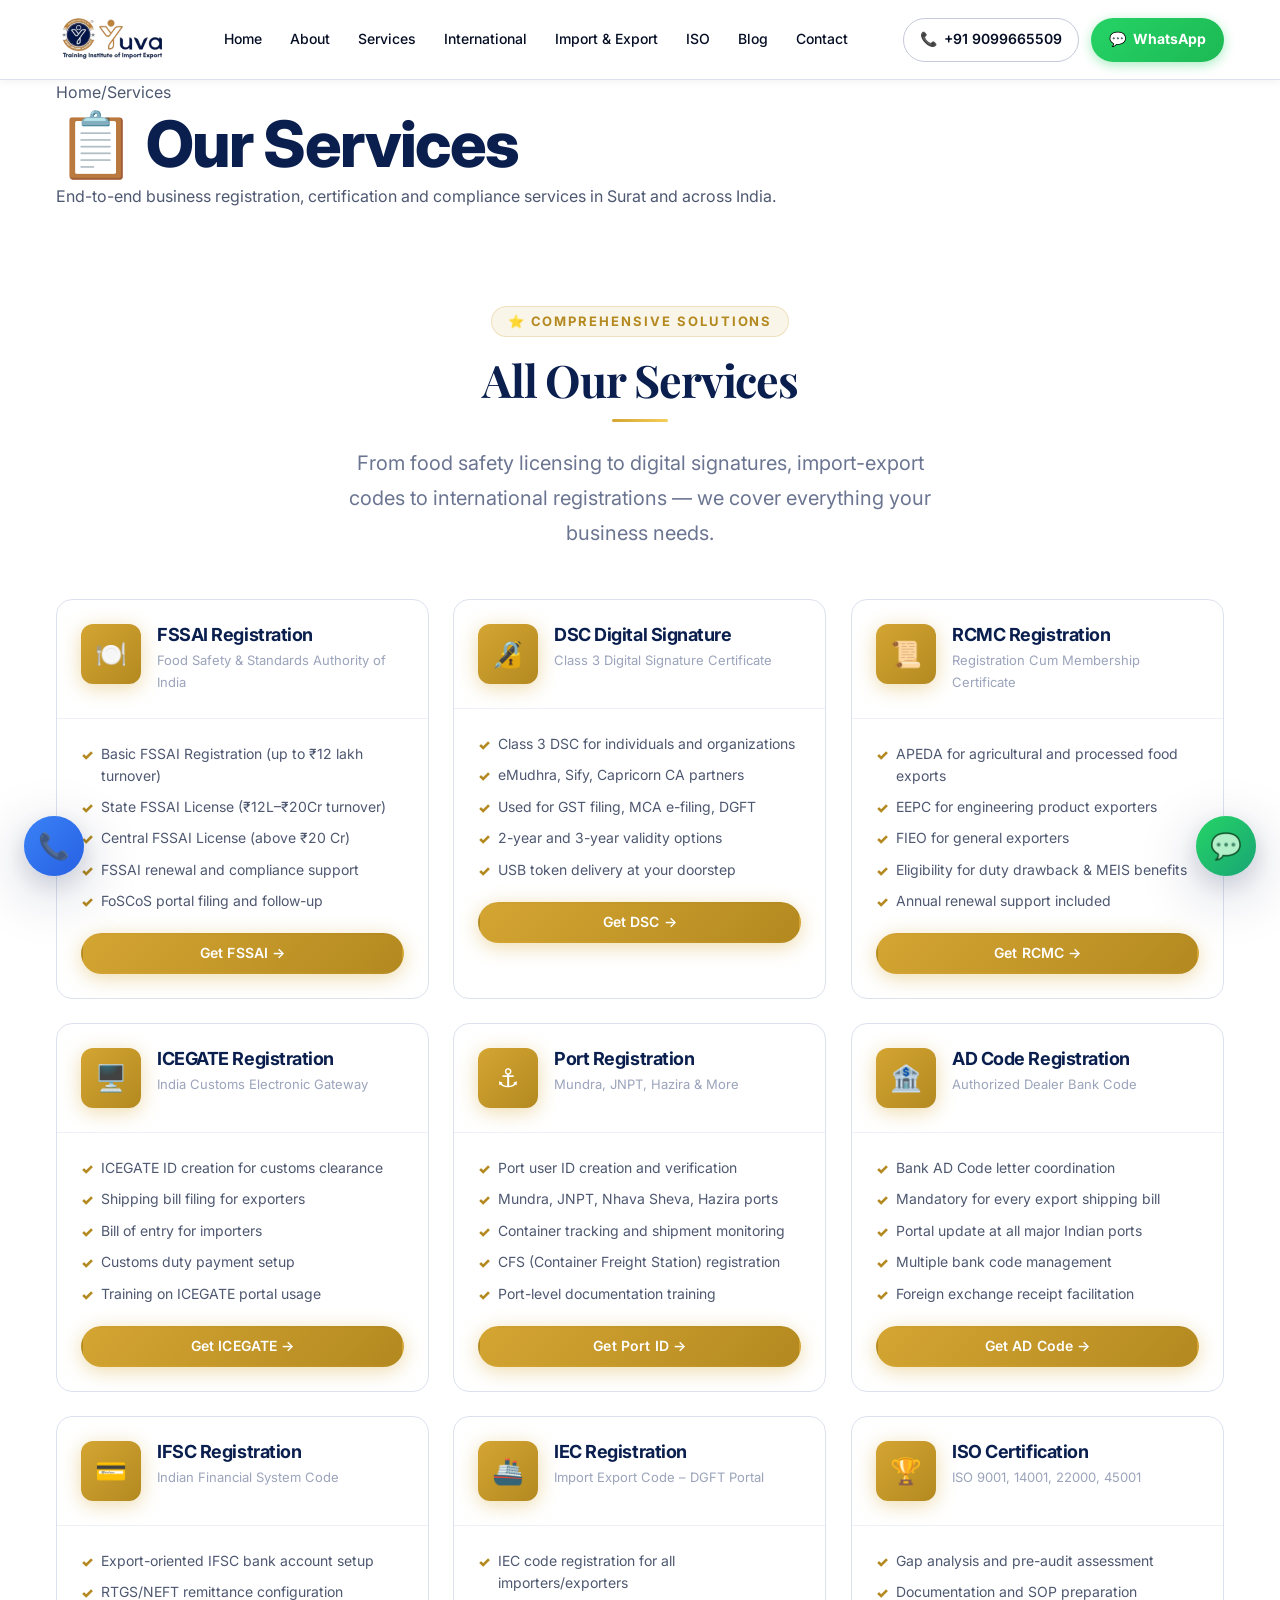
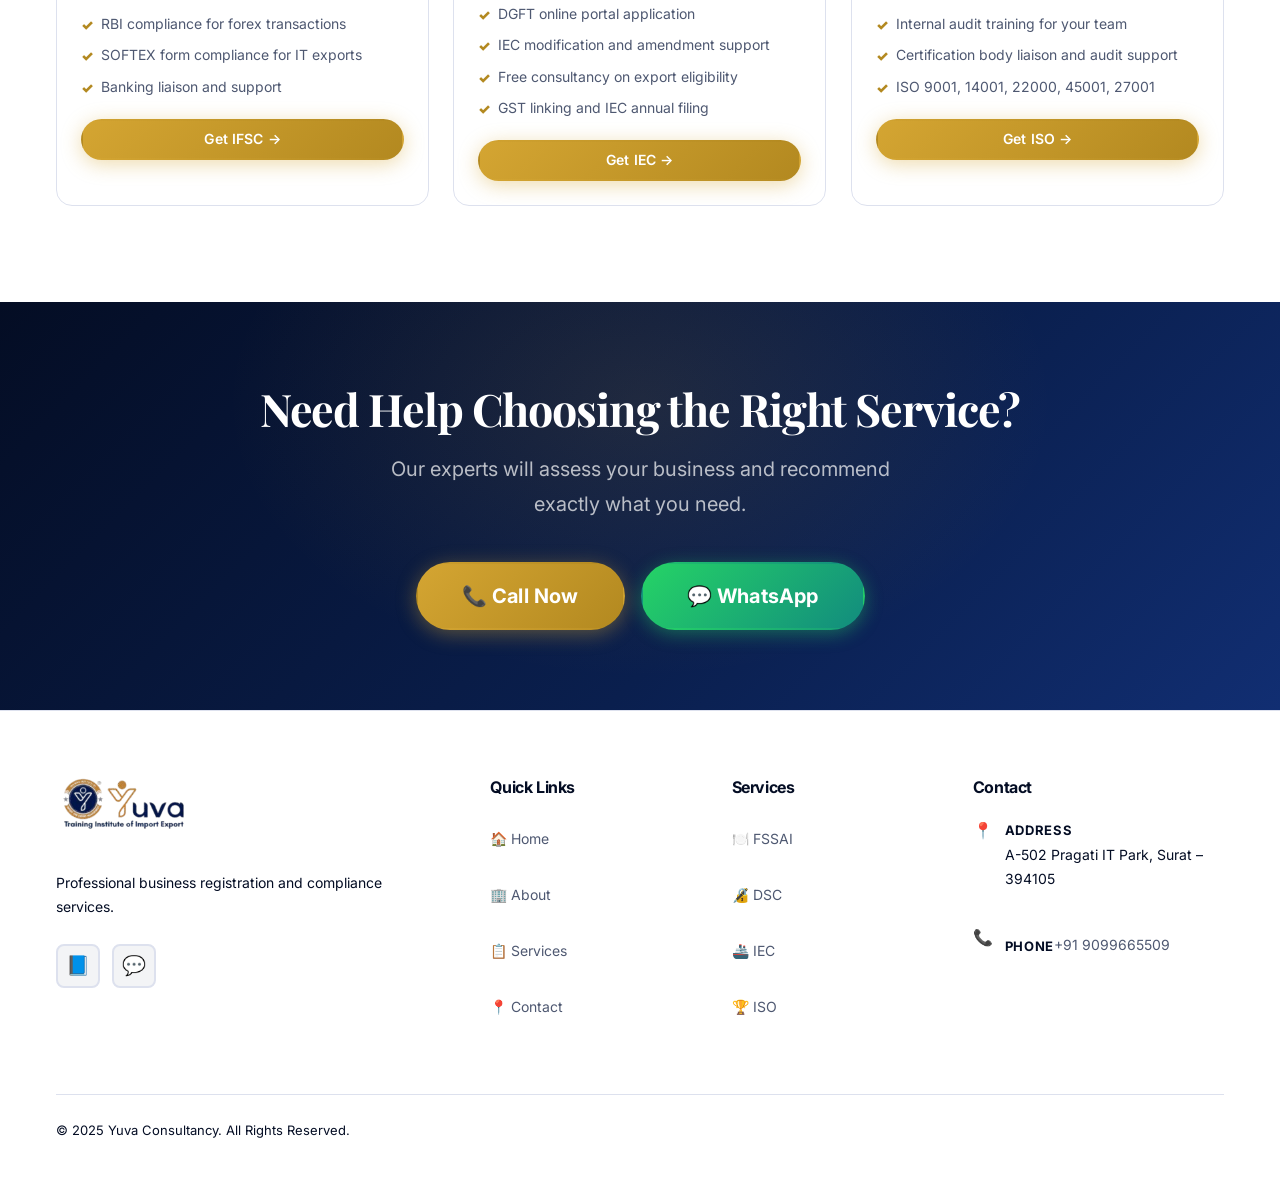
<file: services/index.html>
﻿<!DOCTYPE html>
<html lang="en">
<head>
  <meta charset="UTF-8" />
  <meta name="viewport" content="width=device-width, initial-scale=1.0" />
  <link rel="preconnect" href="https://fonts.googleapis.com" />
  <link rel="preconnect" href="https://fonts.gstatic.com" crossorigin />
  <meta name="theme-color" content="#0A1F4E" />
  <title>Services | FSSAI, IEC, DSC, ISO, RCMC | Yuva Consultancy Surat</title>
  <meta name="description" content="Yuva Consultancy offers FSSAI registration, DSC, IEC, RCMC, ICEGATE, Port Registration, AD Code, IFSC, and ISO certification services in Surat, India." />
  <link rel="canonical" href="https://yuvaconsultancy.com/services/" />
  <link rel="icon" type="image/svg+xml" href="data:image/svg+xml,<svg xmlns='http://www.w3.org/2000/svg' viewBox='0 0 100 100'><rect width='100' height='100' rx='20' fill='%230A1F4E'/><text y='.9em' font-size='70' font-family='Arial' font-weight='900' fill='%23C9982A' text-anchor='middle' x='50'>Y</text></svg>" />
  <link rel="stylesheet" href="../assets/css/tokens.css" />
  <link rel="stylesheet" href="../assets/css/base.css" />
  <link rel="stylesheet" href="../assets/css/animations.css" />
  <link rel="stylesheet" href="../assets/css/components.css" />
  <link rel="stylesheet" href="../assets/css/header.css" />
  <link rel="stylesheet" href="../assets/css/sections.css" />
  <link rel="stylesheet" href="../assets/css/responsive.css" />

  <meta property="og:type" content="website" />
  <meta property="og:site_name" content="Yuva Consultancy" />
  <meta property="og:title" content="Services | FSSAI, IEC, DSC, ISO, RCMC | Yuva Consultancy Surat" />
  <meta property="og:description" content="Yuva Consultancy offers FSSAI registration, DSC, IEC, RCMC, ICEGATE, Port Registration, AD Code, IFSC, and ISO certification services in Surat, India." />
  <meta property="og:locale" content="en_IN" />
  <meta name="twitter:card" content="summary_large_image" />
  <meta name="twitter:title" content="Services | FSSAI, IEC, DSC, ISO, RCMC | Yuva Consultancy Surat" />
  <meta name="twitter:description" content="Yuva Consultancy offers FSSAI registration, DSC, IEC, RCMC, ICEGATE, Port Registration, AD Code, IFSC, and ISO certification services in Surat, India." />
</head>
<body>
<div id="scroll-progress"></div>

<header class="site-header"><div class="container header-inner"><a href="/" class="site-logo"><div class="logo-text-group"><img src="/assets/images/logo.png" alt="Yuva Consultancy Logo"></div></a><nav class="main-nav"><a href="/" class="nav-link" data-nav-link>Home</a><a href="/about/" class="nav-link" data-nav-link>About</a><a href="/services/" class="nav-link" data-nav-link>Services</a><a href="/international-company-registration/" class="nav-link" data-nav-link>International</a><a href="/import-export-services/" class="nav-link" data-nav-link>Import &amp; Export</a><a href="/iso-certification/" class="nav-link" data-nav-link>ISO</a><a href="/blog/" class="nav-link" data-nav-link>Blog</a><a href="/contact/" class="nav-link" data-nav-link>Contact</a></nav><div class="header-actions"><a href="tel:+919099665509" class="header-call-btn"><span>📞</span><span class="btn-text">+91 9099665509</span></a><a href="#" data-wa class="header-wa-btn"><span>💬</span><span class="btn-text">WhatsApp</span></a><button id="hamburger-btn" class="hamburger-btn" aria-label="Toggle Navigation" aria-expanded="false" aria-controls="mobile-nav"><span class="hamburger-line"></span><span class="hamburger-line"></span><span class="hamburger-line"></span></button></div></div></header>
<nav id="mobile-nav" class="mobile-nav"><a href="/" class="mobile-nav-link" data-nav-link>🏠 Home</a><a href="/about/" class="mobile-nav-link" data-nav-link>🏢 About</a><a href="/services/" class="mobile-nav-link" data-nav-link>📋 Services</a><a href="/international-company-registration/" class="mobile-nav-link" data-nav-link>🌍 International</a><a href="/import-export-services/" class="mobile-nav-link" data-nav-link>🚢 Import &amp; Export</a><a href="/iso-certification/" class="mobile-nav-link" data-nav-link>🏆 ISO</a><a href="/blog/" class="mobile-nav-link" data-nav-link>📰 Blog</a><a href="/contact/" class="mobile-nav-link" data-nav-link>📍 Contact</a><div class="mobile-nav-actions"><a href="tel:+919099665509" class="btn btn-call btn-sm">📞 Call</a><a href="#" data-wa class="btn btn-wa btn-sm">💬 WhatsApp</a></div></nav>

<main class="page-body">
  <div class="page-hero-banner">
    <div class="container">
      <nav class="breadcrumb"><a href="/">Home</a><span class="breadcrumb-sep">/</span><span>Services</span></nav>
      <h1>📋 Our Services</h1>
      <p>End-to-end business registration, certification and compliance services in Surat and across India.</p>
    </div>
  </div>

  <section class="section" aria-labelledby="svc-heading">
    <div class="container">
      <div class="text-center" data-reveal="fade-up">
        <span class="section-eyebrow">⭐ Comprehensive Solutions</span>
        <h2 class="section-heading" id="svc-heading">All Our Services</h2>
        <span class="gold-rule"></span>
        <p class="section-subheading">From food safety licensing to digital signatures, import-export codes to international registrations — we cover everything your business needs.</p>
      </div>

      <div class="service-detail-grid" data-stagger="80">

        <div class="service-detail-card" data-reveal="fade-up">
          <div class="sdc-header"><div class="icon-box icon-box-gold-solid">🍽️</div><div><h3>FSSAI Registration</h3><p>Food Safety &amp; Standards Authority of India</p></div></div>
          <div class="sdc-body">
            <ul class="sdc-features">
              <li class="sdc-feature">Basic FSSAI Registration (up to ₹12 lakh turnover)</li>
              <li class="sdc-feature">State FSSAI License (₹12L–₹20Cr turnover)</li>
              <li class="sdc-feature">Central FSSAI License (above ₹20 Cr)</li>
              <li class="sdc-feature">FSSAI renewal and compliance support</li>
              <li class="sdc-feature">FoSCoS portal filing and follow-up</li>
            </ul>
            <a href="#" data-wa-service="FSSAI Registration" class="btn btn-primary btn-sm btn-full">Get FSSAI →</a>
          </div>
        </div>

        <div class="service-detail-card" data-reveal="fade-up">
          <div class="sdc-header"><div class="icon-box icon-box-gold-solid">🔏</div><div><h3>DSC Digital Signature</h3><p>Class 3 Digital Signature Certificate</p></div></div>
          <div class="sdc-body">
            <ul class="sdc-features">
              <li class="sdc-feature">Class 3 DSC for individuals and organizations</li>
              <li class="sdc-feature">eMudhra, Sify, Capricorn CA partners</li>
              <li class="sdc-feature">Used for GST filing, MCA e-filing, DGFT</li>
              <li class="sdc-feature">2-year and 3-year validity options</li>
              <li class="sdc-feature">USB token delivery at your doorstep</li>
            </ul>
            <a href="#" data-wa-service="DSC Digital Signature" class="btn btn-primary btn-sm btn-full">Get DSC →</a>
          </div>
        </div>

        <div class="service-detail-card" data-reveal="fade-up">
          <div class="sdc-header"><div class="icon-box icon-box-gold-solid">📜</div><div><h3>RCMC Registration</h3><p>Registration Cum Membership Certificate</p></div></div>
          <div class="sdc-body">
            <ul class="sdc-features">
              <li class="sdc-feature">APEDA for agricultural and processed food exports</li>
              <li class="sdc-feature">EEPC for engineering product exporters</li>
              <li class="sdc-feature">FIEO for general exporters</li>
              <li class="sdc-feature">Eligibility for duty drawback &amp; MEIS benefits</li>
              <li class="sdc-feature">Annual renewal support included</li>
            </ul>
            <a href="#" data-wa-service="RCMC Registration" class="btn btn-primary btn-sm btn-full">Get RCMC →</a>
          </div>
        </div>

        <div class="service-detail-card" data-reveal="fade-up">
          <div class="sdc-header"><div class="icon-box icon-box-gold-solid">🖥️</div><div><h3>ICEGATE Registration</h3><p>India Customs Electronic Gateway</p></div></div>
          <div class="sdc-body">
            <ul class="sdc-features">
              <li class="sdc-feature">ICEGATE ID creation for customs clearance</li>
              <li class="sdc-feature">Shipping bill filing for exporters</li>
              <li class="sdc-feature">Bill of entry for importers</li>
              <li class="sdc-feature">Customs duty payment setup</li>
              <li class="sdc-feature">Training on ICEGATE portal usage</li>
            </ul>
            <a href="#" data-wa-service="ICEGATE Registration" class="btn btn-primary btn-sm btn-full">Get ICEGATE →</a>
          </div>
        </div>

        <div class="service-detail-card" data-reveal="fade-up">
          <div class="sdc-header"><div class="icon-box icon-box-gold-solid">⚓</div><div><h3>Port Registration</h3><p>Mundra, JNPT, Hazira &amp; More</p></div></div>
          <div class="sdc-body">
            <ul class="sdc-features">
              <li class="sdc-feature">Port user ID creation and verification</li>
              <li class="sdc-feature">Mundra, JNPT, Nhava Sheva, Hazira ports</li>
              <li class="sdc-feature">Container tracking and shipment monitoring</li>
              <li class="sdc-feature">CFS (Container Freight Station) registration</li>
              <li class="sdc-feature">Port-level documentation training</li>
            </ul>
            <a href="#" data-wa-service="Port Registration" class="btn btn-primary btn-sm btn-full">Get Port ID →</a>
          </div>
        </div>

        <div class="service-detail-card" data-reveal="fade-up">
          <div class="sdc-header"><div class="icon-box icon-box-gold-solid">🏦</div><div><h3>AD Code Registration</h3><p>Authorized Dealer Bank Code</p></div></div>
          <div class="sdc-body">
            <ul class="sdc-features">
              <li class="sdc-feature">Bank AD Code letter coordination</li>
              <li class="sdc-feature">Mandatory for every export shipping bill</li>
              <li class="sdc-feature">Portal update at all major Indian ports</li>
              <li class="sdc-feature">Multiple bank code management</li>
              <li class="sdc-feature">Foreign exchange receipt facilitation</li>
            </ul>
            <a href="#" data-wa-service="AD Code Registration" class="btn btn-primary btn-sm btn-full">Get AD Code →</a>
          </div>
        </div>

        <div class="service-detail-card" data-reveal="fade-up">
          <div class="sdc-header"><div class="icon-box icon-box-gold-solid">💳</div><div><h3>IFSC Registration</h3><p>Indian Financial System Code</p></div></div>
          <div class="sdc-body">
            <ul class="sdc-features">
              <li class="sdc-feature">Export-oriented IFSC bank account setup</li>
              <li class="sdc-feature">RTGS/NEFT remittance configuration</li>
              <li class="sdc-feature">RBI compliance for forex transactions</li>
              <li class="sdc-feature">SOFTEX form compliance for IT exports</li>
              <li class="sdc-feature">Banking liaison and support</li>
            </ul>
            <a href="#" data-wa-service="IFSC Registration" class="btn btn-primary btn-sm btn-full">Get IFSC →</a>
          </div>
        </div>

        <div class="service-detail-card" data-reveal="fade-up">
          <div class="sdc-header"><div class="icon-box icon-box-gold-solid">🚢</div><div><h3>IEC Registration</h3><p>Import Export Code – DGFT Portal</p></div></div>
          <div class="sdc-body">
            <ul class="sdc-features">
              <li class="sdc-feature">IEC code registration for all importers/exporters</li>
              <li class="sdc-feature">DGFT online portal application</li>
              <li class="sdc-feature">IEC modification and amendment support</li>
              <li class="sdc-feature">Free consultancy on export eligibility</li>
              <li class="sdc-feature">GST linking and IEC annual filing</li>
            </ul>
            <a href="/import-export-services/" class="btn btn-primary btn-sm btn-full">Get IEC →</a>
          </div>
        </div>

        <div class="service-detail-card" data-reveal="fade-up">
          <div class="sdc-header"><div class="icon-box icon-box-gold-solid">🏆</div><div><h3>ISO Certification</h3><p>ISO 9001, 14001, 22000, 45001</p></div></div>
          <div class="sdc-body">
            <ul class="sdc-features">
              <li class="sdc-feature">Gap analysis and pre-audit assessment</li>
              <li class="sdc-feature">Documentation and SOP preparation</li>
              <li class="sdc-feature">Internal audit training for your team</li>
              <li class="sdc-feature">Certification body liaison and audit support</li>
              <li class="sdc-feature">ISO 9001, 14001, 22000, 45001, 27001</li>
            </ul>
            <a href="/iso-certification/" class="btn btn-primary btn-sm btn-full">Get ISO →</a>
          </div>
        </div>

      </div>
    </div>
  </section>

  <section class="cta-banner"><div class="container" data-reveal="fade-up"><h2>Need Help Choosing the Right Service?</h2><p>Our experts will assess your business and recommend exactly what you need.</p><div class="cta-btn-group"><a href="tel:+919099665509" class="btn btn-primary btn-xl">📞 Call Now</a><a href="#" data-wa class="btn btn-wa btn-xl">💬 WhatsApp</a></div></div></section>
</main>

<footer class="site-footer"><div class="container"><div class="footer-grid"><div><a href="/" class="footer-logo" aria-label="Yuva Consultancy - Home" style="display: inline-block; margin-bottom: var(--sp-4);"><img src="/assets/images/logo.png" alt="Yuva Consultancy Logo" style="height: 60px; width: auto;"></a><p class="footer-brand-desc">Professional business registration and compliance services.</p><div class="footer-social"><a href="#" class="social-icon">📘</a><a href="#" data-wa class="social-icon">💬</a></div></div><div><h3 class="footer-col-title">Quick Links</h3><nav class="footer-links"><a href="/" class="footer-link">🏠 Home</a><a href="/about/" class="footer-link">🏢 About</a><a href="/services/" class="footer-link">📋 Services</a><a href="/contact/" class="footer-link">📍 Contact</a></nav></div><div><h3 class="footer-col-title">Services</h3><nav class="footer-links"><a href="/services/" class="footer-link">🍽️ FSSAI</a><a href="/services/" class="footer-link">🔏 DSC</a><a href="/import-export-services/" class="footer-link">🚢 IEC</a><a href="/iso-certification/" class="footer-link">🏆 ISO</a></nav></div><div><h3 class="footer-col-title">Contact</h3><address class="footer-contact-list" style="font-style:normal;"><div class="footer-contact-item"><span class="contact-icon">📍</span><div class="contact-info-text"><span class="info-label">Address</span><span class="info-val">A-502 Pragati IT Park, Surat – 394105</span></div></div><div class="footer-contact-item"><span class="contact-icon">📞</span><div class="contact-info-text"><span class="info-label">Phone</span><a href="tel:+919099665509" class="info-val">+91 9099665509</a></div></div></address></div></div><div class="footer-bottom"><p>© 2025 Yuva Consultancy. All Rights Reserved.</p></div></div></footer>

<div class="float-btn-group-right"><a href="#" data-wa class="float-action-btn float-wa-btn" aria-label="WhatsApp"><span class="float-label" aria-hidden="true">WhatsApp</span>💬</a></div>
<div class="float-btn-group-left"><a href="tel:+919099665509" class="float-action-btn float-call-btn left" aria-label="Call Now"><span class="float-label" aria-hidden="true">Call Now</span>📞</a></div>
<script src="../assets/js/core.js" defer></script>
<script src="../assets/js/animations.js" defer></script>
<script src="../assets/js/wa.js" defer></script>
</body>
</html>
</file>
<file: assets/css/tokens.css>
/* ============================================================
   YUVA CONSULTANCY - FIXED VERSION
   tokens.css — Design System Variables (Enhanced & Responsive)
   ============================================================ */

:root {
  /* === Brand Colors (Enhanced Contrast) === */
  --clr-navy:        #0A1F4E;
  --clr-navy-90:     #0D2560;
  --clr-navy-80:     #112E72;
  --clr-navy-70:     #163784;
  --clr-navy-dark:   #071439;
  --clr-navy-deeper: #040D24;

  --clr-gold:        #D4A532;  /* Improved contrast */
  --clr-gold-light:  #E8BC4A;
  --clr-gold-bright: #F5CE58;
  --clr-gold-dark:   #B38920;
  --clr-gold-muted:  #E5C97A;

  --clr-white:       #FFFFFF;
  --clr-off-white:   #F7F8FC;
  --clr-surface:     #F0F2F8;

  --clr-gray-50:     #F8F9FB;
  --clr-gray-100:    #EEF0F7;
  --clr-gray-200:    #DDE1EE;
  --clr-gray-300:    #C5CAD9;
  --clr-gray-400:    #9BA4BB;
  --clr-gray-500:    #6B7591;
  --clr-gray-600:    #4E5871;
  --clr-gray-700:    #343D58;
  --clr-gray-800:    #1E253A;
  --clr-gray-900:    #0F1422;

  --clr-success:     #16A34A;
  --clr-error:       #DC2626;
  --clr-wa:          #25D366;
  --clr-wa-dark:     #128C7E;
  --clr-call:        #2563EB;
  --clr-call-dark:   #1D4ED8;

  /* === Typography (Responsive) === */
  --font-display:  'Playfair Display', Georgia, serif;
  --font-body:     'Inter', system-ui, -apple-system, sans-serif;
  --font-mono:     'JetBrains Mono', 'Courier New', monospace;

  /* Base font sizes - will scale with viewport */
  --fs-xs:    clamp(0.75rem, 2vw, 0.8125rem);   /* 12-13px */
  --fs-sm:    clamp(0.8125rem, 2vw, 0.875rem);  /* 13-14px */
  --fs-base:  clamp(0.9375rem, 2vw, 1rem);      /* 15-16px */
  --fs-md:    clamp(1rem, 2vw, 1.125rem);       /* 16-18px */
  --fs-lg:    clamp(1.125rem, 2.5vw, 1.25rem);  /* 18-20px */
  --fs-xl:    clamp(1.25rem, 3vw, 1.5rem);      /* 20-24px */
  --fs-2xl:   clamp(1.5rem, 4vw, 1.875rem);     /* 24-30px */
  --fs-3xl:   clamp(1.875rem, 5vw, 2.25rem);    /* 30-36px */
  --fs-4xl:   clamp(2.25rem, 6vw, 2.75rem);     /* 36-44px */
  --fs-5xl:   clamp(2.5rem, 7vw, 3.5rem);       /* 40-56px */
  --fs-6xl:   clamp(3rem, 8vw, 4.5rem);         /* 48-72px */

  --fw-light:   300;
  --fw-regular: 400;
  --fw-medium:  500;
  --fw-semibold:600;
  --fw-bold:    700;
  --fw-extrabold:800;
  --fw-black:   900;

  --lh-tight:   1.2;
  --lh-snug:    1.35;
  --lh-normal:  1.6;
  --lh-relaxed: 1.75;

  --ls-tight:   -0.025em;
  --ls-normal:  0;
  --ls-wide:    0.05em;
  --ls-wider:   0.1em;
  --ls-widest:  0.15em;

  /* === Spacing Scale (8pt grid - responsive) === */
  --sp-1:  clamp(4px, 1vw, 4px);
  --sp-2:  clamp(8px, 1.5vw, 8px);
  --sp-3:  clamp(12px, 2vw, 12px);
  --sp-4:  clamp(16px, 2.5vw, 16px);
  --sp-5:  clamp(20px, 3vw, 20px);
  --sp-6:  clamp(24px, 3.5vw, 24px);
  --sp-7:  clamp(28px, 4vw, 28px);
  --sp-8:  clamp(32px, 4.5vw, 32px);
  --sp-10: clamp(40px, 5vw, 40px);
  --sp-12: clamp(48px, 6vw, 48px);
  --sp-14: clamp(56px, 7vw, 56px);
  --sp-16: clamp(64px, 8vw, 64px);
  --sp-20: clamp(80px, 10vw, 80px);
  --sp-24: clamp(96px, 12vw, 96px);
  --sp-32: clamp(128px, 16vw, 128px);

  /* === Border Radius === */
  --radius-xs: 4px;
  --radius-sm: 8px;
  --radius-md: 12px;
  --radius-lg: 16px;
  --radius-xl: 24px;
  --radius-2xl:32px;
  --radius-full: 9999px;

  /* === Shadows (Enhanced) === */
  --shadow-xs: 0 1px 3px rgba(10,31,78,0.08), 0 1px 2px rgba(10,31,78,0.05);
  --shadow-sm: 0 2px 8px rgba(10,31,78,0.1), 0 1px 3px rgba(10,31,78,0.06);
  --shadow-md: 0 4px 20px rgba(10,31,78,0.14), 0 2px 8px rgba(10,31,78,0.08);
  --shadow-lg: 0 8px 40px rgba(10,31,78,0.18), 0 4px 16px rgba(10,31,78,0.12);
  --shadow-xl: 0 16px 60px rgba(10,31,78,0.24), 0 8px 24px rgba(10,31,78,0.14);
  --shadow-2xl:0 24px 80px rgba(10,31,78,0.3), 0 12px 32px rgba(10,31,78,0.16);
  --shadow-gold: 0 4px 20px rgba(212,165,50,0.4);
  --shadow-gold-lg: 0 8px 40px rgba(212,165,50,0.5);
  --shadow-wa: 0 4px 18px rgba(37,211,102,0.4);
  --shadow-call: 0 4px 18px rgba(37,99,235,0.4);

  /* === Glassmorphism === */
  --glass-bg:     rgba(255,255,255,0.08);
  --glass-bg-md:  rgba(255,255,255,0.12);
  --glass-bg-lg:  rgba(255,255,255,0.18);
  --glass-border: rgba(255,255,255,0.15);
  --glass-border-gold: rgba(212,165,50,0.35);
  --blur-sm: blur(8px);
  --blur-md: blur(16px);
  --blur-lg: blur(24px);
  --blur-xl: blur(40px);

  /* === Transitions === */
  --ease-out:   cubic-bezier(0.25, 0.46, 0.45, 0.94);
  --ease-in:    cubic-bezier(0.55, 0.055, 0.675, 0.19);
  --ease-inout: cubic-bezier(0.4, 0, 0.2, 1);
  --ease-spring:cubic-bezier(0.34, 1.56, 0.64, 1);
  --ease-bounce:cubic-bezier(0.68, -0.55, 0.265, 1.55);

  --dur-fast:   0.15s;
  --dur-normal: 0.3s;
  --dur-slow:   0.5s;
  --dur-slower: 0.7s;

  --transition:       all var(--dur-normal) var(--ease-inout);
  --transition-fast:  all var(--dur-fast) var(--ease-inout);
  --transition-slow:  all var(--dur-slow) var(--ease-out);

  /* === Layout (Responsive) === */
  --max-width:     min(1240px, 95vw);
  --max-width-sm:  min(860px, 90vw);
  --max-width-xs:  min(640px, 85vw);
  --header-h:      80px;
  --header-h-sm:   64px;
  --section-py:    clamp(64px, 12vw, 96px);
  --section-py-sm: clamp(48px, 10vw, 64px);
  --section-py-xs: clamp(32px, 8vw, 48px);

  /* === Z-Index Scale === */
  --z-below:   -1;
  --z-base:     0;
  --z-raised:   10;
  --z-dropdown: 100;
  --z-sticky:   500;
  --z-fixed:    900;
  --z-modal:    1000;
  --z-toast:    1100;

  /* === Touch Targets (Accessibility) === */
  --touch-target-min: 44px;
  --input-height: 48px;
  --button-height-sm: 40px;
  --button-height-md: 48px;
  --button-height-lg: 56px;
}

/* === Media Query Breakpoints === */
@media (max-width: 1024px) {
  :root {
    --header-h: var(--header-h-sm);
    --section-py: var(--section-py-sm);
  }
}

@media (max-width: 768px) {
  :root {
    --header-h: 64px;
    --section-py: var(--section-py-sm);
  }
}

@media (max-width: 480px) {
  :root {
    --header-h: 56px;
    --section-py: var(--section-py-xs);
  }
}

/* === Reduced Motion Support === */
@media (prefers-reduced-motion: reduce) {
  :root {
    --dur-fast: 0.01ms;
    --dur-normal: 0.01ms;
    --dur-slow: 0.01ms;
    --dur-slower: 0.01ms;
  }
}
</file>
<file: assets/css/base.css>
/* ============================================================
   base.css — CSS Reset, Typography, Utilities, Layout
   ============================================================ */

/* === Google Fonts === */
@import url('https://fonts.googleapis.com/css2?family=Inter:wght@400;500;600;700;800;900&family=Playfair+Display:ital,wght@0,700;0,800;1,700&display=swap');

/* === Modern Box Sizing Reset === */
*, *::before, *::after {
  box-sizing: border-box;
  margin: 0;
  padding: 0;
}

/* === Base HTML === */
html {
  font-size: 16px;
  -webkit-text-size-adjust: 100%;
  scroll-behavior: smooth;
  scroll-padding-top: var(--header-h);
}

body {
  font-family: var(--font-body);
  font-size: var(--fs-base);
  font-weight: var(--fw-regular);
  line-height: var(--lh-normal);
  color: var(--clr-gray-600);
  background-color: var(--clr-white);
  overflow-x: hidden;
  -webkit-font-smoothing: antialiased;
  -moz-osx-font-smoothing: grayscale;
}

/* === Typography Reset === */
h1, h2, h3, h4, h5, h6 {
  font-family: var(--font-body);
  font-weight: var(--fw-bold);
  line-height: var(--lh-tight);
  color: var(--clr-navy);
  letter-spacing: var(--ls-tight);
}

.display-font { font-family: var(--font-display); }

h1 { font-size: clamp(var(--fs-3xl), 5vw, var(--fs-6xl)); font-weight: var(--fw-extrabold); }
h2 { font-size: clamp(var(--fs-2xl), 3.5vw, var(--fs-5xl)); font-weight: var(--fw-bold); }
h3 { font-size: clamp(var(--fs-xl), 2.5vw, var(--fs-3xl)); }
h4 { font-size: clamp(var(--fs-lg), 1.5vw, var(--fs-xl)); }
h5 { font-size: var(--fs-md); }
h6 { font-size: var(--fs-base); }

p { line-height: var(--lh-relaxed); }

a { text-decoration: none; color: inherit; }
img { max-width: 100%; height: auto; display: block; }
ul, ol { list-style: none; }
button, input, select, textarea {
  font-family: var(--font-body);
  font-size: var(--fs-base);
  border: none;
  outline: none;
  background: transparent;
}
button { cursor: pointer; }
svg { display: block; }
input::placeholder, textarea::placeholder { opacity: 0.6; }

/* === Layout Containers === */
.container {
  max-width: var(--max-width);
  margin-inline: auto;
  padding-inline: var(--sp-6);
}
.container-sm { max-width: var(--max-width-sm); margin-inline: auto; padding-inline: var(--sp-6); }
.container-xs { max-width: var(--max-width-xs); margin-inline: auto; padding-inline: var(--sp-6); }

/* === Sections === */
.section { padding-block: var(--section-py); }
.section-sm { padding-block: var(--sp-16); }
.section-light { background: var(--clr-off-white); }
.section-navy {
  background: linear-gradient(145deg, var(--clr-navy-deeper) 0%, var(--clr-navy) 60%, var(--clr-navy-80) 100%);
  position: relative; overflow: hidden;
}
.section-navy::before {
  content: '';
  position: absolute; inset: 0;
  background:
    radial-gradient(ellipse 60% 50% at 80% 20%, rgba(201,152,42,0.06) 0%, transparent 60%),
    radial-gradient(ellipse 50% 60% at 10% 80%, rgba(201,152,42,0.04) 0%, transparent 50%);
  pointer-events: none;
}

/* === Section Anatomy === */
.section-eyebrow {
  display: inline-flex;
  align-items: center;
  gap: var(--sp-2);
  font-size: var(--fs-xs);
  font-weight: var(--fw-bold);
  letter-spacing: var(--ls-widest);
  text-transform: uppercase;
  color: var(--clr-gold-dark);
  background: rgba(201,152,42,0.1);
  border: 1px solid rgba(201,152,42,0.22);
  padding: var(--sp-1) var(--sp-4);
  border-radius: var(--radius-full);
  margin-bottom: var(--sp-4);
}
.section-navy .section-eyebrow {
  color: var(--clr-gold-light);
  background: rgba(201,152,42,0.18);
  border-color: rgba(201,152,42,0.35);
}

.section-heading {
  font-family: var(--font-display);
  margin-bottom: var(--sp-3);
}

.section-subheading {
  font-size: var(--fs-lg);
  color: var(--clr-gray-500);
  max-width: 600px;
  line-height: var(--lh-relaxed);
  margin-bottom: var(--sp-12);
}
.section-navy .section-subheading { color: rgba(255,255,255,0.65); }

.text-center { text-align: center; }
.text-center .section-subheading { margin-inline: auto; }

.gold-rule {
  display: block;
  width: 56px; height: 3px;
  background: linear-gradient(90deg, var(--clr-gold), var(--clr-gold-bright));
  border-radius: var(--radius-full);
  margin-bottom: var(--sp-6);
}
.text-center .gold-rule { margin-inline: auto; }

/* === Text Color Utilities === */
.text-gold { color: var(--clr-gold); }
.text-gold-light { color: var(--clr-gold-light); }
.text-navy { color: var(--clr-navy); }
.text-white { color: var(--clr-white); }
.text-muted { color: var(--clr-gray-400); }
.text-body { color: var(--clr-gray-600); }

/* === Background Utilities === */
.bg-white { background-color: var(--clr-white); }
.bg-light { background-color: var(--clr-off-white); }
.bg-navy { background-color: var(--clr-navy); }
.bg-gold { background-color: var(--clr-gold); }

/* === Spacing Utilities === */
.mt-4 { margin-top: var(--sp-4); }
.mt-6 { margin-top: var(--sp-6); }
.mt-8 { margin-top: var(--sp-8); }
.mt-12 { margin-top: var(--sp-12); }
.mb-0 { margin-bottom: 0; }
.mb-4 { margin-bottom: var(--sp-4); }
.mb-6 { margin-bottom: var(--sp-6); }
.mb-8 { margin-bottom: var(--sp-8); }

/* === Flex / Grid Utilities === */
.flex { display: flex; }
.flex-center { display: flex; align-items: center; justify-content: center; }
.flex-between { display: flex; align-items: center; justify-content: space-between; }
.flex-col { display: flex; flex-direction: column; }
.gap-2 { gap: var(--sp-2); }
.gap-3 { gap: var(--sp-3); }
.gap-4 { gap: var(--sp-4); }
.gap-6 { gap: var(--sp-6); }
.gap-8 { gap: var(--sp-8); }

/* === Visibility === */
.sr-only {
  position: absolute; width: 1px; height: 1px;
  margin: -1px; padding: 0; overflow: hidden;
  clip: rect(0,0,0,0); border: 0; white-space: nowrap;
}
.hidden { display: none; }
.invisible { visibility: hidden; opacity: 0; }

/* === Divider === */
hr {
  border: none;
  border-top: 1px solid var(--clr-gray-200);
  margin-block: var(--sp-8);
}

/* === Scroll Progress Bar === */
#scroll-progress {
  position: fixed; top: 0; left: 0; right: 0;
  height: 3px; z-index: var(--z-toast);
  background: linear-gradient(90deg, var(--clr-gold), var(--clr-gold-bright), var(--clr-gold));
  transform-origin: left;
  transform: scaleX(0);
  transition: transform 0.1s linear;
}

/* === Page wrapper offset for fixed header === */
.page-body { padding-top: var(--header-h); }

.heading-white {
    color: var(--clr-white);
}
</file>
<file: assets/css/animations.css>
/* ============================================================
   animations.css — @keyframes + Animation Utilities
   ============================================================ */

/* ========================
   KEYFRAMES
   ======================== */

@keyframes spin {
  from { transform: rotate(0deg); }
  to   { transform: rotate(360deg); }
}

@keyframes pulse-ring {
  0%   { transform: scale(1);   opacity: 0.4; }
  70%  { transform: scale(1.65);opacity: 0; }
  100% { transform: scale(1.65);opacity: 0; }
}

@keyframes heroGlow {
  0%   { opacity: 0.9; transform: scale(1) translate(0, 0); }
  100% { opacity: 1;   transform: scale(1.06) translate(2%, 2%); }
}

@keyframes goldShimmer {
  0%   { background-position: 0% 50%; }
  50%  { background-position: 100% 50%; }
  100% { background-position: 0% 50%; }
}

@keyframes shimmerBar {
  0%   { background-position: -200% 0; }
  100% { background-position: 200% 0; }
}

@keyframes floatShape {
  0%, 100% { transform: translateY(0) rotate(var(--r, 0deg)); }
  50%       { transform: translateY(-20px) rotate(var(--r, 5deg)); }
}

@keyframes fadePulse {
  0%, 100% { opacity: 1;    transform: scale(1); }
  50%       { opacity: 0.88; transform: scale(0.98); }
}

@keyframes fadeUp {
  from { opacity: 0; transform: translateY(36px); }
  to   { opacity: 1; transform: translateY(0); }
}

@keyframes fadeLeft {
  from { opacity: 0; transform: translateX(-40px); }
  to   { opacity: 1; transform: translateX(0); }
}

@keyframes fadeRight {
  from { opacity: 0; transform: translateX(40px); }
  to   { opacity: 1; transform: translateX(0); }
}

@keyframes fadeIn {
  from { opacity: 0; }
  to   { opacity: 1; }
}

@keyframes scaleIn {
  from { opacity: 0; transform: scale(0.88); }
  to   { opacity: 1; transform: scale(1); }
}

@keyframes slideDown {
  from { transform: translateY(-100%); opacity: 0; }
  to   { transform: translateY(0);     opacity: 1; }
}

@keyframes borderRun {
  0%   { background-position: 0% 50%; }
  100% { background-position: 200% 50%; }
}

@keyframes countUp {
  from { opacity: 0; transform: translateY(12px); }
  to   { opacity: 1; transform: translateY(0); }
}

/* ========================
   SCROLL REVEAL CLASSES
   (Applied by animations.js via IntersectionObserver)
   ======================== */

[data-reveal] {
  opacity: 0;
  will-change: opacity, transform;
}
[data-reveal].revealed { opacity: 1; }

[data-reveal="fade-up"]    { transform: translateY(40px); transition: opacity var(--dur-slow) var(--ease-out), transform var(--dur-slow) var(--ease-out); }
[data-reveal="fade-left"]  { transform: translateX(-40px); transition: opacity var(--dur-slow) var(--ease-out), transform var(--dur-slow) var(--ease-out); }
[data-reveal="fade-right"] { transform: translateX(40px);  transition: opacity var(--dur-slow) var(--ease-out), transform var(--dur-slow) var(--ease-out); }
[data-reveal="scale-in"]   { transform: scale(0.9); transition: opacity var(--dur-slow) var(--ease-out), transform var(--dur-slow) var(--ease-spring); }
[data-reveal="fade-in"]    { transition: opacity var(--dur-slow) var(--ease-out); }

[data-reveal].revealed {
  transform: none;
}

/* Stagger delays — covers all values generated by animations.js */
[data-delay="50"]  { transition-delay: 0.05s; }
[data-delay="80"]  { transition-delay: 0.08s; }
[data-delay="100"] { transition-delay: 0.1s; }
[data-delay="120"] { transition-delay: 0.12s; }
[data-delay="150"] { transition-delay: 0.15s; }
[data-delay="160"] { transition-delay: 0.16s; }
[data-delay="200"] { transition-delay: 0.2s; }
[data-delay="240"] { transition-delay: 0.24s; }
[data-delay="250"] { transition-delay: 0.25s; }
[data-delay="300"] { transition-delay: 0.3s; }
[data-delay="320"] { transition-delay: 0.32s; }
[data-delay="350"] { transition-delay: 0.35s; }
[data-delay="400"] { transition-delay: 0.4s; }
[data-delay="450"] { transition-delay: 0.45s; }
[data-delay="500"] { transition-delay: 0.5s; }
[data-delay="550"] { transition-delay: 0.55s; }
[data-delay="600"] { transition-delay: 0.6s; }

/* ========================
   HOVER UTILITY ANIMATIONS
   ======================== */

.hover-lift { transition: var(--transition); }
.hover-lift:hover { transform: translateY(-5px); box-shadow: var(--shadow-lg); }

.hover-scale { transition: transform var(--dur-normal) var(--ease-spring); }
.hover-scale:hover { transform: scale(1.04); }

.hover-glow:hover { filter: drop-shadow(0 0 14px rgba(201,152,42,0.45)); }

/* Gold underline on links */
.gold-link {
  color: var(--clr-gold-dark);
  font-weight: var(--fw-bold);
  position: relative;
  text-decoration: none;
}
.gold-link::after {
  content: '';
  position: absolute; bottom: -2px; left: 0; right: 0;
  height: 1.5px; border-radius: 1px;
  background: var(--clr-gold);
  transform: scaleX(0); transform-origin: left;
  transition: transform var(--dur-normal) var(--ease-spring);
}
.gold-link:hover::after { transform: scaleX(1); }

/* Shimmer effect on text */
.text-shimmer {
  background: linear-gradient(270deg, var(--clr-gold), var(--clr-gold-bright), var(--clr-gold-muted), var(--clr-gold));
  background-size: 300% 300%;
  -webkit-background-clip: text;
  -webkit-text-fill-color: transparent;
  background-clip: text;
  animation: goldShimmer 5s ease infinite;
}

/* Skeleton loading placeholder */
.skeleton {
  background: linear-gradient(90deg, var(--clr-gray-100) 25%, var(--clr-gray-200) 50%, var(--clr-gray-100) 75%);
  background-size: 200% 100%;
  animation: shimmerBar 1.5s infinite;
  border-radius: var(--radius-sm);
}

/* ========================
   PAGE TRANSITION
   ======================== */

.page-transition-overlay {
  position: fixed; inset: 0;
  background: var(--clr-navy);
  z-index: 9999;
  pointer-events: none;
  opacity: 0;
  transition: opacity 0.3s;
}
.page-transition-overlay.active { opacity: 1; }
</file>
<file: assets/css/components.css>
/* ============================================================
   YUVA CONSULTANCY - FIXED VERSION
   components.css — Enhanced UI Components with Better Accessibility
   ============================================================ */

/* ========================
   BUTTONS (Enhanced Touch Targets)
   ======================== */

.btn {
  display: inline-flex;
  align-items: center;
  justify-content: center;
  gap: var(--sp-2);
  padding: 14px 28px;
  min-height: var(--button-height-md);
  border-radius: var(--radius-full);
  font-size: var(--fs-base);
  font-weight: var(--fw-semibold);
  line-height: 1.2;
  letter-spacing: 0.01em;
  white-space: nowrap;
  cursor: pointer;
  text-decoration: none;
  position: relative;
  overflow: hidden;
  transition: var(--transition);
  border: 2px solid transparent;
  -webkit-user-select: none;
  user-select: none;
  text-align: center;
  /* Better touch target */
  -webkit-tap-highlight-color: transparent;
}

/* Focus Visible (Accessibility) */
.btn:focus-visible {
  outline: 3px solid var(--clr-gold);
  outline-offset: 3px;
}

/* Ripple Effect (Enhanced) */
.btn::after {
  content: '';
  position: absolute;
  inset: 0;
  background: radial-gradient(circle, rgba(255,255,255,0.3) 0%, transparent 70%);
  opacity: 0;
  transform: scale(0.3);
  transition: opacity var(--dur-fast), transform var(--dur-slow) var(--ease-out);
}

.btn:active::after {
  opacity: 1;
  transform: scale(2);
}

/* Primary Button (Improved Contrast) */
.btn-primary {
  background: linear-gradient(135deg, var(--clr-gold) 0%, var(--clr-gold-dark) 100%);
  color: var(--clr-white);
  box-shadow: var(--shadow-gold);
}

.btn-primary:hover {
  transform: translateY(-2px);
  box-shadow: var(--shadow-gold-lg);
  background: linear-gradient(135deg, var(--clr-gold-light) 0%, var(--clr-gold) 100%);
}

.btn-primary:active {
  transform: translateY(0);
}

/* Navy Button */
.btn-navy {
  background: linear-gradient(135deg, var(--clr-navy) 0%, var(--clr-navy-80) 100%);
  color: var(--clr-white);
  box-shadow: var(--shadow-md);
}

.btn-navy:hover {
  background: linear-gradient(135deg, var(--clr-navy-80) 0%, var(--clr-navy-70) 100%);
  transform: translateY(-2px);
  box-shadow: var(--shadow-lg);
}

/* Outline Gold */
.btn-outline-gold {
  background: transparent;
  color: var(--clr-gold-dark);
  border-color: var(--clr-gold);
}

.btn-outline-gold:hover {
  background: var(--clr-gold);
  color: var(--clr-white);
  transform: translateY(-2px);
}

/* Outline White */
.btn-outline-white {
  background: transparent;
  color: var(--clr-white);
  border-color: rgba(255,255,255,0.6);
}

.btn-outline-white:hover {
  background: rgba(255,255,255,0.15);
  border-color: rgba(255,255,255,0.9);
}

/* WhatsApp Button */
.btn-wa {
  background: linear-gradient(135deg, var(--clr-wa) 0%, var(--clr-wa-dark) 100%);
  color: var(--clr-white);
  box-shadow: var(--shadow-wa);
}

.btn-wa:hover {
  transform: translateY(-2px);
  box-shadow: 0 8px 28px rgba(37,211,102,0.5);
}

/* Call Button */
.btn-call {
  background: linear-gradient(135deg, #3B82F6 0%, var(--clr-call-dark) 100%);
  color: var(--clr-white);
  box-shadow: var(--shadow-call);
}

.btn-call:hover {
  transform: translateY(-2px);
  box-shadow: 0 8px 28px rgba(37,99,235,0.5);
}

/* Button Sizes (Enhanced) */
.btn-sm {
  padding: 10px 20px;
  min-height: var(--button-height-sm);
  font-size: var(--fs-sm);
}

.btn-lg {
  padding: 17px 36px;
  min-height: var(--button-height-lg);
  font-size: var(--fs-md);
  font-weight: var(--fw-bold);
}

.btn-xl {
  padding: 20px 44px;
  min-height: 64px;
  font-size: var(--fs-lg);
  font-weight: var(--fw-bold);
}

.btn-full {
  width: 100%;
}

.btn-icon {
  padding: 14px;
  border-radius: var(--radius-full);
  min-width: 48px;
}

/* Loading State */
.btn.loading {
  pointer-events: none;
  opacity: 0.85;
}

.btn-spinner {
  width: 18px;
  height: 18px;
  border: 2.5px solid rgba(255,255,255,0.3);
  border-top-color: var(--clr-white);
  border-radius: 50%;
  animation: spin 0.8s linear infinite;
}

/* Disabled State */
.btn:disabled,
.btn.disabled {
  opacity: 0.5;
  cursor: not-allowed;
  pointer-events: none;
}

/* ========================
   FORM COMPONENTS (Enhanced)
   ======================== */

.form-group {
  margin-bottom: var(--sp-5);
}

.form-label {
  display: block;
  font-size: var(--fs-sm);
  font-weight: var(--fw-semibold);
  color: var(--clr-gray-700);
  margin-bottom: var(--sp-2);
  letter-spacing: 0.01em;
}

.form-control {
  width: 100%;
  padding: 14px 18px;
  min-height: var(--input-height);
  border: 2px solid var(--clr-gray-200);
  border-radius: var(--radius-md);
  font-size: var(--fs-base);
  color: var(--clr-gray-800);
  background: var(--clr-white);
  transition: border-color var(--dur-normal), box-shadow var(--dur-normal);
  outline: none;
  appearance: none;
  -webkit-appearance: none;
  font-family: var(--font-body);
}

.form-control:focus {
  border-color: var(--clr-gold);
  box-shadow: 0 0 0 4px rgba(212,165,50,0.15);
}

.form-control.error {
  border-color: var(--clr-error);
  box-shadow: 0 0 0 4px rgba(220,38,38,0.1);
}

.form-control::placeholder {
  color: var(--clr-gray-400);
  opacity: 1;
}

/* Textarea */
textarea.form-control {
  resize: vertical;
  min-height: 120px;
  line-height: 1.6;
}

/* Select Wrapper */
.form-select-wrap {
  position: relative;
}

.form-select-wrap::after {
  content: '▾';
  position: absolute;
  right: 16px;
  top: 50%;
  transform: translateY(-50%);
  color: var(--clr-gray-400);
  pointer-events: none;
  font-size: var(--fs-base);
}

select.form-control {
  padding-right: 44px;
  cursor: pointer;
}

/* Form Error */
.form-error {
  display: block;
  font-size: var(--fs-xs);
  color: var(--clr-error);
  margin-top: var(--sp-1);
  min-height: 18px;
  line-height: 1.4;
}

/* Form Field Row */
.form-field-row {
  display: grid;
  grid-template-columns: 1fr 1fr;
  gap: var(--sp-4);
}

/* Mobile Optimization */
@media (max-width: 640px) {
  .form-field-row {
    grid-template-columns: 1fr;
    gap: 0;
  }
}

/* ========================
   CARDS (Enhanced Shadows)
   ======================== */

.card {
  background: var(--clr-white);
  border-radius: var(--radius-lg);
  border: 1.5px solid var(--clr-gray-200);
  transition: var(--transition);
  position: relative;
  overflow: hidden;
}

.card:hover {
  transform: translateY(-6px);
  box-shadow: var(--shadow-lg);
  border-color: rgba(212,165,50,0.3);
}

.card-top-accent::before {
  content: '';
  position: absolute;
  top: 0;
  left: 0;
  right: 0;
  height: 3px;
  background: linear-gradient(90deg, var(--clr-gold), var(--clr-gold-bright));
  transform: scaleX(0);
  transform-origin: left;
  transition: transform var(--dur-normal) var(--ease-out);
}

.card:hover.card-top-accent::before,
.card-top-accent.active::before {
  transform: scaleX(1);
}

.card-body {
  padding: var(--sp-8) var(--sp-6);
}

.card-body-lg {
  padding: var(--sp-10) var(--sp-8);
}

.card-body-sm {
  padding: var(--sp-6) var(--sp-5);
}

/* Glass Card */
.card-glass {
  background: var(--glass-bg-md);
  backdrop-filter: var(--blur-md);
  -webkit-backdrop-filter: var(--blur-md);
  border: 1px solid var(--glass-border);
  border-radius: var(--radius-lg);
}

/* Dark Card */
.card-dark {
  background: rgba(255,255,255,0.05);
  border: 1px solid rgba(255,255,255,0.1);
  border-radius: var(--radius-lg);
  transition: var(--transition);
}

.card-dark:hover {
  background: rgba(255,255,255,0.08);
  border-color: rgba(212,165,50,0.4);
  transform: translateY(-4px);
}

/* ========================
   ICON BOX
   ======================== */

.icon-box {
  width: 60px;
  height: 60px;
  border-radius: var(--radius-md);
  display: flex;
  align-items: center;
  justify-content: center;
  font-size: 1.6rem;
  flex-shrink: 0;
  transition: var(--transition);
}

.icon-box-sm {
  width: 44px;
  height: 44px;
  font-size: 1.2rem;
  border-radius: var(--radius-sm);
}

.icon-box-lg {
  width: 72px;
  height: 72px;
  font-size: 2.2rem;
  border-radius: var(--radius-lg);
}

.icon-box-navy {
  background: linear-gradient(135deg, rgba(10,31,78,0.12), rgba(10,31,78,0.05));
  color: var(--clr-navy);
}

.icon-box-gold {
  background: linear-gradient(135deg, rgba(212,165,50,0.2), rgba(212,165,50,0.08));
  color: var(--clr-gold-dark);
}

.icon-box-gold-solid {
  background: linear-gradient(135deg, var(--clr-gold), var(--clr-gold-dark));
  color: var(--clr-white);
  box-shadow: var(--shadow-gold);
}

.icon-box-glass {
  background: var(--glass-bg-lg);
  backdrop-filter: var(--blur-sm);
  color: var(--clr-white);
  border: 1px solid var(--glass-border);
}

/* ========================
   ALERTS / MESSAGES
   ======================== */

.alert {
  padding: var(--sp-4) var(--sp-5);
  border-radius: var(--radius-md);
  font-size: var(--fs-base);
  font-weight: var(--fw-medium);
  display: none;
  align-items: center;
  gap: var(--sp-3);
  margin-top: var(--sp-4);
  line-height: 1.5;
}

.alert.visible {
  display: flex;
}

.alert-success {
  background: #DCFCE7;
  color: #166534;
  border: 1px solid #86EFAC;
}

.alert-error {
  background: #FEE2E2;
  color: #991B1B;
  border: 1px solid #FCA5A5;
}

/* ========================
   BADGES / TAGS
   ======================== */

.badge {
  display: inline-flex;
  align-items: center;
  gap: var(--sp-1);
  padding: 4px 12px;
  border-radius: var(--radius-full);
  font-size: var(--fs-xs);
  font-weight: var(--fw-bold);
  letter-spacing: var(--ls-wide);
  text-transform: uppercase;
  line-height: 1.2;
}

.badge-gold {
  background: rgba(212,165,50,0.15);
  color: var(--clr-gold-dark);
  border: 1px solid rgba(212,165,50,0.3);
}

.badge-navy {
  background: linear-gradient(135deg, var(--clr-navy), var(--clr-navy-80));
  color: var(--clr-white);
}

.badge-success {
  background: #DCFCE7;
  color: #166534;
}

.badge-error {
  background: #FEE2E2;
  color: #991B1B;
}

/* ========================
   FLOATING BUTTONS (Enhanced Touch)
   ======================== */

.float-btn-group-right {
  position: fixed;
  bottom: var(--sp-6);
  right: var(--sp-6);
  z-index: var(--z-fixed);
  display: flex;
  flex-direction: column;
  align-items: flex-end;
  gap: var(--sp-3);
}

.float-btn-group-left {
  position: fixed;
  bottom: var(--sp-6);
  left: var(--sp-6);
  z-index: var(--z-fixed);
}

.float-action-btn {
  width: 60px;
  height: 60px;
  min-width: 60px;
  min-height: 60px;
  border-radius: var(--radius-full);
  display: flex;
  align-items: center;
  justify-content: center;
  font-size: 1.6rem;
  box-shadow: var(--shadow-xl);
  cursor: pointer;
  transition: transform var(--dur-normal) var(--ease-spring), box-shadow var(--dur-normal);
  text-decoration: none;
  position: relative;
  /* Better touch on mobile */
  -webkit-tap-highlight-color: transparent;
}

.float-action-btn:hover {
  transform: scale(1.12);
  box-shadow: var(--shadow-2xl);
}

.float-action-btn::before {
  content: '';
  position: absolute;
  inset: 0;
  border-radius: var(--radius-full);
  animation: pulse-ring 2.5s ease-out infinite;
  opacity: 0;
}

.float-wa-btn {
  background: linear-gradient(135deg, var(--clr-wa), var(--clr-wa-dark));
}

.float-wa-btn::before {
  background: var(--clr-wa);
  opacity: 0.35;
}

.float-call-btn {
  background: linear-gradient(135deg, #3B82F6, var(--clr-call-dark));
}

.float-call-btn::before {
  background: #3B82F6;
  opacity: 0.35;
}

/* Float Label Tooltip */
.float-label {
  position: absolute;
  right: calc(100% + 14px);
  background: var(--clr-navy-deeper);
  color: var(--clr-white);
  font-size: var(--fs-xs);
  font-weight: var(--fw-bold);
  padding: 8px 14px;
  border-radius: var(--radius-sm);
  white-space: nowrap;
  box-shadow: var(--shadow-md);
  pointer-events: none;
  transition: opacity var(--dur-normal), transform var(--dur-normal) var(--ease-spring);
  opacity: 0;
  transform: translateX(8px);
}

.float-label::after {
  content: '';
  position: absolute;
  right: -6px;
  top: 50%;
  transform: translateY(-50%);
  border: 6px solid transparent;
  border-right: none;
  border-left-color: var(--clr-navy-deeper);
}

.float-action-btn:hover .float-label {
  opacity: 1;
  transform: translateX(0);
}

/* Mobile Hide Labels */
@media (max-width: 768px) {
  .float-label {
    display: none !important;
  }

  .float-action-btn {
    width: 56px;
    height: 56px;
    min-width: 56px;
    min-height: 56px;
  }
}

/* ========================
   TOAST NOTIFICATION
   ======================== */

.toast {
  position: fixed;
  bottom: 100px;
  left: 50%;
  transform: translateX(-50%) translateY(20px);
  background: var(--clr-navy-deeper);
  color: var(--clr-white);
  padding: var(--sp-4) var(--sp-6);
  border-radius: var(--radius-full);
  font-size: var(--fs-sm);
  font-weight: var(--fw-semibold);
  white-space: nowrap;
  box-shadow: var(--shadow-xl);
  z-index: var(--z-toast);
  border-left: 4px solid var(--clr-gold);
  opacity: 0;
  transition: opacity 0.4s, transform 0.4s var(--ease-spring);
  pointer-events: none;
  max-width: 90vw;
}

.toast.show {
  opacity: 1;
  transform: translateX(-50%) translateY(0);
}

/* Mobile Toast */
@media (max-width: 640px) {
  .toast {
    white-space: normal;
    text-align: center;
    max-width: calc(100vw - 32px);
  }
}

/* Accessibility Focus Improvements */
*:focus-visible {
  outline: 2px solid var(--clr-gold);
  outline-offset: 2px;
}

/* Remove default focus for mouse users */
*:focus:not(:focus-visible) {
  outline: none;
}

/* Mobile sticky conversion bar */
.mobile-sticky-cta {
  position: fixed;
  left: 0;
  right: 0;
  bottom: 0;
  z-index: calc(var(--z-toast) - 1);
  display: none;
  gap: var(--sp-2);
  padding: var(--sp-3);
  padding-bottom: calc(var(--sp-3) + env(safe-area-inset-bottom));
  background: rgba(10, 31, 78, 0.96);
  backdrop-filter: blur(8px);
}

.mobile-sticky-btn {
  flex: 1;
  min-height: 48px;
  border-radius: var(--radius-full);
  display: inline-flex;
  align-items: center;
  justify-content: center;
  font-weight: var(--fw-semibold);
  color: var(--clr-white);
}

.mobile-sticky-call { background: var(--clr-gold-dark); }
.mobile-sticky-wa { background: #1fae58; }
</file>
<file: assets/css/header.css>
/* ============================================================
   header.css — Sticky Header with White Background + Navy Text
   ============================================================ */

/* === Site Header === */
.site-header {
  position: fixed;
  top: 0; left: 0; right: 0;
  z-index: var(--z-sticky);
  height: var(--header-h);
  background: var(--clr-white);
  backdrop-filter: var(--blur-lg);
  -webkit-backdrop-filter: var(--blur-lg);
  border-bottom: 1px solid var(--clr-gray-200);
  transition: height var(--dur-normal) var(--ease-inout),
              background var(--dur-normal),
              box-shadow var(--dur-normal);
  box-shadow: 0 2px 8px rgba(0,0,0,0.05);
}

.site-header.scrolled {
  height: var(--header-h-sm);
  background: var(--clr-white);
  box-shadow: 0 4px 16px rgba(0,0,0,0.1);
  border-bottom-color: var(--clr-gray-200);
}

.header-inner {
  display: flex;
  align-items: center;
  justify-content: space-between;
  height: 100%;
  gap: var(--sp-6);
}

/* === Logo === */
.site-logo {
  display: flex;
  align-items: center;
  text-decoration: none;
  flex-shrink: 0;
  transition: opacity var(--dur-fast), transform var(--dur-normal) var(--ease-spring);
}
.site-logo:hover { 
  opacity: 0.9;
  transform: translateY(-1px);
}

.logo-text-group {
  display: flex;
  align-items: center;
}

.logo-text-group img {
  height: 50px;
  width: auto;
  display: block;
  object-fit: contain;
}

/* Responsive logo sizing */
@media (max-width: 768px) {
  .logo-text-group img {
    height: 40px;
  }
}

@media (max-width: 480px) {
  .logo-text-group img {
    height: 36px;
  }
}

/* === Desktop Navigation === */
.main-nav {
  display: flex;
  align-items: center;
  gap: var(--sp-1);
  flex: 1;
  justify-content: center;
}

.nav-link {
  display: inline-flex;
  align-items: center;
  gap: 5px;
  color: var(--clr-navy-deeper);
  font-size: var(--fs-sm);
  font-weight: var(--fw-medium);
  padding: var(--sp-2) var(--sp-3);
  border-radius: var(--radius-sm);
  transition: color var(--dur-fast), background var(--dur-fast);
  white-space: nowrap;
  position: relative;
  text-decoration: none;
}
.nav-link::after {
  content: '';
  position: absolute; bottom: 4px; left: var(--sp-3); right: var(--sp-3);
  height: 2px; border-radius: 1px;
  background: var(--clr-gold);
  transform: scaleX(0);
  transition: transform var(--dur-normal) var(--ease-spring);
}
.nav-link:hover, .nav-link.active {
  color: var(--clr-gold-dark);
  background: rgba(212,165,50,0.1);
}
.nav-link:hover::after, .nav-link.active::after { transform: scaleX(1); }

/* === Header Actions (right side) === */
.header-actions {
  display: flex;
  align-items: center;
  gap: var(--sp-3);
  flex-shrink: 0;
}

.header-call-btn {
  display: flex; align-items: center; gap: 7px;
  color: var(--clr-navy-deeper);
  font-size: var(--fs-sm); font-weight: var(--fw-semibold);
  padding: 9px 16px;
  border: 1.5px solid var(--clr-gray-300);
  border-radius: var(--radius-full);
  transition: var(--transition);
  white-space: nowrap;
  text-decoration: none;
}
.header-call-btn:hover {
  border-color: var(--clr-gold);
  color: var(--clr-gold-dark);
  background: rgba(212,165,50,0.1);
}

.header-wa-btn {
  display: flex; align-items: center; gap: 7px;
  background: linear-gradient(135deg, var(--clr-wa), #1db954);
  color: var(--clr-white);
  font-size: var(--fs-sm); font-weight: var(--fw-bold);
  padding: 9px 18px;
  border-radius: var(--radius-full);
  text-decoration: none;
  box-shadow: 0 3px 12px rgba(37,211,102,0.4);
  transition: var(--transition);
}
.header-wa-btn:hover {
  background: linear-gradient(135deg, #2de675, var(--clr-wa));
  transform: translateY(-1px);
  box-shadow: 0 6px 20px rgba(37,211,102,0.5);
}

/* === Hamburger Button === */
.hamburger-btn {
  display: none;
  flex-direction: column;
  gap: 5px;
  padding: var(--sp-2);
  cursor: pointer;
  background: transparent;
  border: none;
  border-radius: var(--radius-sm);
  transition: background var(--dur-fast);
}
.hamburger-btn:hover { background: rgba(4,13,36,0.08); }

.hamburger-line {
  display: block;
  width: 24px; height: 2px;
  background: var(--clr-navy-deeper);
  border-radius: 2px;
  transition: transform var(--dur-normal) var(--ease-inout),
              opacity var(--dur-normal),
              width var(--dur-normal);
}

.hamburger-btn[aria-expanded="true"] .hamburger-line:nth-child(1) {
  transform: translateY(7px) rotate(45deg);
}
.hamburger-btn[aria-expanded="true"] .hamburger-line:nth-child(2) {
  opacity: 0;
  width: 0;
}
.hamburger-btn[aria-expanded="true"] .hamburger-line:nth-child(3) {
  transform: translateY(-7px) rotate(-45deg);
}

/* === Mobile Navigation Drawer === */
.mobile-nav {
  position: fixed;
  top: var(--header-h);
  left: 0; right: 0;
  background: var(--clr-white);
  backdrop-filter: var(--blur-xl);
  -webkit-backdrop-filter: var(--blur-xl);
  border-top: 1px solid var(--clr-gray-200);
  padding: var(--sp-4) var(--sp-6) var(--sp-8);
  z-index: calc(var(--z-sticky) - 1);
  transform: translateY(-8px);
  opacity: 0;
  pointer-events: none;
  transition: transform var(--dur-normal) var(--ease-out),
              opacity var(--dur-normal);
  max-height: calc(100vh - var(--header-h));
  overflow-y: auto;
  box-shadow: 0 8px 24px rgba(0,0,0,0.1);
}
.mobile-nav.open {
  transform: translateY(0);
  opacity: 1;
  pointer-events: all;
}

.mobile-nav-link {
  display: flex; align-items: center; gap: var(--sp-3);
  color: var(--clr-navy-deeper);
  font-size: var(--fs-md);
  font-weight: var(--fw-medium);
  padding: 14px 0;
  border-bottom: 1px solid var(--clr-gray-100);
  text-decoration: none;
  transition: color var(--dur-fast), padding-left var(--dur-fast);
}
.mobile-nav-link:hover, .mobile-nav-link.active {
  color: var(--clr-gold-dark);
  padding-left: var(--sp-2);
}
.mobile-nav-link:last-child { border-bottom: none; }

.mobile-nav-actions {
  display: grid;
  grid-template-columns: 1fr 1fr;
  gap: var(--sp-3);
  margin-top: var(--sp-6);
  padding-top: var(--sp-4);
  border-top: 1px solid var(--clr-gray-200);
}
</file>
<file: assets/css/hero.css>
/* ============================================================
   hero.css — Full-Viewport Premium Hero Section
   ============================================================ */

/* === Hero Wrapper === */
.hero {
  min-height: 100vh;
  min-height: 100svh;
  display: flex;
  align-items: center;
  position: relative;
  overflow: hidden;
  padding: 120px 0 80px;

  /* Layered gradient mesh background */
  background:
    radial-gradient(ellipse 100% 80% at 70% -10%, rgba(22,55,132,0.7) 0%, transparent 55%),
    radial-gradient(ellipse 80% 60% at -10% 80%, rgba(10,31,78,0.6) 0%, transparent 50%),
    radial-gradient(ellipse 60% 50% at 90% 90%, rgba(201,152,42,0.07) 0%, transparent 45%),
    linear-gradient(145deg, var(--clr-navy-deeper) 0%, var(--clr-navy) 45%, var(--clr-navy-80) 100%);
}

/* Animated mesh glow overlay */
.hero::before {
  content: '';
  position: absolute; inset: 0;
  background:
    radial-gradient(ellipse 50% 40% at 80% 30%, rgba(201,152,42,0.12) 0%, transparent 55%),
    radial-gradient(ellipse 40% 60% at 20% 70%, rgba(201,152,42,0.06) 0%, transparent 50%);
  pointer-events: none;
  animation: heroGlow 8s ease-in-out infinite alternate;
}

/* Grid noise texture overlay */
.hero::after {
  content: '';
  position: absolute; inset: 0;
  background-image: url("data:image/svg+xml,%3Csvg width='60' height='60' viewBox='0 0 60 60' xmlns='http://www.w3.org/2000/svg'%3E%3Cg fill='none' fill-rule='evenodd'%3E%3Cg fill='%23ffffff' fill-opacity='0.018'%3E%3Cpath d='M36 34v-4h-2v4h-4v2h4v4h2v-4h4v-2h-4zm0-30V0h-2v4h-4v2h4v4h2V6h4V4h-4zM6 34v-4H4v4H0v2h4v4h2v-4h4v-2H6zM6 4V0H4v4H0v2h4v4h2V6h4V4H6z'/%3E%3C/g%3E%3C/g%3E%3C/svg%3E");
  pointer-events: none;
  opacity: 0.6;
}

/* === Hero Layout === */
.hero-inner {
  position: relative; z-index: 1;
}

.hero-grid {
  display: grid;
  grid-template-columns: 1fr 1fr;
  gap: var(--sp-16);
  align-items: center;
}

/* === Hero Content (left) === */
.hero-content { position: relative; }

.hero-eyebrow {
  display: inline-flex; align-items: center; gap: var(--sp-2);
  background: rgba(201,152,42,0.18);
  border: 1px solid rgba(201,152,42,0.35);
  color: var(--clr-gold-light);
  font-size: var(--fs-xs);
  font-weight: var(--fw-bold);
  letter-spacing: var(--ls-widest);
  text-transform: uppercase;
  padding: 6px 18px;
  border-radius: var(--radius-full);
  margin-bottom: var(--sp-5);
  animation: fadePulse 3s ease-in-out infinite;
}

.hero-title {
  font-family: var(--font-display);
  font-size: clamp(2.2rem, 5vw, 4rem);
  font-weight: var(--fw-black);
  line-height: 1.12;
  color: var(--clr-white);
  letter-spacing: var(--ls-tight);
  margin-bottom: var(--sp-5);
}
.hero-title .accent {
  background: linear-gradient(135deg, var(--clr-gold-light), var(--clr-gold-bright), var(--clr-gold-muted));
  -webkit-background-clip: text;
  -webkit-text-fill-color: transparent;
  background-clip: text;
  background-size: 200% 200%;
  animation: goldShimmer 4s ease-in-out infinite;
}

.hero-subtitle {
  font-size: var(--fs-lg);
  color: rgba(255,255,255,0.72);
  line-height: var(--lh-relaxed);
  max-width: 500px;
  margin-bottom: var(--sp-8);
}

/* Hero bullet list */
.hero-bullets {
  display: flex;
  flex-direction: column;
  gap: var(--sp-3);
  margin-bottom: var(--sp-10);
}
.hero-bullet {
  display: flex; align-items: center; gap: var(--sp-3);
  color: rgba(255,255,255,0.88);
  font-size: var(--fs-base);
  font-weight: var(--fw-medium);
}
.bullet-check {
  width: 26px; height: 26px;
  border-radius: var(--radius-full);
  background: linear-gradient(135deg, var(--clr-gold), var(--clr-gold-dark));
  display: flex; align-items: center; justify-content: center;
  flex-shrink: 0;
  font-size: 0.7rem;
  color: var(--clr-white);
  font-weight: var(--fw-black);
  box-shadow: 0 2px 8px rgba(201,152,42,0.4);
}

/* Hero CTA group */
.hero-cta {
  display: flex;
  flex-wrap: wrap;
  gap: var(--sp-4);
  align-items: center;
}

/* Hero trust line */
.hero-trust {
  display: flex; align-items: center; gap: var(--sp-3);
  margin-top: var(--sp-8);
  padding-top: var(--sp-6);
  border-top: 1px solid rgba(255,255,255,0.1);
}
.hero-trust-avatars {
  display: flex; margin-right: var(--sp-2);
}
.hero-trust-avatar {
  width: 34px; height: 34px;
  border-radius: var(--radius-full);
  background: linear-gradient(135deg, var(--clr-navy-80), var(--clr-navy-70));
  border: 2px solid rgba(201,152,42,0.4);
  display: flex; align-items: center; justify-content: center;
  font-size: var(--fs-sm); font-weight: var(--fw-bold); color: var(--clr-gold-light);
  margin-left: -8px;
}
.hero-trust-avatar:first-child { margin-left: 0; }
.hero-trust-text {
  font-size: var(--fs-sm);
  color: rgba(255,255,255,0.65);
}
.hero-trust-text strong { color: var(--clr-gold-light); }

/* Hero decorative floating shapes */
.hero-shape {
  position: absolute;
  border-radius: var(--radius-xl);
  pointer-events: none;
  opacity: 0.06;
}
.hero-shape-1 {
  width: 100px; height: 100px;
  border: 2px solid var(--clr-gold);
  top: 8%; right: 12%;
  border-radius: 28px;
  animation: floatShape 6s ease-in-out infinite;
  transform: rotate(15deg);
}
.hero-shape-2 {
  width: 56px; height: 56px;
  background: var(--clr-gold);
  border-radius: var(--radius-full);
  bottom: 22%; right: 18%;
  animation: floatShape 5s ease-in-out infinite 1.2s;
}
.hero-shape-3 {
  width: 72px; height: 72px;
  border: 2px solid rgba(255,255,255,0.3);
  border-radius: var(--radius-full);
  top: 45%; left: 4%;
  animation: floatShape 7s ease-in-out infinite 0.6s;
}
.hero-shape-4 {
  width: 36px; height: 36px;
  background: rgba(201,152,42,0.4);
  border-radius: var(--radius-sm);
  top: 20%; left: 8%;
  animation: floatShape 4.5s ease-in-out infinite 2s;
  transform: rotate(30deg);
}

/* === Lead Form (glass card, right side) === */
.hero-form-card {
  background: rgba(255,255,255,0.05);
  backdrop-filter: var(--blur-lg);
  -webkit-backdrop-filter: var(--blur-lg);
  border: 1px solid rgba(255,255,255,0.12);
  border-radius: var(--radius-2xl);
  padding: 40px 36px;
  box-shadow:
    0 0 0 1px rgba(201,152,42,0.12),
    0 20px 60px rgba(0,0,0,0.35),
    inset 0 1px 0 rgba(255,255,255,0.1);
  position: relative;
  overflow: hidden;
}

/* Top shimmer bar */
.hero-form-card::before {
  content: '';
  position: absolute; top: 0; left: 0; right: 0;
  height: 3px;
  background: linear-gradient(90deg, transparent, var(--clr-gold), var(--clr-gold-bright), var(--clr-gold), transparent);
  background-size: 200% 100%;
  animation: shimmerBar 3s linear infinite;
}

.form-card-header {
  text-align: center;
  margin-bottom: var(--sp-6);
  padding-bottom: var(--sp-5);
  border-bottom: 1px solid rgba(255,255,255,0.08);
}
.form-card-header .icon { font-size: 2rem; margin-bottom: var(--sp-3); display: block; }
.form-card-header h3 { color: var(--clr-white); font-size: var(--fs-xl); font-weight: var(--fw-bold); margin-bottom: var(--sp-2); }
.form-card-header p { color: rgba(255,255,255,0.6); font-size: var(--fs-sm); }

/* Override form controls inside hero glass card */
.hero-form-card .form-label { color: rgba(255,255,255,0.75); }
.hero-form-card .form-control {
  background: rgba(255,255,255,0.07);
  border-color: rgba(255,255,255,0.14);
  color: var(--clr-white);
}
.hero-form-card .form-control:focus {
  background: rgba(255,255,255,0.1);
  border-color: rgba(201,152,42,0.6);
  box-shadow: 0 0 0 4px rgba(201,152,42,0.1);
}
.hero-form-card .form-control::placeholder { color: rgba(255,255,255,0.35); }
.hero-form-card .form-control option { background: var(--clr-navy); color: var(--clr-white); }

/* Submit button inside hero */
.hero-form-card .form-submit-btn {
  width: 100%;
  padding: 15px;
  background: linear-gradient(135deg, var(--clr-gold) 0%, var(--clr-gold-dark) 100%);
  color: var(--clr-white);
  border: none; border-radius: var(--radius-lg);
  font-size: var(--fs-md); font-weight: var(--fw-bold);
  cursor: pointer; transition: var(--transition);
  display: flex; align-items: center; justify-content: center; gap: var(--sp-2);
  box-shadow: var(--shadow-gold);
  position: relative; overflow: hidden;
}
.hero-form-card .form-submit-btn::before {
  content: '';
  position: absolute; top: 0; left: -100%; width: 100%; height: 100%;
  background: linear-gradient(90deg, transparent, rgba(255,255,255,0.12), transparent);
  transition: left 0.5s;
}
.hero-form-card .form-submit-btn:hover::before { left: 100%; }
.hero-form-card .form-submit-btn:hover {
  transform: translateY(-2px);
  box-shadow: var(--shadow-gold-lg);
}
.hero-form-card .form-submit-btn:active { transform: translateY(0); }

.form-privacy {
  text-align: center;
  font-size: var(--fs-xs);
  color: rgba(255,255,255,0.4);
  margin-top: var(--sp-3);
  display: flex; align-items: center; justify-content: center; gap: var(--sp-1);
}
</file>
<file: assets/css/sections.css>
/* ============================================================
   sections.css — All Page Section Styles
   ============================================================ */

/* ========================
   SERVICE CARDS
   ======================== */

.services-grid {
  display: grid;
  grid-template-columns: repeat(auto-fill, minmax(240px, 1fr));
  gap: var(--sp-6);
}

.service-card {
  background: var(--clr-white);
  border: 1.5px solid var(--clr-gray-200);
  border-radius: var(--radius-lg);
  padding: var(--sp-8) var(--sp-6);
  text-align: center;
  transition: var(--transition);
  position: relative;
  overflow: hidden;
  cursor: default;
}

.service-card::after {
  content: '';
  position: absolute; bottom: 0; left: 0; right: 0;
  height: 3px;
  background: linear-gradient(90deg, var(--clr-gold), var(--clr-gold-bright));
  transform: scaleX(0);
  transform-origin: left;
  transition: transform var(--dur-normal) var(--ease-out);
}
.service-card:hover {
  transform: translateY(-8px);
  box-shadow: var(--shadow-xl);
  border-color: rgba(201,152,42,0.22);
}
.service-card:hover::after { transform: scaleX(1); }
.service-card:hover .service-icon-wrap {
  background: linear-gradient(135deg, rgba(201,152,42,0.18), rgba(201,152,42,0.06));
  transform: scale(1.08) rotate(-4deg);
}

.service-icon-wrap {
  width: 70px; height: 70px;
  border-radius: var(--radius-lg);
  background: linear-gradient(135deg, var(--clr-gray-100), var(--clr-gray-50));
  display: flex; align-items: center; justify-content: center;
  margin: 0 auto var(--sp-5);
  font-size: 2rem;
  transition: var(--transition);
}

.service-card h4 {
  color: var(--clr-navy);
  font-size: var(--fs-md);
  font-weight: var(--fw-bold);
  margin-bottom: var(--sp-3);
}
.service-card p {
  color: var(--clr-gray-500);
  font-size: var(--fs-sm);
  line-height: var(--lh-relaxed);
  margin-bottom: var(--sp-5);
}
.service-card-link {
  display: inline-flex;
  align-items: center;
  gap: 5px;
  font-size: var(--fs-sm);
  font-weight: var(--fw-bold);
  color: var(--clr-gold-dark);
  transition: gap var(--dur-fast);
  text-decoration: none;
}
.service-card:hover .service-card-link { gap: 9px; }

/* ========================
   COUNTRY CARDS (International)
   ======================== */

.countries-grid {
  display: grid;
  grid-template-columns: repeat(auto-fill, minmax(175px, 1fr));
  gap: var(--sp-5);
}

.country-card {
  background: var(--clr-white);
  border: 1.5px solid var(--clr-gray-200);
  border-radius: var(--radius-lg);
  padding: var(--sp-8) var(--sp-5);
  text-align: center;
  transition: var(--transition);
  cursor: pointer;
  position: relative;
  overflow: hidden;
}
.country-card::before {
  content: '';
  position: absolute; inset: 0;
  background: linear-gradient(145deg, rgba(201,152,42,0.04), rgba(10,31,78,0.02));
  opacity: 0;
  transition: opacity var(--dur-normal);
}
.country-card:hover {
  transform: translateY(-6px) scale(1.02);
  box-shadow: var(--shadow-xl);
  border-color: var(--clr-gold);
}
.country-card:hover::before { opacity: 1; }
.country-card:hover .country-flag { transform: scale(1.12); }

.country-flag {
  font-size: 3.2rem;
  line-height: 1;
  display: block;
  margin-bottom: var(--sp-3);
  transition: transform var(--dur-normal) var(--ease-spring);
}
.country-card h4 { color: var(--clr-navy); font-size: var(--fs-md); font-weight: var(--fw-bold); margin-bottom: var(--sp-1); }
.country-card p { color: var(--clr-gray-400); font-size: var(--fs-xs); font-weight: var(--fw-medium); }

/* ========================
   PROCESS SECTION
   ======================== */

.process-grid {
  display: grid;
  grid-template-columns: repeat(3, 1fr);
  gap: var(--sp-8);
  position: relative;
}

/* Horizontal connector line */
.process-grid::before {
  content: '';
  position: absolute;
  top: 30px;
  left: calc(16.67% + 30px);
  right: calc(16.67% + 30px);
  height: 2px;
  background: linear-gradient(90deg, var(--clr-gold), rgba(201,152,42,0.3), var(--clr-gold));
  opacity: 0.4;
  pointer-events: none;
}

/* ========================
   TRUST SECTION
   ======================== */

.trust-grid {
  display: grid;
  grid-template-columns: repeat(auto-fill, minmax(230px, 1fr));
  gap: var(--sp-5);
}

/* ========================
   TESTIMONIALS
   ======================== */

.testimonials-grid {
  display: grid;
  grid-template-columns: repeat(auto-fill, minmax(310px, 1fr));
  gap: var(--sp-6);
}

/* ========================
   CASE STUDIES
   ======================== */

.case-studies-grid {
  display: grid;
  grid-template-columns: 1fr 1fr;
  gap: var(--sp-8);
}

.case-study-card {
  border-radius: var(--radius-xl);
  overflow: hidden;
  border: 1.5px solid var(--clr-gray-200);
  background: var(--clr-white);
  transition: var(--transition);
  display: flex; flex-direction: column;
}
.case-study-card:hover { transform: translateY(-6px); box-shadow: var(--shadow-xl); border-color: rgba(201,152,42,0.28); }

.case-study-header {
  background: linear-gradient(140deg, var(--clr-navy), var(--clr-navy-80));
  padding: var(--sp-10) var(--sp-8);
  position: relative; overflow: hidden;
}
.case-study-header::before {
  content: '';
  position: absolute; top: -60px; right: -60px;
  width: 200px; height: 200px;
  border-radius: var(--radius-full);
  background: rgba(201,152,42,0.1);
  pointer-events: none;
}
.case-study-emoji { font-size: 3rem; margin-bottom: var(--sp-4); display: block; }
.case-study-header h3 { color: var(--clr-white); font-size: var(--fs-xl); margin-bottom: var(--sp-2); }
.case-study-header p { color: rgba(255,255,255,0.68); font-size: var(--fs-sm); }

.case-study-metrics {
  display: flex; gap: var(--sp-5);
  margin-top: var(--sp-5);
}
.metric-item .m-val {
  font-size: var(--fs-2xl);
  font-weight: var(--fw-black);
  color: var(--clr-gold-light);
  line-height: 1;
  font-family: var(--font-display);
}
.metric-item .m-label {
  font-size: var(--fs-xs);
  color: rgba(255,255,255,0.6);
  margin-top: 2px;
}

.case-study-body {
  padding: var(--sp-8);
  flex: 1;
  display: flex; flex-direction: column; justify-content: space-between;
}
.case-study-tags {
  display: flex; flex-wrap: wrap; gap: var(--sp-2);
  margin-bottom: var(--sp-5);
}
.case-tag {
  background: var(--clr-gray-100);
  color: var(--clr-gray-600);
  font-size: var(--fs-xs); font-weight: var(--fw-semibold);
  padding: 4px 10px; border-radius: var(--radius-full);
}
.case-study-body p { color: var(--clr-gray-500); font-size: var(--fs-base); line-height: var(--lh-relaxed); }

/* ========================
   CTA BANNER SECTION
   ======================== */

.cta-banner {
  background: linear-gradient(135deg, var(--clr-navy-deeper) 0%, var(--clr-navy) 60%, var(--clr-navy-80) 100%);
  padding: var(--sp-20) 0;
  text-align: center;
  position: relative; overflow: hidden;
}
.cta-banner::before {
  content: '';
  position: absolute; top: -200px; left: 50%;
  transform: translateX(-50%);
  width: 900px; height: 600px;
  background: radial-gradient(ellipse, rgba(201,152,42,0.12) 0%, transparent 65%);
  pointer-events: none;
}
.cta-banner .container { position: relative; z-index: 1; }
.cta-banner h2 { color: var(--clr-white); font-family: var(--font-display); margin-bottom: var(--sp-4); }
.cta-banner p { color: rgba(255,255,255,0.7); font-size: var(--fs-lg); max-width: 540px; margin: 0 auto var(--sp-10); }
.cta-btn-group { display: flex; gap: var(--sp-4); justify-content: center; flex-wrap: wrap; }

/* ========================
   FOOTER
   ======================== */

.site-footer {
  background: var(--clr-navy-deeper);
  padding-top: var(--sp-20);
  padding-bottom: 0;
}

.footer-grid {
  display: grid;
  grid-template-columns: 2fr 1fr 1fr 1.3fr;
  gap: var(--sp-12);
  padding-bottom: var(--sp-16);
  border-bottom: 1px solid rgba(255,255,255,0.08);
}

.footer-brand-desc {
  color: rgba(255,255,255,0.55);
  font-size: var(--fs-sm);
  line-height: var(--lh-relaxed);
  margin: var(--sp-5) 0 var(--sp-6);
}
.footer-social { display: flex; gap: var(--sp-3); }
.social-icon {
  width: 38px; height: 38px;
  border-radius: var(--radius-sm);
  background: rgba(255,255,255,0.06);
  border: 1px solid rgba(255,255,255,0.1);
  display: flex; align-items: center; justify-content: center;
  font-size: var(--fs-base);
  text-decoration: none;
  transition: var(--transition);
}
.social-icon:hover {
  background: rgba(201,152,42,0.2);
  border-color: rgba(201,152,42,0.4);
  transform: translateY(-2px);
}

.footer-col-title {
  color: var(--clr-white);
  font-size: var(--fs-base);
  font-weight: var(--fw-bold);
  margin-bottom: var(--sp-5);
  padding-bottom: var(--sp-3);
  border-bottom: 2px solid rgba(201,152,42,0.28);
  display: inline-block;
}

.footer-links { display: flex; flex-direction: column; gap: var(--sp-3); }
.footer-link {
  color: rgba(255,255,255,0.55);
  font-size: var(--fs-sm);
  display: flex; align-items: center; gap: var(--sp-2);
  text-decoration: none;
  transition: color var(--dur-fast), padding-left var(--dur-fast);
}
.footer-link:hover { color: var(--clr-gold-light); padding-left: 4px; }

.footer-contact-list { display: flex; flex-direction: column; gap: var(--sp-4); }
.footer-contact-item {
  display: flex; gap: var(--sp-3); align-items: flex-start;
}
.contact-icon { font-size: var(--fs-base); margin-top: 1px; flex-shrink: 0; }
.contact-info-text .info-label {
  font-size: var(--fs-xs); font-weight: var(--fw-bold);
  color: var(--clr-gold-light); text-transform: uppercase; letter-spacing: var(--ls-wide);
}
.contact-info-text .info-val {
  color: rgba(255,255,255,0.65); font-size: var(--fs-sm);
  line-height: var(--lh-relaxed); display: block;
}
.contact-info-text a { color: rgba(255,255,255,0.65); transition: color var(--dur-fast); }
.contact-info-text a:hover { color: var(--clr-gold-light); }

.footer-bottom {
  padding: var(--sp-5) 0;
  display: flex; align-items: center; justify-content: space-between;
  gap: var(--sp-4); flex-wrap: wrap;
}
.footer-bottom p { color: rgba(255,255,255,0.38); font-size: var(--fs-xs); }
.footer-legal-links { display: flex; gap: var(--sp-5); }
.footer-legal-links a {
  color: rgba(255,255,255,0.38); font-size: var(--fs-xs);
  transition: color var(--dur-fast); text-decoration: none;
}
.footer-legal-links a:hover { color: var(--clr-gold-light); }

/* ========================
   ABOUT PAGE GRID
   ======================== */

.about-grid {
  display: grid;
  grid-template-columns: 1fr 1fr;
  gap: var(--sp-16);
  align-items: center;
}

.about-visual {
  background: linear-gradient(140deg, var(--clr-navy), var(--clr-navy-80));
  border-radius: var(--radius-2xl);
  padding: var(--sp-10) var(--sp-8);
  position: relative;
  overflow: hidden;
  box-shadow: var(--shadow-2xl);
}
.about-visual::before {
  content: '';
  position: absolute; top: -80px; right: -80px;
  width: 260px; height: 260px;
  border-radius: var(--radius-full);
  background: rgba(201,152,42,0.1);
  pointer-events: none;
}
.about-stat-grid {
  display: grid; grid-template-columns: 1fr 1fr;
  gap: var(--sp-4);
}
.about-stat {
  background: rgba(255,255,255,0.07);
  border: 1px solid rgba(201,152,42,0.18);
  border-radius: var(--radius-md);
  padding: var(--sp-5) var(--sp-4);
}
.about-stat .a-num { font-size: var(--fs-4xl); font-weight: var(--fw-black); color: var(--clr-gold-light); font-family: var(--font-display); line-height: 1; }
.about-stat .a-lbl { color: rgba(255,255,255,0.6); font-size: var(--fs-xs); margin-top: var(--sp-1); }

/* Team grid */
.team-grid { display: grid; grid-template-columns: repeat(auto-fill, minmax(240px, 1fr)); gap: var(--sp-6); }
.team-card {
  background: var(--clr-white); border-radius: var(--radius-lg);
  border: 1px solid var(--clr-gray-200);
  padding: var(--sp-8) var(--sp-6) var(--sp-6);
  text-align: center; transition: var(--transition);
}
.team-card:hover { transform: translateY(-6px); box-shadow: var(--shadow-lg); }
.team-card h4 { color: var(--clr-navy); margin-bottom: var(--sp-2); }
.team-role { color: var(--clr-gold-dark); font-size: var(--fs-xs); font-weight: var(--fw-bold); letter-spacing: var(--ls-wide); text-transform: uppercase; margin-bottom: var(--sp-3); }
.team-desc { color: var(--clr-gray-500); font-size: var(--fs-sm); line-height: var(--lh-relaxed); }

/* Value cards */
.values-grid { display: grid; grid-template-columns: repeat(auto-fill, minmax(220px, 1fr)); gap: var(--sp-5); }
.value-card {
  padding: var(--sp-7) var(--sp-5);
  border-radius: var(--radius-md);
  background: var(--clr-off-white);
  border-left: 4px solid var(--clr-gold);
  transition: var(--transition);
}
.value-card:hover { transform: translateX(5px); box-shadow: var(--shadow-md); }
.value-card .v-icon { font-size: 2rem; margin-bottom: var(--sp-3); }
.value-card h4 { color: var(--clr-navy); margin-bottom: var(--sp-2); }
.value-card p { color: var(--clr-gray-500); font-size: var(--fs-sm); }

/* ========================
   SERVICE DETAIL PAGE
   ======================== */

.service-detail-grid {
  display: grid;
  grid-template-columns: repeat(auto-fill, minmax(300px, 1fr));
  gap: var(--sp-6);
}
.service-detail-card {
  background: var(--clr-white);
  border: 1.5px solid var(--clr-gray-200);
  border-radius: var(--radius-lg);
  overflow: hidden;
  transition: var(--transition);
}
.service-detail-card:hover { transform: translateY(-5px); box-shadow: var(--shadow-lg); border-color: rgba(201,152,42,0.3); }
.sdc-header {
  padding: var(--sp-6);
  display: flex; gap: var(--sp-4); align-items: flex-start;
  border-bottom: 1px solid var(--clr-gray-100);
}
.sdc-header h3 { color: var(--clr-navy); font-size: var(--fs-md); font-weight: var(--fw-bold); margin-bottom: 3px; }
.sdc-header p { color: var(--clr-gray-400); font-size: var(--fs-xs); }
.sdc-body { padding: var(--sp-6); }
.sdc-features {
  display: flex; flex-direction: column; gap: var(--sp-2);
  margin-bottom: var(--sp-5);
}
.sdc-feature {
  display: flex; gap: var(--sp-2); align-items: flex-start;
  font-size: var(--fs-sm); color: var(--clr-gray-600);
}
.sdc-feature::before { content: '✓'; color: var(--clr-gold-dark); font-weight: var(--fw-black); flex-shrink: 0; margin-top: 1px; }

/* ========================
   CONTACT PAGE
   ======================== */

.contact-layout {
  display: grid;
  grid-template-columns: 1fr 1.4fr;
  gap: var(--sp-10);
  align-items: start;
}
.contact-info-panel {
  background: var(--clr-white);
  border-radius: var(--radius-xl);
  border: 1.5px solid var(--clr-gray-200);
  padding: var(--sp-10) var(--sp-8);
  box-shadow: var(--shadow-md);
}
.contact-info-panel h3 { color: var(--clr-navy); margin-bottom: var(--sp-2); }
.contact-info-panel > p { color: var(--clr-gray-500); font-size: var(--fs-sm); margin-bottom: var(--sp-8); }
.contact-detail-item {
  display: flex; gap: var(--sp-4); align-items: flex-start;
  margin-bottom: var(--sp-6);
}
.contact-detail-icon-wrap {
  width: 46px; height: 46px;
  border-radius: var(--radius-md);
  background: linear-gradient(135deg, rgba(10,31,78,0.07), rgba(10,31,78,0.03));
  display: flex; align-items: center; justify-content: center;
  font-size: 1.2rem; flex-shrink: 0;
}
.detail-label { font-size: var(--fs-xs); font-weight: var(--fw-bold); color: var(--clr-gold-dark); text-transform: uppercase; letter-spacing: var(--ls-wide); }
.detail-val { font-size: var(--fs-base); color: var(--clr-gray-700); font-weight: var(--fw-medium); line-height: var(--lh-relaxed); display: block; }

.contact-form-panel {
  background: var(--clr-white);
  border-radius: var(--radius-xl);
  border: 1.5px solid var(--clr-gray-200);
  padding: var(--sp-10) var(--sp-8);
  box-shadow: var(--shadow-md);
  position: relative; overflow: hidden;
}
.contact-form-panel::before {
  content: '';
  position: absolute; top: 0; left: 0; right: 0; height: 4px;
  background: linear-gradient(90deg, var(--clr-navy), var(--clr-navy-80), var(--clr-gold));
}

.map-embed {
  border-radius: var(--radius-lg);
  overflow: hidden;
  box-shadow: var(--shadow-md);
  margin-top: var(--sp-6);
  height: 260px;
}
.map-embed iframe { width: 100%; height: 100%; border: none; display: block; }

/* FAQ grid */
.faq-grid { display: grid; grid-template-columns: repeat(auto-fill, minmax(300px, 1fr)); gap: var(--sp-5); }
.faq-card {
  background: var(--clr-white);
  border-radius: var(--radius-md);
  padding: var(--sp-6);
  border: 1px solid var(--clr-gray-200);
  border-left: 4px solid var(--clr-gold);
  transition: var(--transition);
}
.faq-card:hover { box-shadow: var(--shadow-md); transform: translateX(4px); }
.faq-q { color: var(--clr-navy); font-weight: var(--fw-bold); margin-bottom: var(--sp-3); }
.faq-a { color: var(--clr-gray-500); font-size: var(--fs-sm); line-height: var(--lh-relaxed); }

/* ========================
   ISO PAGE
   ======================== */

.iso-grid { display: grid; grid-template-columns: repeat(auto-fill, minmax(280px, 1fr)); gap: var(--sp-6); }
.iso-card {
  background: var(--clr-white); border-radius: var(--radius-lg);
  border: 1.5px solid var(--clr-gray-200);
  overflow: hidden; transition: var(--transition);
}
.iso-card:hover { transform: translateY(-6px); box-shadow: var(--shadow-xl); border-color: rgba(201,152,42,0.35); }
.iso-card-top {
  height: 6px;
  background: linear-gradient(90deg, var(--clr-gold), var(--clr-gold-bright));
  transform: scaleX(0); transform-origin: left;
  transition: transform var(--dur-normal);
}
.iso-card:hover .iso-card-top { transform: scaleX(1); }
.iso-card-body { padding: var(--sp-8) var(--sp-6); }
.iso-badge-num {
  display: inline-block;
  background: linear-gradient(135deg, var(--clr-navy), var(--clr-navy-80));
  color: var(--clr-white);
  font-size: var(--fs-xs); font-weight: var(--fw-bold);
  padding: 5px 14px; border-radius: var(--radius-full);
  margin-bottom: var(--sp-4);
  letter-spacing: var(--ls-wide);
}

/* ============================================================
   LOGO FIX - Additional CSS for Footer
   Add this to your sections.css file
   ============================================================ */

/* Footer Logo Styling */
.site-footer .site-logo {
  display: inline-flex;
  align-items: center;
  text-decoration: none;
  transition: opacity var(--dur-fast);
}

.site-footer .site-logo:hover {
  opacity: 0.9;
}

.site-footer .logo-text-group {
  display: flex;
  align-items: center;
}

.site-footer .logo-text-group img {
  height: 45px;
  width: auto;
  display: block;
  object-fit: contain;
  filter: brightness(0) invert(1); /* Makes logo white for dark footer */
}

/* If you want to keep the original logo colors in footer, remove the filter line above */

/* Mobile Footer Logo */
@media (max-width: 768px) {
  .site-footer .logo-text-group img {
    height: 38px;
  }
}

/* ============================================================
   STATS SECTION - Modern Card Style (Like Reference Image)
   Add this to your sections.css or create new stats.css
   ============================================================ */

/* Stats Section Container */
.stats-section {
  padding: var(--sp-16) 0;
  background: var(--clr-off-white);
  position: relative;
}

/* Stats Grid - 4 columns */
.stats-grid-cards {
  display: grid;
  grid-template-columns: repeat(4, 1fr);
  gap: var(--sp-6);
  max-width: 1200px;
  margin: 0 auto;
  padding: 0 var(--sp-6);
}

/* Individual Stat Card */
.stat-card {
  background: var(--clr-white);
  border-radius: var(--radius-lg);
  padding: var(--sp-10) var(--sp-6);
  text-align: center;
  box-shadow: 0 4px 16px rgba(0, 0, 0, 0.08);
  transition: all var(--dur-normal) var(--ease-spring);
  border: 1px solid var(--clr-gray-100);
  position: relative;
  overflow: hidden;
}

/* Hover Effect */
.stat-card:hover {
  transform: translateY(-6px);
  box-shadow: 0 12px 32px rgba(0, 0, 0, 0.12);
  border-color: rgba(201, 152, 42, 0.2);
}

/* Gold top border on hover */
.stat-card::before {
  content: '';
  position: absolute;
  top: 0;
  left: 0;
  right: 0;
  height: 3px;
  background: linear-gradient(90deg, var(--clr-gold), var(--clr-gold-bright));
  transform: scaleX(0);
  transition: transform var(--dur-normal) var(--ease-out);
}

.stat-card:hover::before {
  transform: scaleX(1);
}

/* Stat Number - Large Gold Number */
.stat-number {
  font-size: clamp(2.5rem, 5vw, 3.5rem);
  font-weight: var(--fw-black);
  font-family: var(--font-display);
  color: var(--clr-gold);
  line-height: 1;
  margin-bottom: var(--sp-3);
  display: block;
  letter-spacing: -0.02em;
}

/* Stat Label - Gray Text Below */
.stat-label {
  font-size: var(--fs-base);
  color: var(--clr-gray-600);
  font-weight: var(--fw-medium);
  line-height: 1.4;
  letter-spacing: 0.01em;
}

/* Responsive Design */
@media (max-width: 1024px) {
  .stats-grid-cards {
    grid-template-columns: repeat(2, 1fr);
    gap: var(--sp-5);
  }
}

@media (max-width: 640px) {
  .stats-grid-cards {
    grid-template-columns: 1fr;
    gap: var(--sp-4);
  }
  
  .stat-card {
    padding: var(--sp-8) var(--sp-5);
  }
  
  .stat-number {
    font-size: clamp(2rem, 8vw, 2.5rem);
  }
  
  .stat-label {
    font-size: var(--fs-sm);
  }
}

/* Alternative: Centered Section with Title */
.stats-section-centered {
  padding: var(--sp-20) 0;
  background: var(--clr-off-white);
}

.stats-section-title {
  text-align: center;
  margin-bottom: var(--sp-12);
}

.stats-section-title h2 {
  font-size: var(--fs-3xl);
  color: var(--clr-navy-deeper);
  margin-bottom: var(--sp-3);
  font-family: var(--font-display);
}

.stats-section-title p {
  font-size: var(--fs-lg);
  color: var(--clr-gray-500);
  max-width: 600px;
  margin: 0 auto;
}

/* ============================================================
   FOOTER - White Background with Navy Text
   Replace or update your footer.css with this
   ============================================================ */

/* Main Footer Container */
.site-footer {
  background: var(--clr-white);
  color: var(--clr-navy-deeper);
  padding: var(--sp-16) 0 var(--sp-8);
  border-top: 1px solid var(--clr-gray-200);
  position: relative;
}

/* Footer Top Section */
.footer-top {
  display: grid;
  grid-template-columns: 1.5fr 1fr 1fr 1fr;
  gap: var(--sp-12);
  padding-bottom: var(--sp-12);
  border-bottom: 1px solid var(--clr-gray-200);
  margin-bottom: var(--sp-8);
}

/* Footer Brand Column */
.footer-brand {
  max-width: 400px;
}

/* Footer Logo - Image Based */
.footer-logo {
  display: inline-block;
  margin-bottom: var(--sp-6);
}

.footer-logo img {
  height: 60px;
  width: auto;
  display: block;
  object-fit: contain;
}

/* Remove old text-based logo styles if they exist */
.footer-logo .logo-mark,
.footer-logo .logo-text-group {
  display: none;
}

/* Footer Brand Text */
.footer-brand-name {
  font-size: var(--fs-xl);
  font-weight: var(--fw-bold);
  color: var(--clr-navy-deeper);
  margin-bottom: var(--sp-2);
  font-family: var(--font-display);
}

.footer-brand-tagline {
  font-size: var(--fs-sm);
  color: var(--clr-gold);
  font-weight: var(--fw-semibold);
  margin-bottom: var(--sp-4);
  display: block;
}

.footer-brand p,
.footer-description {
  font-size: var(--fs-sm);
  color: var(--clr-gray-600);
  line-height: 1.7;
  margin-bottom: var(--sp-6);
}

/* Footer Column Headings */
.footer-column h3,
.footer-heading {
  font-size: var(--fs-lg);
  font-weight: var(--fw-bold);
  color: var(--clr-navy-deeper);
  margin-bottom: var(--sp-5);
  font-family: var(--font-display);
  position: relative;
  padding-bottom: var(--sp-3);
}

.footer-column h3::after,
.footer-heading::after {
  content: '';
  position: absolute;
  bottom: 0;
  left: 0;
  width: 40px;
  height: 3px;
  background: linear-gradient(90deg, var(--clr-gold), var(--clr-gold-bright));
}

/* Footer Links */
.footer-links {
  list-style: none;
  padding: 0;
  margin: 0;
}

.footer-links li {
  margin-bottom: var(--sp-3);
}

.footer-links a {
  color: var(--clr-gray-600);
  text-decoration: none;
  font-size: var(--fs-sm);
  display: inline-flex;
  align-items: center;
  gap: var(--sp-2);
  transition: all var(--dur-fast);
  position: relative;
}

.footer-links a::before {
  content: '';
  width: 0;
  height: 2px;
  background: var(--clr-gold);
  position: absolute;
  bottom: -2px;
  left: 0;
  transition: width var(--dur-fast);
}

.footer-links a:hover {
  color: var(--clr-gold);
  transform: translateX(4px);
}

.footer-links a:hover::before {
  width: 100%;
}

/* Footer Links with Icons */
.footer-links a i,
.footer-links a svg {
  color: var(--clr-gold);
  font-size: 0.9em;
}

/* Contact Info in Footer */
.footer-contact-item {
  display: flex;
  align-items: flex-start;
  gap: var(--sp-3);
  margin-bottom: var(--sp-4);
}

.footer-contact-icon {
  color: var(--clr-gold);
  font-size: 1.2rem;
  margin-top: 2px;
  flex-shrink: 0;
}

.footer-contact-content {
  flex: 1;
}

.footer-contact-label {
  font-size: var(--fs-xs);
  color: var(--clr-gold);
  font-weight: var(--fw-semibold);
  text-transform: uppercase;
  letter-spacing: 0.05em;
  margin-bottom: var(--sp-1);
  display: block;
}

.footer-contact-value {
  font-size: var(--fs-sm);
  color: var(--clr-navy-deeper);
  font-weight: var(--fw-medium);
}

.footer-contact-value a {
  color: var(--clr-navy-deeper);
  text-decoration: none;
  transition: color var(--dur-fast);
}

.footer-contact-value a:hover {
  color: var(--clr-gold);
}

/* Social Media Icons */
.footer-social {
  display: flex;
  gap: var(--sp-3);
  margin-top: var(--sp-6);
}

.social-icon {
  width: 44px;
  height: 44px;
  background: var(--clr-gray-100);
  border: 2px solid var(--clr-gray-200);
  border-radius: var(--radius-lg);
  display: flex;
  align-items: center;
  justify-content: center;
  color: var(--clr-navy-deeper);
  text-decoration: none;
  transition: all var(--dur-normal);
  font-size: 1.2rem;
}

.social-icon:hover {
  background: var(--clr-gold);
  border-color: var(--clr-gold);
  color: var(--clr-white);
  transform: translateY(-4px);
  box-shadow: 0 6px 20px rgba(201, 152, 42, 0.3);
}

/* Footer Bottom */
.footer-bottom {
  padding-top: var(--sp-6);
  display: flex;
  justify-content: space-between;
  align-items: center;
  flex-wrap: wrap;
  gap: var(--sp-4);
}

.footer-copyright {
  font-size: var(--fs-sm);
  color: var(--clr-gray-500);
}

.footer-copyright a {
  color: var(--clr-gold);
  text-decoration: none;
  font-weight: var(--fw-semibold);
}

.footer-copyright a:hover {
  text-decoration: underline;
}

/* Footer Bottom Links */
.footer-bottom-links {
  display: flex;
  gap: var(--sp-6);
  list-style: none;
  padding: 0;
  margin: 0;
}

.footer-bottom-links a {
  color: var(--clr-gray-500);
  text-decoration: none;
  font-size: var(--fs-sm);
  transition: color var(--dur-fast);
}

.footer-bottom-links a:hover {
  color: var(--clr-gold);
}

/* Responsive Design */
@media (max-width: 1024px) {
  .footer-top {
    grid-template-columns: repeat(2, 1fr);
    gap: var(--sp-8);
  }
  
  .footer-brand {
    grid-column: 1 / -1;
    max-width: 100%;
  }
}

@media (max-width: 640px) {
  .footer-top {
    grid-template-columns: 1fr;
    gap: var(--sp-8);
  }
  
  .footer-bottom {
    flex-direction: column;
    text-align: center;
  }
  
  .footer-bottom-links {
    justify-content: center;
  }
  
  .footer-logo img {
    height: 50px;
  }
}

/* Additional Utility Classes */
.footer-badge {
  display: inline-flex;
  align-items: center;
  gap: var(--sp-2);
  background: var(--clr-gray-100);
  padding: var(--sp-2) var(--sp-3);
  border-radius: var(--radius-md);
  font-size: var(--fs-xs);
  font-weight: var(--fw-semibold);
  color: var(--clr-navy-deeper);
  margin-top: var(--sp-4);
}

.footer-badge i {
  color: var(--clr-gold);
}

/* ============================================================
   FOOTER FIX - Force Remove ALL Blue Backgrounds
   Add this CSS AFTER your existing footer styles
   ============================================================ */

/* Force White Background on Footer - Override Everything */
.site-footer,
.footer,
footer {
  background: var(--clr-white) !important;
  background-color: #FFFFFF !important;
}

/* Remove Blue Backgrounds from ALL Footer Elements */
.footer-brand,
.footer-logo,
.footer-brand-info,
.footer-description,
.footer-column,
.footer-heading,
.footer-links,
.footer-links li,
.footer-links a,
.footer-contact-item,
.footer-contact-content,
.footer-contact-label,
.footer-contact-value,
.footer-social,
.social-icon,
.footer-bottom,
.footer-copyright,
.footer-bottom-links,
.footer-bottom-links li,
.footer-bottom-links a {
  background: transparent !important;
  background-color: transparent !important;
}

/* Force Navy Text Color on Footer Text */
.site-footer,
.site-footer p,
.site-footer div,
.site-footer span {
  color: var(--clr-navy-deeper) !important;
}

/* Footer Column Headings - Force White Background, Navy Text */
.footer-heading,
.footer-column h3,
.footer h3,
footer h3 {
  background: transparent !important;
  background-color: transparent !important;
  color: var(--clr-navy-deeper) !important;
  padding: 0 !important;
  border: none !important;
}

/* Footer Links - Remove Blue Backgrounds */
.footer-links a,
.footer-column a,
footer a {
  background: transparent !important;
  background-color: transparent !important;
  color: var(--clr-gray-600) !important;
  padding: 4px 0 !important;
  border: none !important;
  display: inline-flex !important;
  align-items: center !important;
  gap: 8px !important;
}

.footer-links a:hover,
.footer-column a:hover {
  color: var(--clr-gold) !important;
  background: transparent !important;
  background-color: transparent !important;
}

/* Contact Info - Remove Blue Backgrounds */
.footer-contact-label {
  background: transparent !important;
  background-color: transparent !important;
  color: var(--clr-gold) !important;
  font-size: 11px !important;
  text-transform: uppercase !important;
  font-weight: 600 !important;
  letter-spacing: 0.05em !important;
  padding: 0 !important;
  border: none !important;
}

.footer-contact-value,
.footer-contact-value a {
  background: transparent !important;
  background-color: transparent !important;
  color: var(--clr-navy-deeper) !important;
  padding: 0 !important;
  border: none !important;
}

.footer-contact-value a:hover {
  color: var(--clr-gold) !important;
}

/* Social Icons - Gray Background (NOT Blue) */
.social-icon {
  background: var(--clr-gray-100) !important;
  background-color: #F3F4F6 !important;
  color: var(--clr-navy-deeper) !important;
  border: 2px solid var(--clr-gray-200) !important;
  width: 44px !important;
  height: 44px !important;
  display: inline-flex !important;
  align-items: center !important;
  justify-content: center !important;
  border-radius: 8px !important;
}

.social-icon:hover {
  background: var(--clr-gold) !important;
  background-color: var(--clr-gold) !important;
  color: var(--clr-white) !important;
  border-color: var(--clr-gold) !important;
}

/* Footer Bottom - Force White/Transparent */
.footer-bottom {
  background: transparent !important;
  background-color: transparent !important;
  border-top: 1px solid var(--clr-gray-200) !important;
  padding-top: 24px !important;
}

.footer-copyright {
  background: transparent !important;
  background-color: transparent !important;
  color: var(--clr-gray-500) !important;
  padding: 0 !important;
  border: none !important;
}

.footer-bottom-links a {
  background: transparent !important;
  background-color: transparent !important;
  color: var(--clr-gray-500) !important;
  padding: 0 !important;
  border: none !important;
}

.footer-bottom-links a:hover {
  color: var(--clr-gold) !important;
}

/* Logo Container - Force Transparent */
.footer-logo {
  background: transparent !important;
  background-color: transparent !important;
  padding: 0 !important;
  border: none !important;
}

.footer-logo img {
  background: transparent !important;
  border: none !important;
  height: 60px !important;
}

/* Footer Description - Force Transparent Background */
.footer-description,
.footer-brand p {
  background: transparent !important;
  background-color: transparent !important;
  color: var(--clr-gray-600) !important;
  padding: 0 !important;
  border: none !important;
}

/* Remove ALL Possible Blue Backgrounds */
.site-footer *,
footer * {
  /* Remove any blue backgrounds that might be applied */
  background-image: none !important;
}

/* Ensure Icons are Gold Color */
.footer-links a i,
.footer-links a svg,
.footer-contact-icon,
.footer-heading i,
footer i {
  color: var(--clr-gold) !important;
}

/* Additional Override for Specific Elements */
[class*="footer"] {
  background-image: none !important;
}

[class*="footer"]:not(.social-icon) {
  background-color: transparent !important;
}

/* Make sure the top border is light gray */
.site-footer {
  border-top: 1px solid var(--clr-gray-200) !important;
}

/* ============================================================
   PREMIUM HERO SECTIONS - 10cr+ Professional Look
   Modern, Eye-Catching Design for All Pages
   ============================================================ */

/* ===== BASE HERO STYLES ===== */
.page-hero {
  position: relative;
  padding: var(--sp-32) 0 var(--sp-24);
  background: linear-gradient(135deg, #040D24 0%, #0A1E42 50%, #071633 100%);
  overflow: hidden;
  border-bottom: 3px solid var(--clr-gold);
}

/* Animated Background Pattern */
.page-hero::before {
  content: '';
  position: absolute;
  inset: 0;
  background-image: 
    radial-gradient(circle at 20% 30%, rgba(201,152,42,0.12) 0%, transparent 50%),
    radial-gradient(circle at 80% 70%, rgba(201,152,42,0.08) 0%, transparent 50%),
    linear-gradient(45deg, transparent 30%, rgba(201,152,42,0.03) 50%, transparent 70%);
  animation: shimmer 20s ease-in-out infinite;
  pointer-events: none;
}

@keyframes shimmer {
  0%, 100% { opacity: 0.5; transform: translateX(0); }
  50% { opacity: 0.8; transform: translateX(20px); }
}

/* Geometric Shapes Decoration */
.page-hero::after {
  content: '';
  position: absolute;
  top: 0;
  right: 0;
  width: 600px;
  height: 600px;
  background: radial-gradient(circle, rgba(201,152,42,0.08) 0%, transparent 70%);
  border-radius: 50%;
  transform: translate(30%, -30%);
  animation: float 15s ease-in-out infinite;
}

@keyframes float {
  0%, 100% { transform: translate(30%, -30%); }
  50% { transform: translate(35%, -25%); }
}

/* Hero Content Container */
.page-hero-content {
  position: relative;
  z-index: 2;
  max-width: 1200px;
  margin: 0 auto;
  padding: 0 var(--sp-6);
}

/* Breadcrumb Navigation */
.hero-breadcrumb {
  display: flex;
  align-items: center;
  gap: var(--sp-2);
  font-size: var(--fs-sm);
  color: rgba(255, 255, 255, 0.6);
  margin-bottom: var(--sp-6);
  font-weight: var(--fw-medium);
}

.hero-breadcrumb a {
  color: rgba(255, 255, 255, 0.7);
  text-decoration: none;
  transition: color var(--dur-fast);
}

.hero-breadcrumb a:hover {
  color: var(--clr-gold-bright);
}

.hero-breadcrumb-separator {
  color: var(--clr-gold);
  font-weight: var(--fw-bold);
}

/* Hero Icon Container */
.hero-icon-wrapper {
  display: inline-flex;
  align-items: center;
  justify-content: center;
  width: 90px;
  height: 90px;
  background: linear-gradient(135deg, rgba(201,152,42,0.2), rgba(201,152,42,0.05));
  border: 2px solid rgba(201,152,42,0.3);
  border-radius: var(--radius-2xl);
  margin-bottom: var(--sp-6);
  position: relative;
  animation: iconPulse 3s ease-in-out infinite;
}

@keyframes iconPulse {
  0%, 100% { transform: scale(1); box-shadow: 0 0 0 0 rgba(201,152,42,0.4); }
  50% { transform: scale(1.05); box-shadow: 0 0 20px 10px rgba(201,152,42,0.1); }
}

.hero-icon-wrapper::before {
  content: '';
  position: absolute;
  inset: -4px;
  background: linear-gradient(45deg, var(--clr-gold), var(--clr-gold-bright));
  border-radius: var(--radius-2xl);
  opacity: 0;
  transition: opacity var(--dur-normal);
  z-index: -1;
}

.hero-icon-wrapper:hover::before {
  opacity: 0.3;
}

.hero-icon {
  font-size: 3rem;
  filter: drop-shadow(0 4px 12px rgba(201,152,42,0.3));
}

/* Hero Title */
.hero-title {
  font-size: clamp(2.5rem, 6vw, 4.5rem);
  font-weight: var(--fw-black);
  font-family: var(--font-display);
  color: var(--clr-white);
  line-height: 1.1;
  margin-bottom: var(--sp-5);
  letter-spacing: -0.02em;
  text-shadow: 0 4px 20px rgba(0, 0, 0, 0.3);
}

/* Gold Accent in Title */
.hero-title .accent {
  background: linear-gradient(135deg, var(--clr-gold-light), var(--clr-gold-bright));
  -webkit-background-clip: text;
  -webkit-text-fill-color: transparent;
  background-clip: text;
}

/* Hero Subtitle/Description */
.hero-subtitle {
  font-size: clamp(1.125rem, 2vw, 1.5rem);
  color: rgba(255, 255, 255, 0.85);
  line-height: 1.6;
  max-width: 800px;
  font-weight: var(--fw-medium);
  margin-bottom: var(--sp-8);
}

/* Hero CTA Buttons */
.hero-actions {
  display: flex;
  flex-wrap: wrap;
  gap: var(--sp-4);
  margin-top: var(--sp-8);
}

.hero-btn {
  display: inline-flex;
  align-items: center;
  gap: var(--sp-2);
  padding: var(--sp-4) var(--sp-8);
  border-radius: var(--radius-full);
  font-size: var(--fs-base);
  font-weight: var(--fw-semibold);
  text-decoration: none;
  transition: all var(--dur-normal) var(--ease-spring);
  position: relative;
  overflow: hidden;
}

.hero-btn-primary {
  background: linear-gradient(135deg, var(--clr-gold), var(--clr-gold-bright));
  color: var(--clr-navy-deeper);
  box-shadow: 0 8px 24px rgba(201,152,42,0.4);
}

.hero-btn-primary::before {
  content: '';
  position: absolute;
  inset: 0;
  background: linear-gradient(135deg, var(--clr-gold-bright), var(--clr-gold));
  opacity: 0;
  transition: opacity var(--dur-normal);
}

.hero-btn-primary:hover {
  transform: translateY(-3px);
  box-shadow: 0 12px 32px rgba(201,152,42,0.5);
}

.hero-btn-primary:hover::before {
  opacity: 1;
}

.hero-btn-primary span {
  position: relative;
  z-index: 1;
}

.hero-btn-secondary {
  background: rgba(255, 255, 255, 0.1);
  color: var(--clr-white);
  border: 2px solid rgba(255, 255, 255, 0.2);
  backdrop-filter: blur(10px);
}

.hero-btn-secondary:hover {
  background: rgba(255, 255, 255, 0.15);
  border-color: var(--clr-gold);
  transform: translateY(-3px);
}

/* ===== PAGE-SPECIFIC HERO VARIATIONS ===== */

/* About Page - Building Icon Theme */
.hero-about {
  background: linear-gradient(135deg, #1e3a8a 0%, #3b82f6 50%, #2563eb 100%);
}

.hero-about .hero-icon-wrapper {
  background: linear-gradient(135deg, rgba(59,130,246,0.3), rgba(59,130,246,0.1));
  border-color: rgba(59,130,246,0.4);
}

/* Services Page - Clipboard Theme */
.hero-services {
  background: linear-gradient(135deg, #065f46 0%, #059669 50%, #047857 100%);
}

.hero-services .hero-icon-wrapper {
  background: linear-gradient(135deg, rgba(5,150,105,0.3), rgba(5,150,105,0.1));
  border-color: rgba(5,150,105,0.4);
}

/* International Page - Globe Theme */
.hero-international {
  background: linear-gradient(135deg, #7c2d12 0%, #ea580c 50%, #c2410c 100%);
}

.hero-international .hero-icon-wrapper {
  background: linear-gradient(135deg, rgba(234,88,12,0.3), rgba(234,88,12,0.1));
  border-color: rgba(234,88,12,0.4);
}

/* Import/Export Page - Ship Theme */
.hero-import-export {
  background: linear-gradient(135deg, #1e40af 0%, #3b82f6 50%, #2563eb 100%);
}

.hero-import-export .hero-icon-wrapper {
  background: linear-gradient(135deg, rgba(59,130,246,0.3), rgba(59,130,246,0.1));
  border-color: rgba(59,130,246,0.4);
}

/* ISO Page - Trophy Theme */
.hero-iso {
  background: linear-gradient(135deg, #92400e 0%, #f59e0b 50%, #d97706 100%);
}

.hero-iso .hero-icon-wrapper {
  background: linear-gradient(135deg, rgba(245,158,11,0.3), rgba(245,158,11,0.1));
  border-color: rgba(245,158,11,0.4);
}

/* Blog Page - Document Theme */
.hero-blog {
  background: linear-gradient(135deg, #7c2d12 0%, #dc2626 50%, #b91c1c 100%);
}

.hero-blog .hero-icon-wrapper {
  background: linear-gradient(135deg, rgba(220,38,38,0.3), rgba(220,38,38,0.1));
  border-color: rgba(220,38,38,0.4);
}

/* Contact Page - Pin Theme */
.hero-contact {
  background: linear-gradient(135deg, #be123c 0%, #e11d48 50%, #db2777 100%);
}

.hero-contact .hero-icon-wrapper {
  background: linear-gradient(135deg, rgba(225,29,72,0.3), rgba(225,29,72,0.1));
  border-color: rgba(225,29,72,0.4);
}

/* ===== DECORATIVE ELEMENTS ===== */

/* Floating Particles */
.hero-particles {
  position: absolute;
  inset: 0;
  pointer-events: none;
  overflow: hidden;
}

.hero-particle {
  position: absolute;
  width: 4px;
  height: 4px;
  background: var(--clr-gold);
  border-radius: 50%;
  opacity: 0.3;
  animation: particleFloat 15s ease-in-out infinite;
}

.hero-particle:nth-child(1) { left: 10%; top: 20%; animation-delay: 0s; }
.hero-particle:nth-child(2) { left: 25%; top: 60%; animation-delay: 2s; }
.hero-particle:nth-child(3) { left: 70%; top: 30%; animation-delay: 4s; }
.hero-particle:nth-child(4) { left: 85%; top: 70%; animation-delay: 6s; }
.hero-particle:nth-child(5) { left: 50%; top: 40%; animation-delay: 8s; }

@keyframes particleFloat {
  0%, 100% { transform: translateY(0) scale(1); opacity: 0.3; }
  50% { transform: translateY(-30px) scale(1.5); opacity: 0.6; }
}

/* Stats or Features Bar (Optional) */
.hero-stats {
  display: grid;
  grid-template-columns: repeat(auto-fit, minmax(150px, 1fr));
  gap: var(--sp-6);
  margin-top: var(--sp-12);
  padding-top: var(--sp-8);
  border-top: 1px solid rgba(255, 255, 255, 0.1);
}

.hero-stat-item {
  text-align: center;
}

.hero-stat-number {
  font-size: var(--fs-3xl);
  font-weight: var(--fw-black);
  font-family: var(--font-display);
  background: linear-gradient(135deg, var(--clr-gold-light), var(--clr-gold-bright));
  -webkit-background-clip: text;
  -webkit-text-fill-color: transparent;
  background-clip: text;
  display: block;
  margin-bottom: var(--sp-2);
}

.hero-stat-label {
  font-size: var(--fs-sm);
  color: rgba(255, 255, 255, 0.7);
  font-weight: var(--fw-medium);
}

/* ===== RESPONSIVE DESIGN ===== */

@media (max-width: 768px) {
  .page-hero {
    padding: var(--sp-20) 0 var(--sp-16);
  }
  
  .hero-icon-wrapper {
    width: 70px;
    height: 70px;
  }
  
  .hero-icon {
    font-size: 2.5rem;
  }
  
  .hero-title {
    font-size: clamp(2rem, 8vw, 3rem);
  }
  
  .hero-subtitle {
    font-size: var(--fs-base);
  }
  
  .hero-actions {
    flex-direction: column;
  }
  
  .hero-btn {
    width: 100%;
    justify-content: center;
  }
  
  .hero-stats {
    grid-template-columns: repeat(2, 1fr);
    gap: var(--sp-4);
  }
}

@media (max-width: 480px) {
  .hero-icon-wrapper {
    width: 60px;
    height: 60px;
  }
  
  .hero-icon {
    font-size: 2rem;
  }
  
  .hero-stats {
    grid-template-columns: 1fr;
  }
}
</file>
<file: assets/css/responsive.css>
/* ============================================================
   YUVA CONSULTANCY - FIXED VERSION
   responsive.css — Enhanced Mobile-First Responsive Design
   ============================================================ */

/* ========================
   BASE RESPONSIVE RESETS
   ======================== */

/* Prevent horizontal scroll on mobile */
html, body {
  overflow-x: hidden;
  max-width: 100vw;
}

/* Improve touch targets on mobile */
a, button, input, select, textarea {
  min-height: var(--touch-target-min);
  min-width: var(--touch-target-min);
}

/* ========================
   LARGE TABLET: max-width 1200px
   ======================== */

@media (max-width: 1200px) {
  .container {
    padding-inline: var(--sp-5);
  }

  .hero-grid {
    gap: var(--sp-12);
  }
}

/* ========================
   TABLET: max-width 1024px
   ======================== */

@media (max-width: 1024px) {
  :root {
    --section-py: clamp(64px, 10vw, 72px);
  }

  .container {
    padding-inline: var(--sp-4);
  }

  /* Hero Section */
  .hero {
    min-height: auto;
    padding: 100px 0 60px;
  }

  .hero-grid {
    grid-template-columns: 1fr;
    gap: var(--sp-10);
  }

  .hero-subtitle {
    max-width: 100%;
  }

  .hero-form-card {
    max-width: 600px;
    margin: 0 auto;
  }

  /* Footer */
  .footer-grid {
    grid-template-columns: repeat(2, 1fr);
    gap: var(--sp-8);
  }

  /* Page Sections */
  .about-grid {
    grid-template-columns: 1fr;
    gap: var(--sp-10);
  }

  .case-studies-grid {
    grid-template-columns: 1fr;
    gap: var(--sp-8);
  }

  .contact-layout {
    grid-template-columns: 1fr;
    gap: var(--sp-8);
  }

  /* Stats Strip */
  .stats-strip {
    grid-template-columns: repeat(2, 1fr);
    padding: var(--sp-6);
    gap: var(--sp-4);
  }

  .stats-strip .stat-item:nth-child(1),
  .stats-strip .stat-item:nth-child(2) {
    border-top: none;
  }

  .stats-strip .stat-item:nth-child(2) {
    border-left: 1px solid var(--clr-gray-200);
  }

  .stats-strip .stat-item:nth-child(3),
  .stats-strip .stat-item:nth-child(4) {
    border-top: 1px solid var(--clr-gray-200);
  }

  .stats-strip .stat-item:nth-child(3) {
    border-left: none;
  }

  .stats-strip .stat-item:nth-child(4) {
    border-left: 1px solid var(--clr-gray-200);
  }

  /* Process Grid */
  .process-grid {
    gap: var(--sp-6);
  }

  .process-grid::before {
    display: none;
  }

  /* Services Grid */
  .services-grid {
    grid-template-columns: repeat(auto-fill, minmax(240px, 1fr));
  }
}

/* ========================
   MOBILE LANDSCAPE / SMALL TABLET: max-width 768px
   ======================== */

@media (max-width: 768px) {
  :root {
    --header-h: 64px;
    --section-py: clamp(48px, 8vw, 64px);
  }

  /* Header Adjustments */
  .main-nav {
    display: none;
  }

  .hamburger-btn {
    display: flex;
  }

  .header-call-btn .btn-text,
  .header-wa-btn .btn-text {
    display: none;
  }

  .header-call-btn,
  .header-wa-btn {
    padding: 10px 14px;
    min-width: 48px;
  }

  .site-logo {
    gap: var(--sp-2);
  }

  .logo-mark {
    width: 40px;
    height: 40px;
    font-size: var(--fs-md);
  }

  .logo-text-group .logo-name {
    font-size: var(--fs-sm);
  }

  .logo-text-group .logo-tagline {
    font-size: 0.65rem;
  }

  /* Hero Section */
  .hero {
    padding: 80px 0 48px;
  }

  .hero-grid {
    gap: var(--sp-8);
  }

  .hero-title {
    font-size: clamp(1.75rem, 6vw, 2.5rem);
    line-height: 1.2;
  }

  .hero-cta {
    gap: var(--sp-3);
    flex-direction: column;
    align-items: stretch;
  }

  .hero-cta .btn {
    width: 100%;
    justify-content: center;
  }

  .hero-trust {
    flex-direction: column;
    align-items: flex-start;
    gap: var(--sp-3);
  }

  .hero-form-card {
    padding: var(--sp-7) var(--sp-5);
    border-radius: var(--radius-xl);
  }

  /* Process Section */
  .process-grid {
    grid-template-columns: 1fr;
    gap: var(--sp-5);
  }

  /* Trust & Testimonials */
  .trust-grid {
    grid-template-columns: 1fr;
    gap: var(--sp-5);
  }

  .testimonials-grid {
    grid-template-columns: 1fr;
  }

  /* Countries Grid */
  .countries-grid {
    grid-template-columns: repeat(3, 1fr);
    gap: var(--sp-4);
  }

  /* Services Grid */
  .services-grid {
    grid-template-columns: repeat(2, 1fr);
    gap: var(--sp-4);
  }

  /* Team Grid */
  .team-grid {
    grid-template-columns: repeat(2, 1fr);
  }

  /* Values Grid */
  .values-grid {
    grid-template-columns: 1fr;
    gap: var(--sp-4);
  }

  /* Service Detail Grid */
  .service-detail-grid {
    grid-template-columns: 1fr;
  }

  /* ISO Grid */
  .iso-grid {
    grid-template-columns: 1fr;
  }

  /* Blog Grid */
  .blog-full-grid,
  .blog-grid {
    grid-template-columns: 1fr;
  }

  /* International Grid */
  .intl-grid {
    grid-template-columns: 1fr;
  }

  /* IE Features Grid */
  .ie-features-grid {
    grid-template-columns: 1fr;
  }

  .doc-chips {
    grid-template-columns: 1fr;
  }

  /* Stats Strip Mobile Fix */
  .stats-strip {
    padding: var(--sp-5) var(--sp-4);
    border-radius: var(--radius-lg);
  }

  .stat-num {
    font-size: clamp(var(--fs-3xl), 8vw, var(--fs-4xl));
  }

  /* Footer */
  .footer-grid {
    grid-template-columns: 1fr;
    gap: var(--sp-6);
  }

  .footer-bottom {
    flex-direction: column;
    text-align: center;
    gap: var(--sp-3);
  }

  .footer-legal-links {
    justify-content: center;
  }

  /* Floating Buttons */
  .float-label {
    display: none !important;
  }

  .mobile-sticky-cta {
    display: flex;
  }

  body {
    padding-bottom: 88px;
  }

  .float-action-btn {
    width: 56px;
    height: 56px;
    font-size: 1.4rem;
  }

  /* CTA Section */
  .cta-btn-group {
    flex-direction: column;
    align-items: stretch;
    gap: var(--sp-3);
  }

  .cta-btn-group .btn {
    width: 100%;
  }

  /* About Visual */
  .about-stat-grid {
    grid-template-columns: 1fr 1fr;
  }

  .about-visual {
    padding: var(--sp-8) var(--sp-5);
  }

  /* Contact Form */
  .form-field-row {
    grid-template-columns: 1fr;
    gap: 0;
  }

  .contact-info-panel,
  .contact-form-panel {
    padding: var(--sp-6) var(--sp-5);
  }

  /* FAQ Grid */
  .faq-grid {
    grid-template-columns: 1fr;
  }

  /* Page Hero Banner */
  .page-hero-banner {
    padding: var(--sp-12) 0 var(--sp-8);
  }

  .page-hero-banner h1 {
    font-size: clamp(var(--fs-2xl), 6vw, var(--fs-3xl));
  }

  /* Case Study Metrics */
  .case-study-metrics {
    gap: var(--sp-4);
    flex-wrap: wrap;
  }

  .metric-item .m-val {
    font-size: var(--fs-2xl);
  }

  /* IE Feature Card */
  .ie-feature-card {
    flex-direction: column;
    text-align: center;
  }
}

/* ========================
   MOBILE PORTRAIT: max-width 480px
   ======================== */

@media (max-width: 480px) {
  :root {
    --section-py: clamp(32px, 8vw, 48px);
    --header-h: 56px;
  }

  .container {
    padding-inline: var(--sp-3);
  }

  /* Hero Section */
  .hero {
    padding: 72px 0 32px;
  }

  .hero-title {
    font-size: clamp(1.5rem, 8vw, 2rem);
    letter-spacing: -0.02em;
  }

  .hero-subtitle {
    font-size: var(--fs-base);
  }

  .hero-cta {
    flex-direction: column;
    align-items: stretch;
  }

  .hero-cta .btn {
    justify-content: center;
    text-align: center;
    font-size: var(--fs-base);
  }

  .hero-form-card {
    padding: var(--sp-5) var(--sp-4);
    border-radius: var(--radius-lg);
  }

  .hero-form-card .form-card-header h2,
  .hero-form-card .form-card-header h3 {
    font-size: var(--fs-lg);
  }

  /* Countries Grid */
  .countries-grid {
    grid-template-columns: repeat(2, 1fr);
    gap: var(--sp-3);
  }

  .country-card {
    padding: var(--sp-5) var(--sp-3);
  }

  .country-flag {
    font-size: 2.4rem;
  }

  /* Services Grid */
  .services-grid {
    grid-template-columns: 1fr;
    gap: var(--sp-4);
  }

  /* Service Detail Grid */
  .service-detail-grid {
    grid-template-columns: 1fr;
  }

  /* Trust & Team */
  .trust-grid {
    grid-template-columns: 1fr;
  }

  .team-grid {
    grid-template-columns: 1fr;
  }

  .values-grid {
    grid-template-columns: 1fr;
  }

  /* ISO Grid */
  .iso-grid {
    grid-template-columns: 1fr;
  }

  /* Doc Chips */
  .doc-chips {
    grid-template-columns: 1fr;
  }

  /* Stats Strip Mobile Optimization */
  .stats-strip {
    grid-template-columns: 1fr 1fr;
    gap: 0;
    padding: var(--sp-4) var(--sp-2);
  }

  .stat-item {
    padding: var(--sp-4) var(--sp-2);
    border: none !important;
  }

  .stat-item:nth-child(2) {
    border-left: 1px solid var(--clr-gray-200) !important;
  }

  .stat-item:nth-child(3) {
    border-top: 1px solid var(--clr-gray-200) !important;
  }

  .stat-item:nth-child(4) {
    border-left: 1px solid var(--clr-gray-200) !important;
    border-top: 1px solid var(--clr-gray-200) !important;
  }

  .stat-num {
    font-size: clamp(var(--fs-2xl), 7vw, var(--fs-3xl));
  }

  .stat-label {
    font-size: var(--fs-xs);
  }

  /* Section Headings */
  .section-heading {
    font-size: clamp(var(--fs-2xl), 6.5vw, var(--fs-3xl));
  }

  .section-subheading {
    font-size: var(--fs-base);
    margin-bottom: var(--sp-8);
  }

  /* Footer */
  .footer-grid {
    grid-template-columns: 1fr;
    gap: var(--sp-6);
  }

  .footer-brand-desc {
    font-size: var(--fs-xs);
  }

  /* Floating Buttons */
  .float-action-btn {
    width: 52px;
    height: 52px;
    font-size: 1.3rem;
  }

  .float-btn-group-right {
    bottom: var(--sp-4);
    right: var(--sp-3);
  }

  .float-btn-group-left {
    bottom: var(--sp-4);
    left: var(--sp-3);
  }

  /* Page Hero */
  .page-hero-banner {
    padding: var(--sp-10) 0 var(--sp-6);
  }

  .page-hero-banner h1 {
    font-size: clamp(var(--fs-xl), 6vw, var(--fs-2xl));
  }

  /* Process Step Cards */
  .process-step-card {
    padding: var(--sp-8) var(--sp-5);
  }

  /* Buttons */
  .btn-xl {
    padding: 16px 28px;
    font-size: var(--fs-md);
  }

  .btn-lg {
    padding: 14px 24px;
    font-size: var(--fs-base);
  }

  .btn {
    padding: 12px 20px;
    font-size: var(--fs-sm);
  }

  /* Contact Form */
  .form-field-row {
    grid-template-columns: 1fr;
  }

  .contact-info-panel,
  .contact-form-panel {
    padding: var(--sp-5) var(--sp-4);
  }

  .map-embed {
    height: 220px;
  }

  /* About Stat Grid */
  .about-stat-grid {
    grid-template-columns: 1fr 1fr;
  }

  .about-visual {
    padding: var(--sp-6) var(--sp-4);
  }

  /* Case Study */
  .case-study-header {
    padding: var(--sp-7) var(--sp-5);
  }

  .case-study-body {
    padding: var(--sp-6) var(--sp-5);
  }

  .case-study-metrics {
    gap: var(--sp-3);
  }

  /* Blog */
  .blog-full-grid,
  .blog-grid {
    grid-template-columns: 1fr;
  }

  /* CTA Banner */
  .cta-banner {
    padding: var(--sp-14) 0;
  }

  .cta-btn-group .btn {
    max-width: 100%;
  }
}

/* ========================
   VERY SMALL: max-width 360px
   ======================== */

@media (max-width: 360px) {
  .container {
    padding-inline: var(--sp-2);
  }

  .hero {
    padding: 64px 0 24px;
  }

  .hero-title {
    font-size: clamp(1.375rem, 8vw, 1.75rem);
  }

  .hero-form-card {
    padding: var(--sp-4) var(--sp-3);
  }

  .btn {
    padding: 10px 16px;
    font-size: var(--fs-sm);
  }

  .btn-lg {
    padding: 12px 20px;
    font-size: var(--fs-base);
  }

  .header-actions {
    gap: var(--sp-2);
  }

  .countries-grid {
    grid-template-columns: 1fr 1fr;
    gap: var(--sp-2);
  }

  .country-card {
    padding: var(--sp-4) var(--sp-2);
  }

  .country-flag {
    font-size: 2rem;
  }

  .stats-strip {
    padding: var(--sp-3) var(--sp-2);
  }

  .stat-num {
    font-size: var(--fs-2xl);
  }

  .process-step-card {
    padding: var(--sp-6) var(--sp-4);
  }

  .float-btn-group-right {
    right: var(--sp-2);
  }

  .float-btn-group-left {
    left: var(--sp-2);
  }

  .footer-social {
    flex-wrap: wrap;
  }
}

/* ========================
   DESKTOP FINE-TUNING: min-width 1280px
   ======================== */

@media (min-width: 1280px) {
  .countries-grid {
    grid-template-columns: repeat(6, 1fr);
  }

  .hero-grid {
    gap: var(--sp-20);
  }
}

/* ========================
   REDUCED MOTION
   ======================== */

@media (prefers-reduced-motion: reduce) {
  *,
  *::before,
  *::after {
    animation-duration: 0.01ms !important;
    animation-iteration-count: 1 !important;
    transition-duration: 0.01ms !important;
    scroll-behavior: auto !important;
  }

  [data-reveal] {
    opacity: 1 !important;
    transform: none !important;
  }

  .hero::before,
  .hero-title .accent,
  .hero-eyebrow,
  .hero-shape,
  .float-action-btn::before {
    animation: none !important;
  }
}

/* ========================
   HIGH CONTRAST MODE
   ======================== */

@media (prefers-contrast: high) {
  :root {
    --clr-gold: #E5B835;
    --clr-navy: #0D2560;
  }

  .btn-primary,
  .btn-gold {
    border: 2px solid currentColor;
  }
}

/* ========================
   PRINT STYLES
   ======================== */

@media print {
  .site-header,
  .site-footer,
  .float-btn-group-right,
  .float-btn-group-left,
  #scroll-progress,
  .mobile-nav {
    display: none !important;
  }

  .page-body {
    padding-top: 0 !important;
  }

  body {
    background: white;
    color: black;
    font-size: 12pt;
  }

  a::after {
    content: " (" attr(href) ")";
    font-size: 9pt;
    color: #555;
  }

  .hero {
    min-height: auto;
    padding: 20pt 0;
    background: white !important;
    color: black !important;
  }

  .hero-title,
  .hero-subtitle {
    color: black !important;
    -webkit-text-fill-color: black !important;
  }
}
</file>
